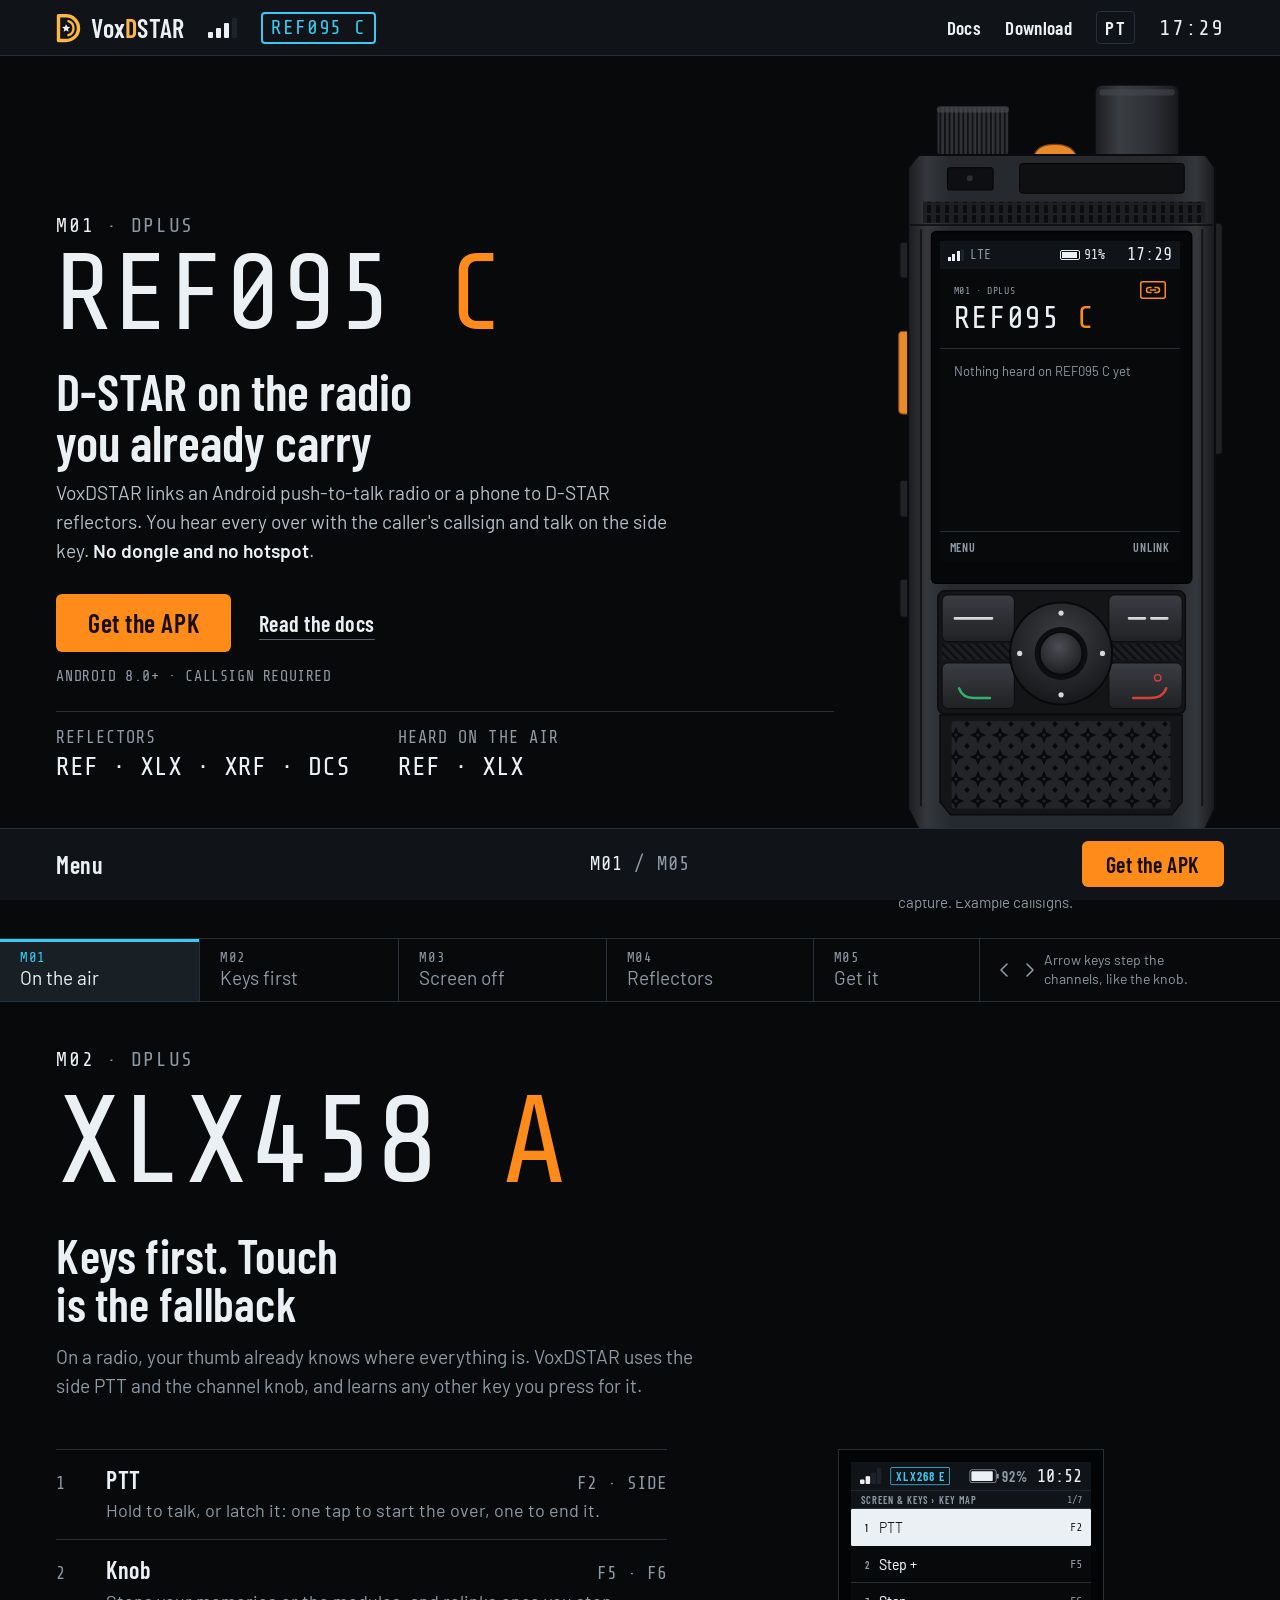
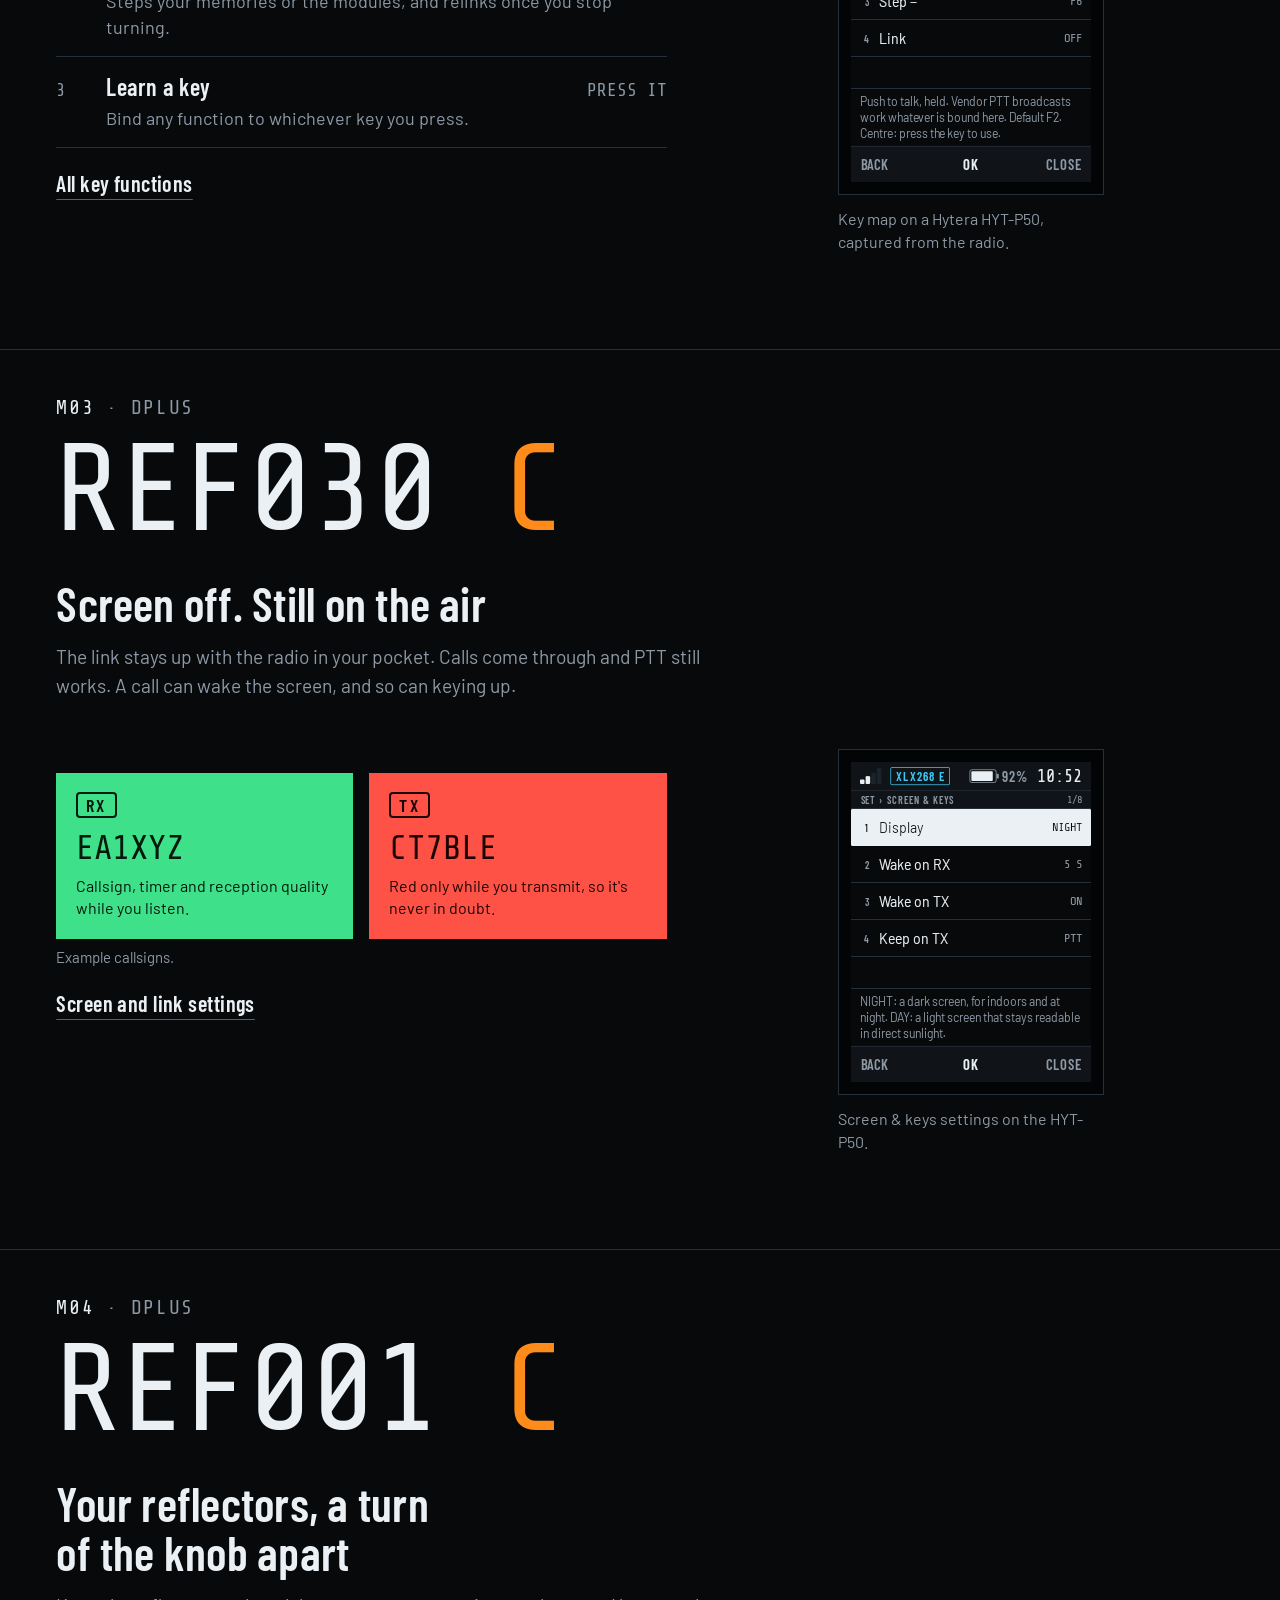
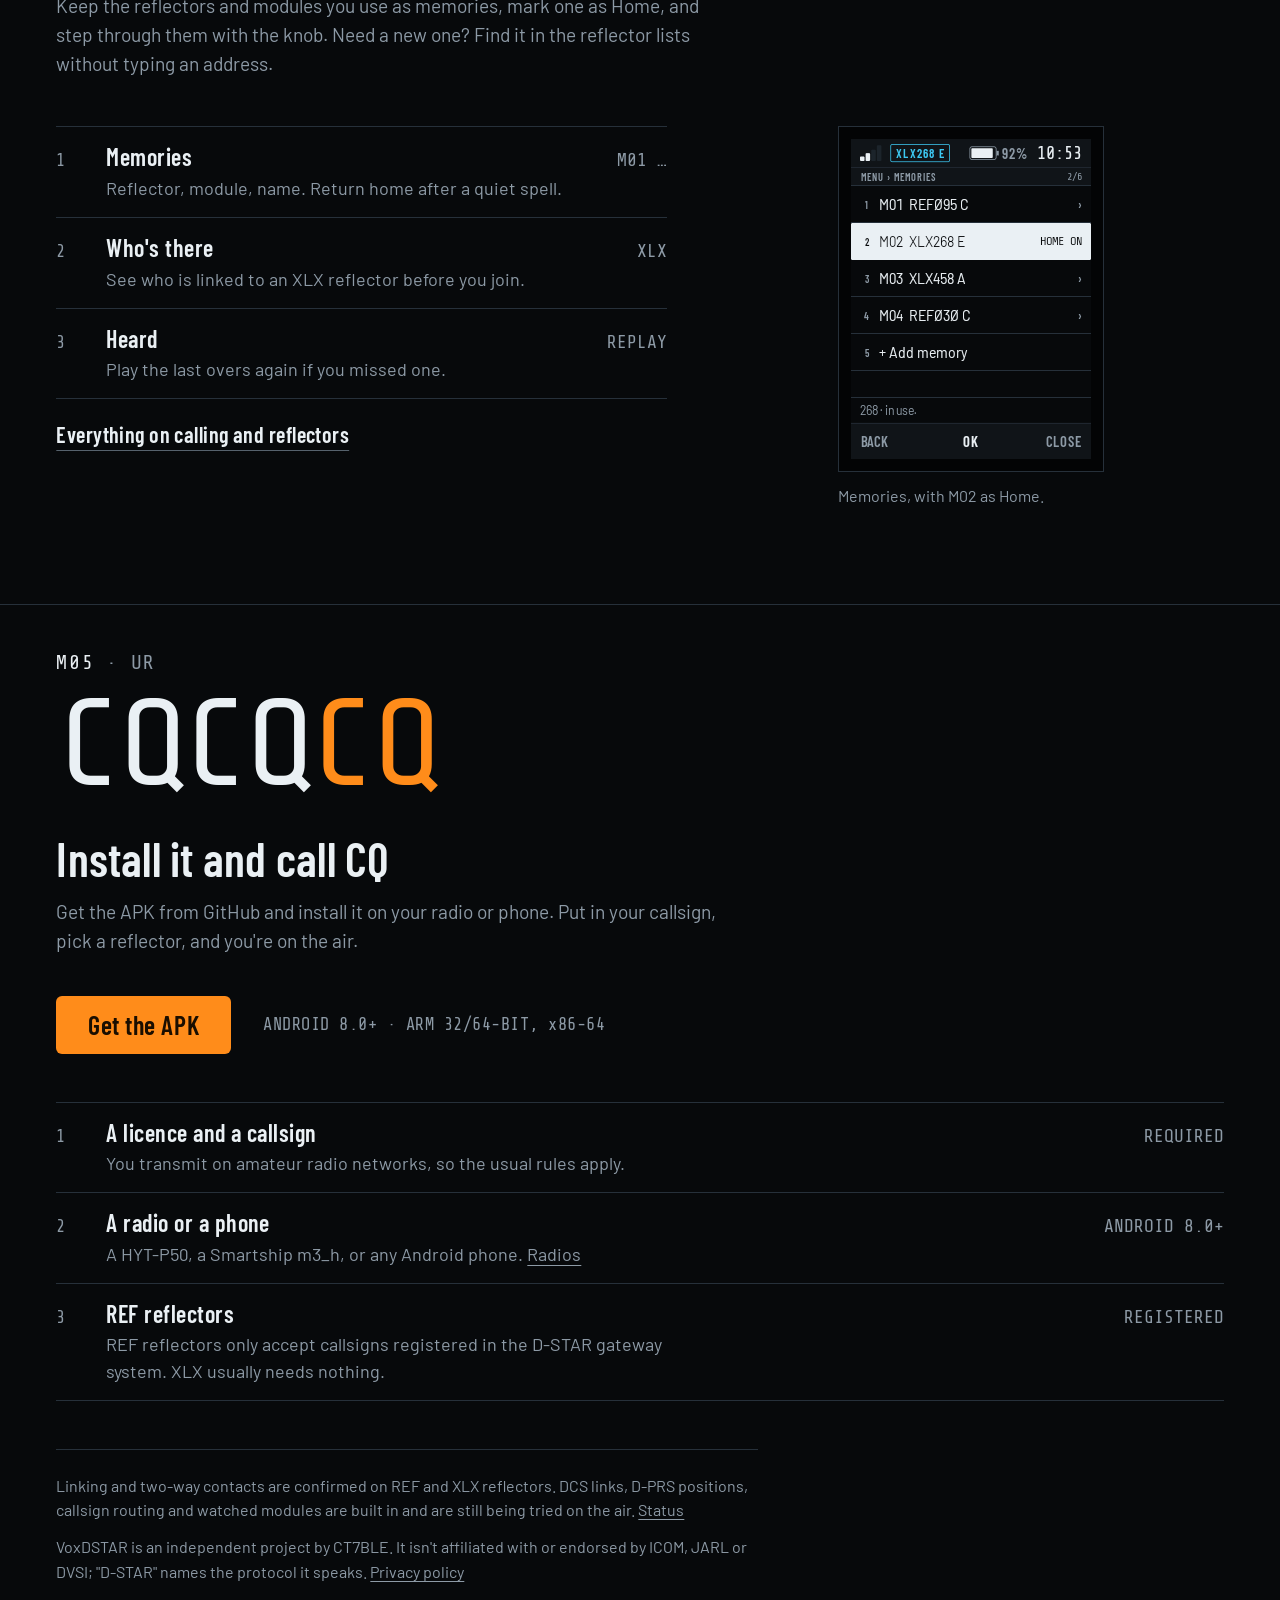
<file: index.html>
<!doctype html>
<html lang="en">
<head>
<meta charset="utf-8">
<meta name="viewport" content="width=device-width, initial-scale=1">
<title>VoxDSTAR: D-STAR for Android radios and phones</title>
<meta name="description" content="Link to D-STAR reflectors (REF, XLX, DCS) from an Android push-to-talk radio or a phone. No dongle, no hotspot.">
<meta name="theme-color" content="#101418">
<link rel="icon" href="assets/brand/icon.svg" type="image/svg+xml">
<link rel="alternate" hreflang="en" href="./">
<link rel="alternate" hreflang="pt" href="pt/">
<link rel="preload" href="assets/fonts/share-tech-mono-latin-400-normal.woff2" as="font" type="font/woff2" crossorigin>
<link rel="preload" href="assets/fonts/barlow-condensed-latin-700-normal.woff2" as="font" type="font/woff2" crossorigin>
<link rel="stylesheet" href="assets/fonts.css">
<link rel="stylesheet" href="styles.css">
<script>matchMedia("(prefers-reduced-motion: reduce)").matches||document.documentElement.classList.add("m")</script>
<script src="assets/vendor/motion-14.9.0.js" defer></script>
<script src="bank.js" defer></script>
<script src="hero.js" defer></script>
</head>
<body>
<a class="skip" href="#m01">Skip to content</a>

<header class="status">
  <a class="brand" href="#m01" aria-label="VoxDSTAR, top of page"><img src="assets/brand/mark.svg" alt="" width="25" height="32"><span>Vox<b>D</b>STAR</span></a>
  <span class="bars" aria-hidden="true"><i></i><i></i><i></i><i></i></span>
  <span class="chip" data-chip aria-hidden="true">REF095 C</span>
  <nav aria-label="Site">
    <a class="sec" href="docs/">Docs</a>
    <a class="sec" href="#m05">Download</a>
    <a class="lang" href="pt/" hreflang="pt" lang="pt">PT</a>
    <span class="clock" data-clock aria-hidden="true"></span>
  </nav>
</header>

<main class="channels">
    <section class="ch hero" id="m01" data-mem="REF095 C" aria-labelledby="m01-h">
      <div class="pitch">
        <p class="chline" data-in><b>M01</b><span>·</span><span>DPLUS</span></p>
        <p class="readout" data-in aria-hidden="true">REF095 <em>C</em></p>
        <h1 id="m01-h" data-in>D-STAR on the radio you already carry</h1>
        <p class="lede" data-in>VoxDSTAR links an Android push-to-talk radio or a phone to D-STAR reflectors. You hear every over with the caller's callsign and talk on the side key. <strong>No dongle and no hotspot</strong>.</p>
        <div class="cta" data-in>
          <a class="apk" href="https://github.com/jcalado/voxdstar/releases/latest">Get the APK</a>
          <a class="how" href="docs/">Read the docs</a>
          <p>ANDROID 8.0+ · CALLSIGN REQUIRED</p>
        </div>
        <dl class="facts" data-in>
          <div><dt>REFLECTORS</dt><dd>REF · XLX · XRF · DCS</dd></div>
          <div><dt>HEARD ON THE AIR</dt><dd>REF · XLX</dd></div>
        </dl>
      </div>
      <figure class="unit">
        <div class="p50">
          <div class="disp" role="img" aria-label="Drawing of VoxDSTAR's main screen on a HYT-P50: linked to REF095 module C, a station being heard.">
            <div class="d-status" aria-hidden="true"><span class="d-bars"><i></i><i></i><i></i><i></i></span><span class="d-net">LTE</span><span class="d-bat"><i></i>91%</span><span class="d-time" data-clock></span></div>
            <div class="d-ch" aria-hidden="true"><span>M01 · DPLUS</span><svg class="d-link" viewBox="0 0 26 18"><rect x=".75" y=".75" width="24.5" height="16.5" rx="2" fill="none" stroke="currentColor" stroke-width="1.5"/><path d="M11 6.5H9a2.5 2.5 0 0 0 0 5h2M15 6.5h2a2.5 2.5 0 0 1 0 5h-2M10.5 9h5" fill="none" stroke="currentColor" stroke-width="1.5" stroke-linecap="round"/></svg></div>
            <div class="d-ref" aria-hidden="true">REF095 <em>C</em></div>
            <div class="d-body" aria-hidden="true">
              <p class="d-idle" data-idle>Nothing heard on REF095 C yet</p>
              <div class="d-call rx" data-call><span class="t" data-call-t>RX</span><span class="lvl" data-lvl><i></i><i></i><i></i><i></i><i></i><i></i><i></i><i></i><i></i><i></i><i></i><i></i></span><b data-call-cs>EA1XYZ</b><span class="q"><span data-call-s>00:07</span><span data-call-q>BER 0.4%</span></span></div>
            </div>
            <div class="d-keys" aria-hidden="true"><span>MENU</span><span>UNLINK</span></div>
          </div>
        </div>
        <figcaption>The main screen on a HYT-P50, redrawn from a capture. Example callsigns.</figcaption>
      </figure>
    </section>
    <nav class="strip" id="channels" aria-label="Channels">
      <h2>Memories <span>5</span></h2>
      <ol>
        <li><a href="#m01" aria-current="true"><span class="n">M01</span>On the air<span class="m">REF095 C</span></a></li>
        <li><a href="#m02"><span class="n">M02</span>Keys first<span class="m">XLX458 A</span></a></li>
        <li><a href="#m03"><span class="n">M03</span>Screen off<span class="m">REF030 C</span></a></li>
        <li><a href="#m04"><span class="n">M04</span>Reflectors<span class="m">REF001 C</span></a></li>
        <li><a href="#m05"><span class="n">M05</span>Get it<span class="m">CQCQCQ</span></a></li>
      </ol>
      <p class="help"><svg width="34" height="18" viewBox="0 0 34 18" aria-hidden="true"><path d="M7 3 1 9l6 6M27 3l6 6-6 6" fill="none" stroke="currentColor" stroke-width="1.6" stroke-linecap="round" stroke-linejoin="round"/></svg>Arrow keys step the channels, like the knob.</p>
    </nav>

    <section class="ch" id="m02" data-mem="XLX458 A" aria-labelledby="m02-h">
      <p class="chline"><b>M02</b><span>·</span><span>DPLUS</span></p>
      <p class="readout" aria-hidden="true">XLX458 <em>A</em></p>
      <h2 id="m02-h">Keys first. Touch is the fallback</h2>
      <p class="lede">On a radio, your thumb already knows where everything is. VoxDSTAR uses the side PTT and the channel knob, and learns any other key you press for it.</p>
      <div class="split">
        <div>
          <ol class="rows">
            <li><span class="n">1</span><b>PTT</b><span class="v">F2 · SIDE</span><p>Hold to talk, or latch it: one tap to start the over, one to end it.</p></li>
            <li><span class="n">2</span><b>Knob</b><span class="v">F5 · F6</span><p>Steps your memories or the modules, and relinks once you stop turning.</p></li>
            <li><span class="n">3</span><b>Learn a key</b><span class="v">PRESS IT</span><p>Bind any function to whichever key you press.</p></li>
          </ol>
          <p class="more"><a href="docs/#d03">All key functions</a></p>
        </div>
        <figure class="screen native">
          <div class="frame"><img src="assets/shots/p50-keymap.png" alt="VoxDSTAR's key map page on a HYT-P50: PTT on F2, Step + on F5, Step − on F6, Link off." width="240" height="320" loading="lazy"></div>
          <figcaption>Key map on a Hytera HYT-P50, captured from the radio.</figcaption>
        </figure>
      </div>
    </section>

    <section class="ch" id="m03" data-mem="REF030 C" aria-labelledby="m03-h">
      <p class="chline"><b>M03</b><span>·</span><span>DPLUS</span></p>
      <p class="readout" aria-hidden="true">REF030 <em>C</em></p>
      <h2 id="m03-h">Screen off. Still on the air</h2>
      <p class="lede">The link stays up with the radio in your pocket. Calls come through and PTT still works. A call can wake the screen, and so can keying up.</p>
      <div class="split">
        <div>
          <div class="states" aria-label="Call panels">
            <div class="state rx"><span class="t">RX</span><b>EA1XYZ</b><p>Callsign, timer and reception quality while you listen.</p></div>
            <div class="state tx"><span class="t">TX</span><b>CT7BLE</b><p>Red only while you transmit, so it's never in doubt.</p></div>
          </div>
          <p class="example">Example callsigns.</p>
          <p class="more"><a href="docs/#d04">Screen and link settings</a></p>
        </div>
        <figure class="screen native">
          <div class="frame"><img src="assets/shots/p50-screen-keys.png" alt="Screen and keys settings on a HYT-P50: Display night, Wake on RX 5 seconds, Wake on TX on, Keep on TX PTT." width="240" height="320" loading="lazy"></div>
          <figcaption>Screen &amp; keys settings on the HYT-P50.</figcaption>
        </figure>
      </div>
    </section>

    <section class="ch" id="m04" data-mem="REF001 C" aria-labelledby="m04-h">
      <p class="chline"><b>M04</b><span>·</span><span>DPLUS</span></p>
      <p class="readout" aria-hidden="true">REF001 <em>C</em></p>
      <h2 id="m04-h">Your reflectors, a turn of the knob apart</h2>
      <p class="lede">Keep the reflectors and modules you use as memories, mark one as Home, and step through them with the knob. Need a new one? Find it in the reflector lists without typing an address.</p>
      <div class="split">
        <div>
          <ol class="rows">
            <li><span class="n">1</span><b>Memories</b><span class="v">M01 …</span><p>Reflector, module, name. Return home after a quiet spell.</p></li>
            <li><span class="n">2</span><b>Who's there</b><span class="v">XLX</span><p>See who is linked to an XLX reflector before you join.</p></li>
            <li><span class="n">3</span><b>Heard</b><span class="v">REPLAY</span><p>Play the last overs again if you missed one.</p></li>
          </ol>
          <p class="more"><a href="docs/#d05">Everything on calling and reflectors</a></p>
        </div>
        <figure class="screen native">
          <div class="frame"><img src="assets/shots/p50-memories.png" alt="Memories list on a HYT-P50: M01 REF095 C, M02 XLX268 E marked Home, M03 XLX458 A, M04 REF030 C, Add memory." width="240" height="320" loading="lazy"></div>
          <figcaption>Memories, with M02 as Home.</figcaption>
        </figure>
      </div>
    </section>

    <section class="ch" id="m05" data-mem="CQCQCQ" aria-labelledby="m05-h">
      <p class="chline"><b>M05</b><span>·</span><span>UR</span></p>
      <p class="readout" aria-hidden="true">CQCQ<em>CQ</em></p>
      <h2 id="m05-h">Install it and call CQ</h2>
      <p class="lede">Get the APK from GitHub and install it on your radio or phone. Put in your callsign, pick a reflector, and you're on the air.</p>
      <div class="get">
        <a class="apk" href="https://github.com/jcalado/voxdstar/releases/latest">Get the APK</a>
        <p>ANDROID 8.0+ · ARM 32/64-BIT, x86-64</p>
      </div>
      <ol class="rows need">
        <li><span class="n">1</span><b>A licence and a callsign</b><span class="v">REQUIRED</span><p>You transmit on amateur radio networks, so the usual rules apply.</p></li>
        <li><span class="n">2</span><b>A radio or a phone</b><span class="v">ANDROID 8.0+</span><p>A HYT-P50, a Smartship m3_h, or any Android phone. <a href="docs/#d02">Radios</a></p></li>
        <li><span class="n">3</span><b>REF reflectors</b><span class="v">REGISTERED</span><p>REF reflectors only accept callsigns registered in the D-STAR gateway system. XLX usually needs nothing.</p></li>
      </ol>
      <div class="fine">
        <p>Linking and two-way contacts are confirmed on REF and XLX reflectors. DCS links, D-PRS positions, callsign routing and watched modules are built in and are still being tried on the air. <a href="docs/#d08">Status</a></p>
        <p>VoxDSTAR is an independent project by CT7BLE. It isn't affiliated with or endorsed by ICOM, JARL or DVSI; "D-STAR" names the protocol it speaks. <a href="privacy/">Privacy policy</a></p>
      </div>
    </section>
</main>

<footer class="soft">
  <a class="menu" href="#channels">Menu</a>
  <span class="count" data-count aria-hidden="true"><b>M01</b> / M05</span>
  <a class="apk" href="https://github.com/jcalado/voxdstar/releases/latest">Get the APK</a>
</footer>
</body>
</html>
</file>
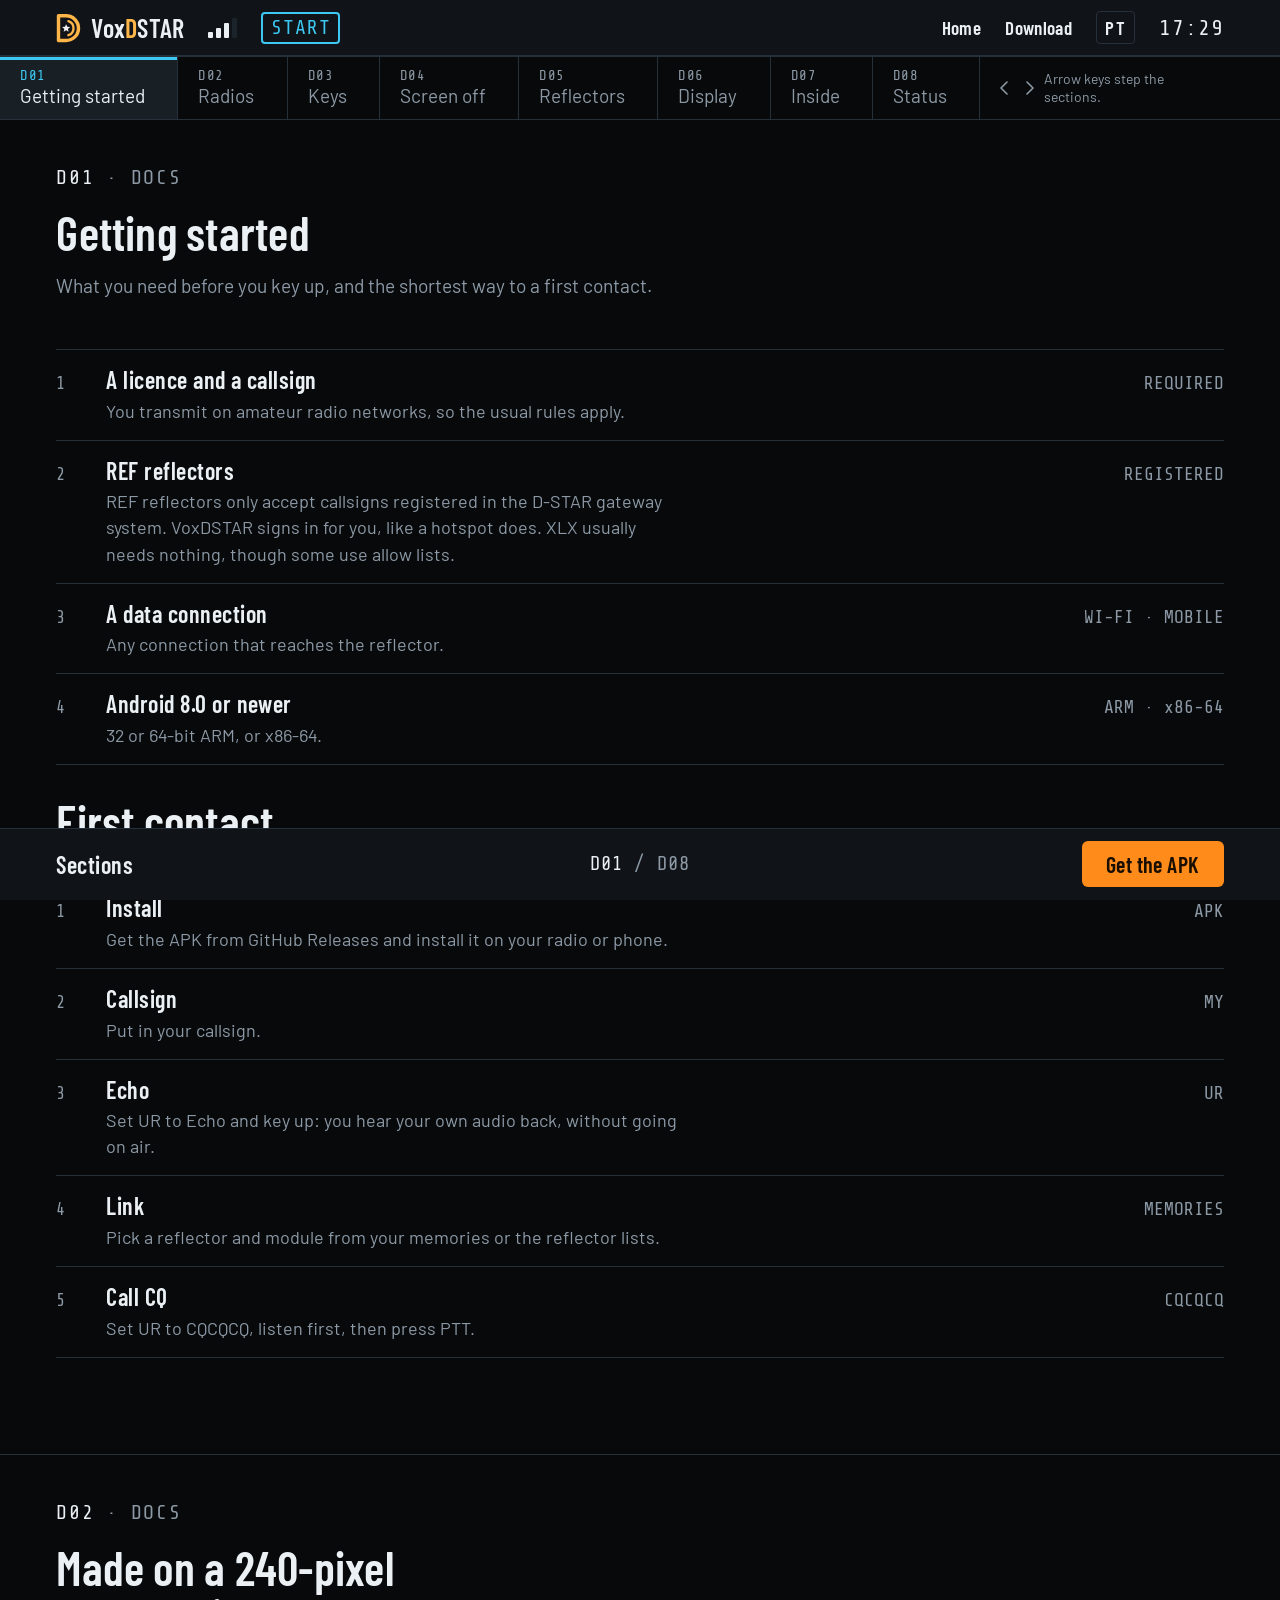
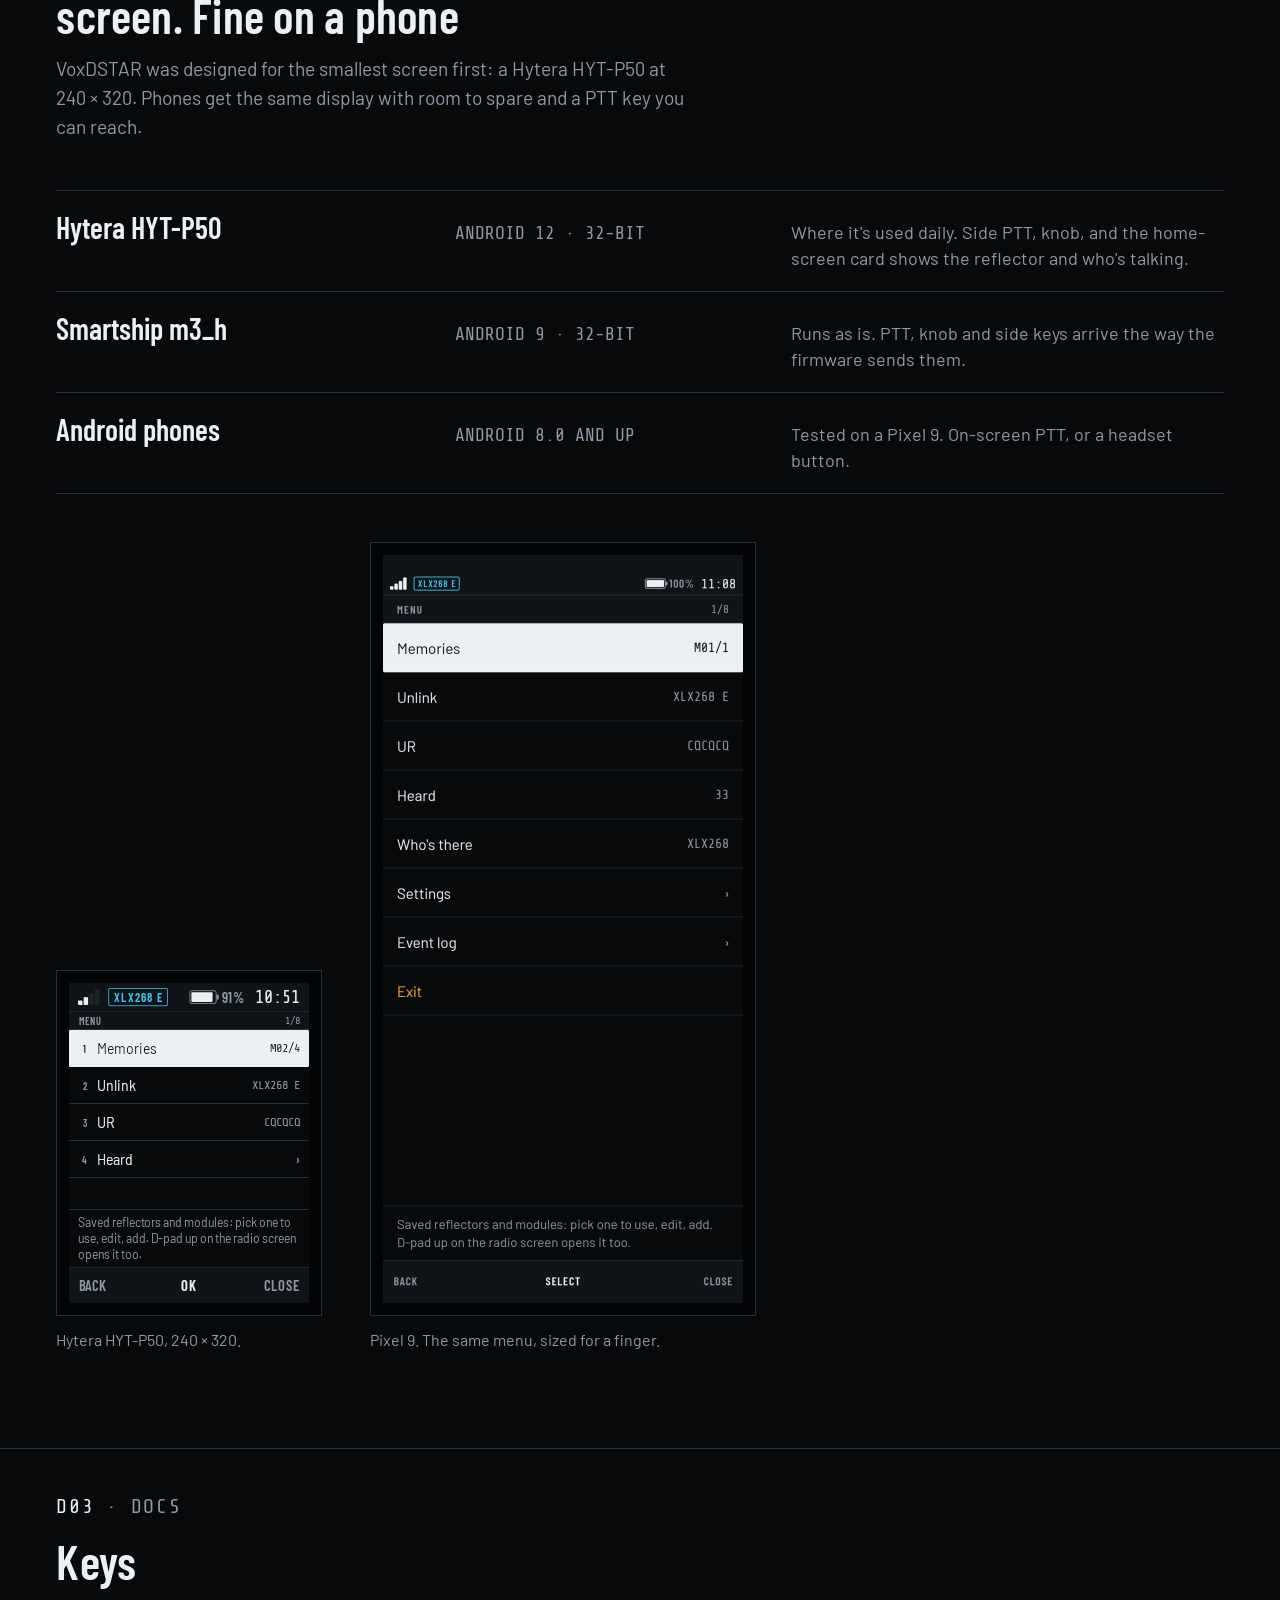
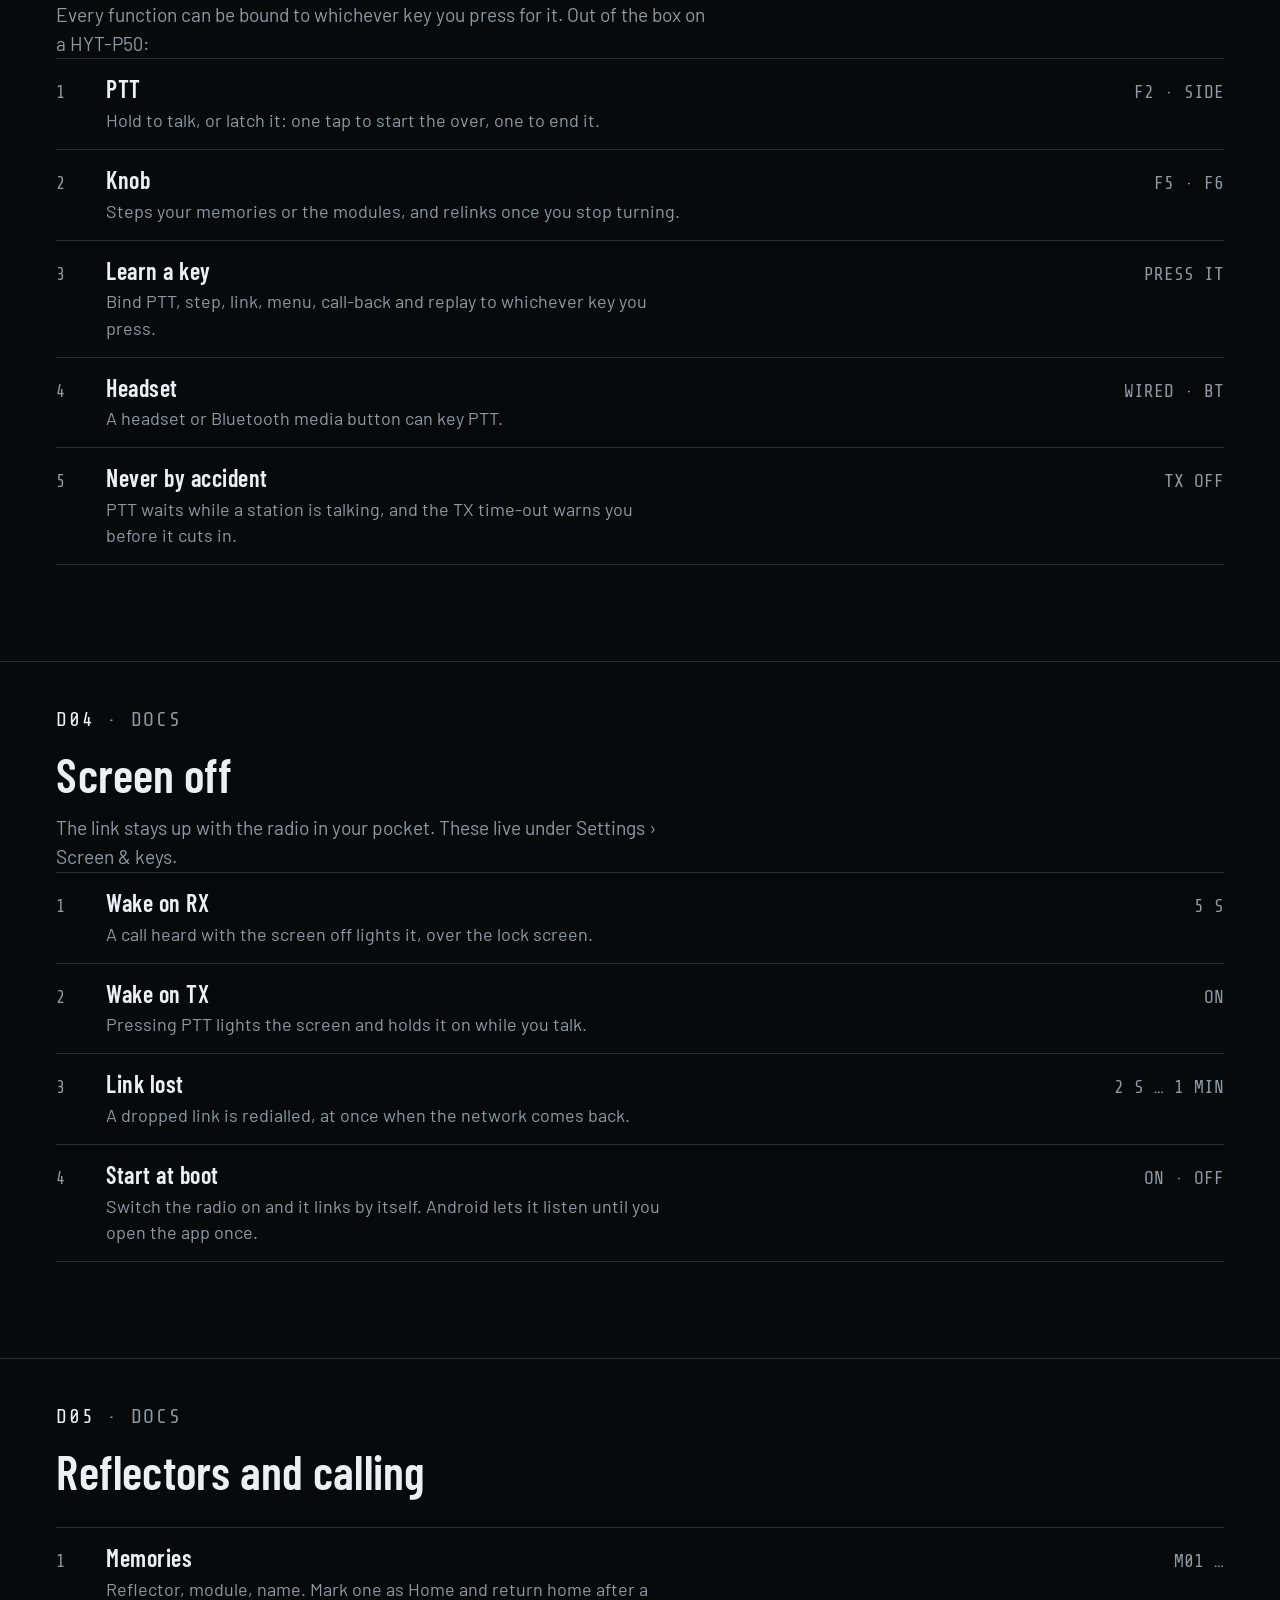
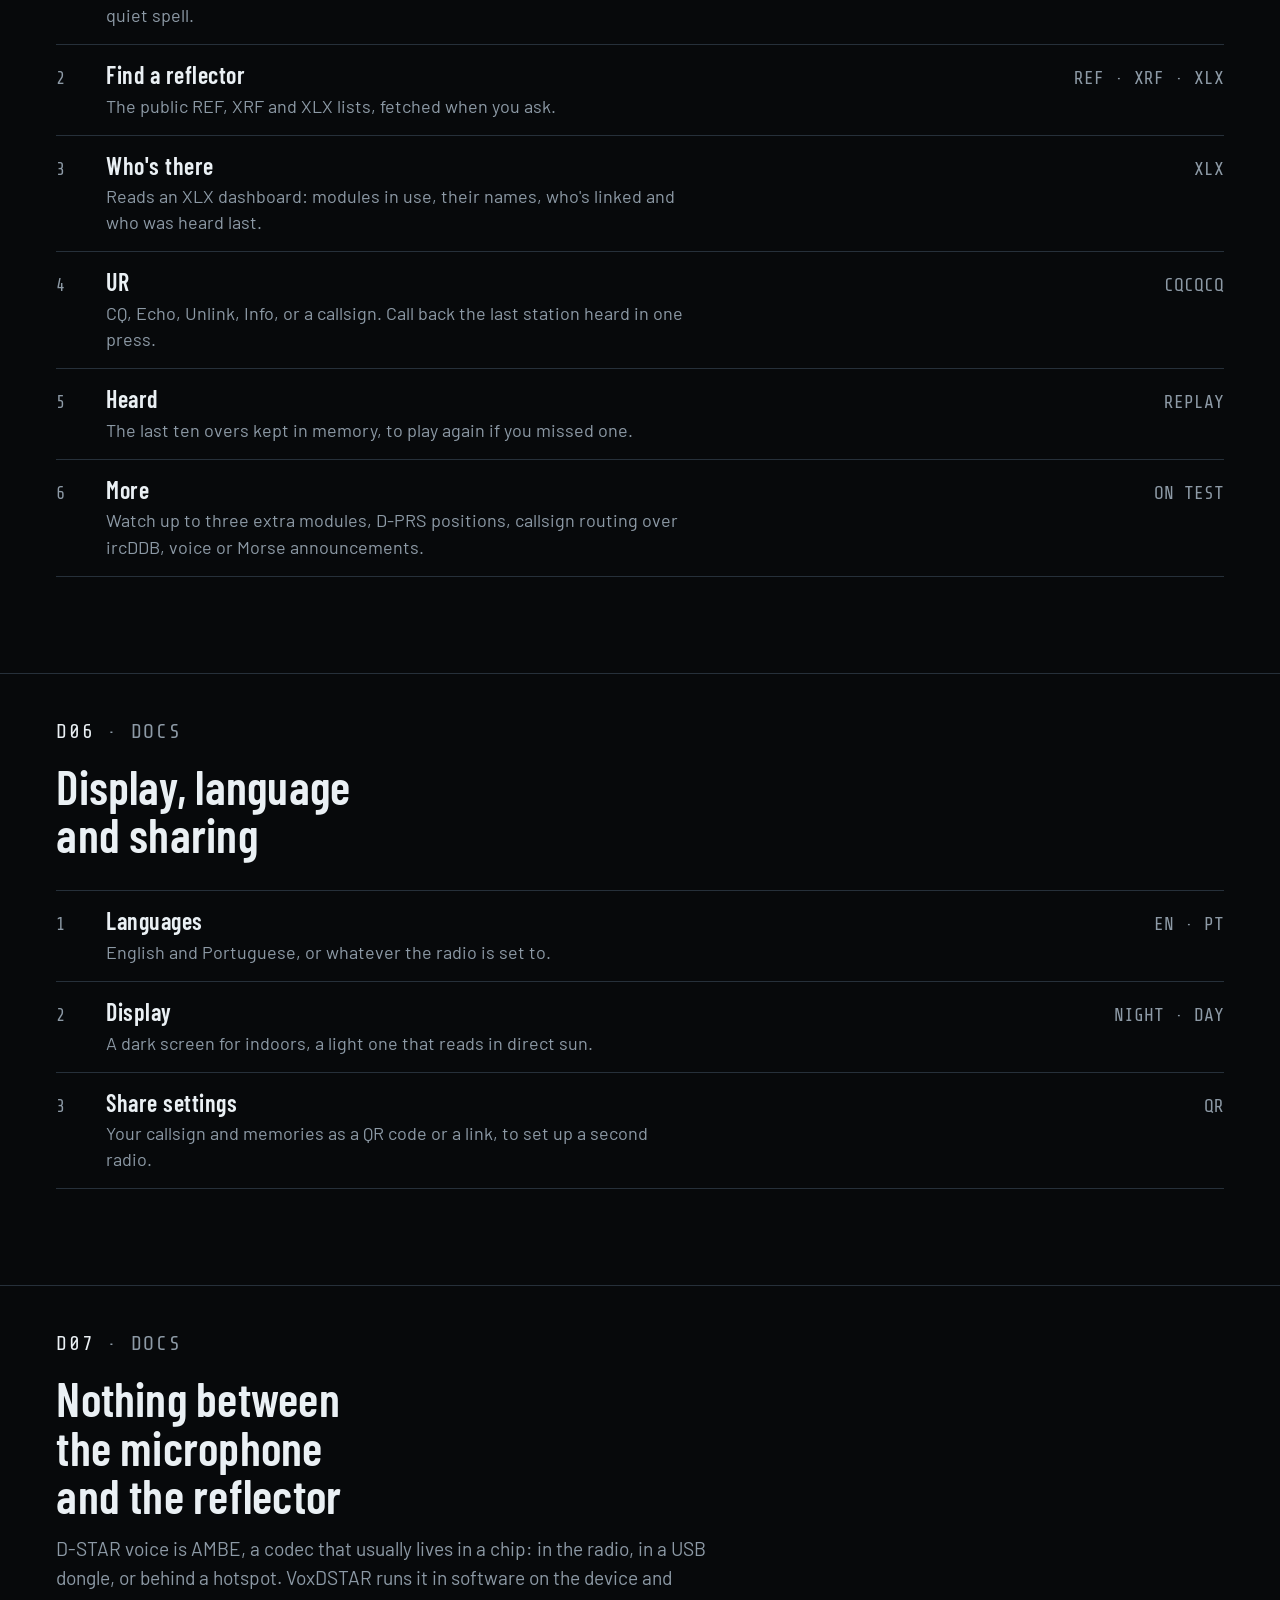
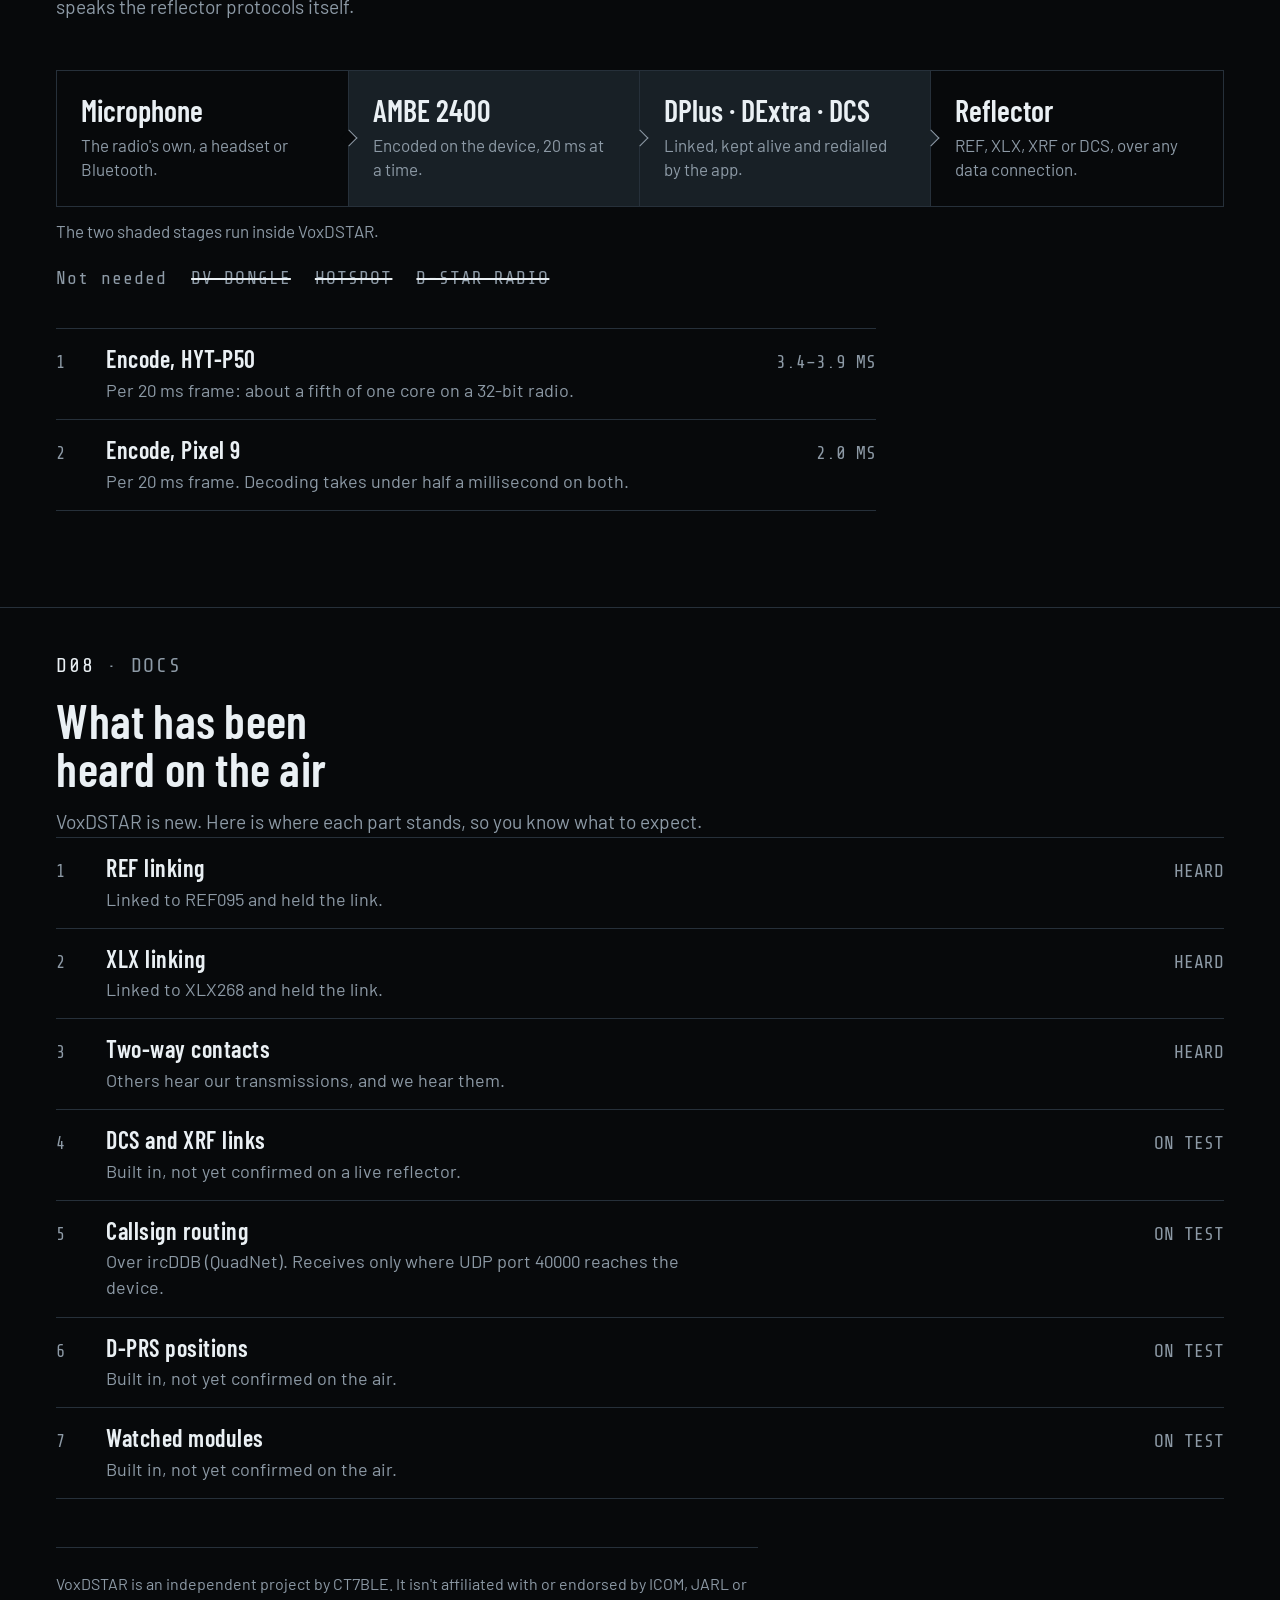
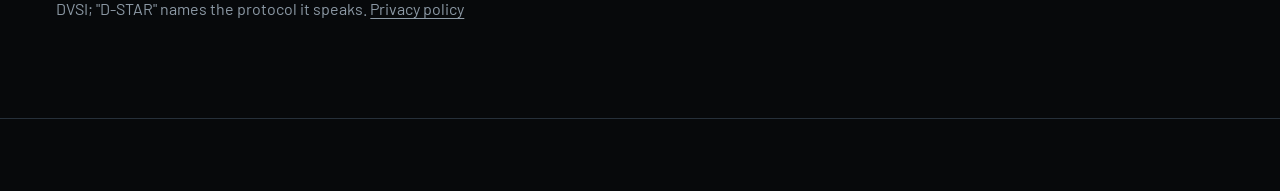
<file: docs/index.html>
<!doctype html>
<html lang="en">
<head>
<meta charset="utf-8">
<meta name="viewport" content="width=device-width, initial-scale=1">
<title>VoxDSTAR documentation</title>
<meta name="description" content="Getting started with VoxDSTAR: radios, keys, screen-off operation, reflectors and calling, how it works inside, and what has been heard on the air.">
<meta name="theme-color" content="#101418">
<link rel="icon" href="../assets/brand/icon.svg" type="image/svg+xml">
<link rel="alternate" hreflang="en" href="./">
<link rel="alternate" hreflang="pt" href="../pt/docs/">
<link rel="preload" href="../assets/fonts/share-tech-mono-latin-400-normal.woff2" as="font" type="font/woff2" crossorigin>
<link rel="preload" href="../assets/fonts/barlow-condensed-latin-700-normal.woff2" as="font" type="font/woff2" crossorigin>
<link rel="stylesheet" href="../assets/fonts.css">
<link rel="stylesheet" href="../styles.css">
<script src="../bank.js" defer></script>
</head>
<body>
<a class="skip" href="#d01">Skip to content</a>

<header class="status">
  <a class="brand" href="../" aria-label="VoxDSTAR home"><img src="../assets/brand/mark.svg" alt="" width="25" height="32"><span>Vox<b>D</b>STAR</span></a>
  <span class="bars" aria-hidden="true"><i></i><i></i><i></i><i></i></span>
  <span class="chip" data-chip aria-hidden="true">START</span>
  <nav aria-label="Site">
    <a class="sec" href="../">Home</a>
    <a class="sec" href="../#m05">Download</a>
    <a class="lang" href="../pt/docs/" hreflang="pt" lang="pt">PT</a>
    <span class="clock" data-clock aria-hidden="true"></span>
  </nav>
</header>

<main class="channels docs">
    <nav class="strip" id="channels" aria-label="Documentation">
      <h2>Documentation <span>8</span></h2>
      <ol>
        <li><a href="#d01" aria-current="true"><span class="n">D01</span>Getting started</a></li>
        <li><a href="#d02"><span class="n">D02</span>Radios</a></li>
        <li><a href="#d03"><span class="n">D03</span>Keys</a></li>
        <li><a href="#d04"><span class="n">D04</span>Screen off</a></li>
        <li><a href="#d05"><span class="n">D05</span>Reflectors</a></li>
        <li><a href="#d06"><span class="n">D06</span>Display</a></li>
        <li><a href="#d07"><span class="n">D07</span>Inside</a></li>
        <li><a href="#d08"><span class="n">D08</span>Status</a></li>
      </ol>
      <p class="help"><svg width="34" height="18" viewBox="0 0 34 18" aria-hidden="true"><path d="M7 3 1 9l6 6M27 3l6 6-6 6" fill="none" stroke="currentColor" stroke-width="1.6" stroke-linecap="round" stroke-linejoin="round"/></svg>Arrow keys step the sections.</p>
    </nav>

    <section class="ch" id="d01" data-mem="START" aria-labelledby="d01-h">
      <p class="chline"><b>D01</b><span>·</span><span>DOCS</span></p>
      <h1 id="d01-h" class="sr-only">VoxDSTAR documentation</h1>
      <h2>Getting started</h2>
      <p class="lede">What you need before you key up, and the shortest way to a first contact.</p>
      <ol class="rows need">
        <li><span class="n">1</span><b>A licence and a callsign</b><span class="v">REQUIRED</span><p>You transmit on amateur radio networks, so the usual rules apply.</p></li>
        <li><span class="n">2</span><b>REF reflectors</b><span class="v">REGISTERED</span><p>REF reflectors only accept callsigns registered in the D-STAR gateway system. VoxDSTAR signs in for you, like a hotspot does. XLX usually needs nothing, though some use allow lists.</p></li>
        <li><span class="n">3</span><b>A data connection</b><span class="v">WI-FI · MOBILE</span><p>Any connection that reaches the reflector.</p></li>
        <li><span class="n">4</span><b>Android 8.0 or newer</b><span class="v">ARM · x86-64</span><p>32 or 64-bit ARM, or x86-64.</p></li>
      </ol>
      <h2>First contact</h2>
      <ol class="rows">
        <li><span class="n">1</span><b>Install</b><span class="v">APK</span><p>Get the APK from GitHub Releases and install it on your radio or phone.</p></li>
        <li><span class="n">2</span><b>Callsign</b><span class="v">MY</span><p>Put in your callsign.</p></li>
        <li><span class="n">3</span><b>Echo</b><span class="v">UR</span><p>Set UR to Echo and key up: you hear your own audio back, without going on air.</p></li>
        <li><span class="n">4</span><b>Link</b><span class="v">MEMORIES</span><p>Pick a reflector and module from your memories or the reflector lists.</p></li>
        <li><span class="n">5</span><b>Call CQ</b><span class="v">CQCQCQ</span><p>Set UR to CQCQCQ, listen first, then press PTT.</p></li>
      </ol>
    </section>

    <section class="ch" id="d02" data-mem="RADIOS" aria-labelledby="d02-h">
      <p class="chline"><b>D02</b><span>·</span><span>DOCS</span></p>
      <h2 id="d02-h">Made on a 240-pixel screen. Fine on a phone</h2>
      <p class="lede">VoxDSTAR was designed for the smallest screen first: a Hytera HYT-P50 at 240 × 320. Phones get the same display with room to spare and a PTT key you can reach.</p>
      <ul class="radios">
        <li><b>Hytera HYT-P50</b><span class="os">ANDROID 12 · 32-BIT</span><p>Where it's used daily. Side PTT, knob, and the home-screen card shows the reflector and who's talking.</p></li>
        <li><b>Smartship m3_h</b><span class="os">ANDROID 9 · 32-BIT</span><p>Runs as is. PTT, knob and side keys arrive the way the firmware sends them.</p></li>
        <li><b>Android phones</b><span class="os">ANDROID 8.0 AND UP</span><p>Tested on a Pixel 9. On-screen PTT, or a headset button.</p></li>
      </ul>
      <div class="devices">
        <figure class="screen native">
          <div class="frame"><img src="../assets/shots/p50-menu.png" alt="VoxDSTAR's menu on a HYT-P50: Memories, Unlink XLX268 E, UR CQCQCQ, Heard, with a help line at the bottom." width="240" height="320" loading="lazy"></div>
          <figcaption>Hytera HYT-P50, 240 × 320.</figcaption>
        </figure>
        <figure class="screen phone">
          <div class="frame"><img src="../assets/shots/pixel-menu.png" alt="The same VoxDSTAR menu on a Pixel 9: Memories, Unlink XLX268 E, UR CQCQCQ, Heard, Who's there, Settings, Event log, Exit." width="720" height="1496" loading="lazy"></div>
          <figcaption>Pixel 9. The same menu, sized for a finger.</figcaption>
        </figure>
      </div>
    </section>

    <section class="ch" id="d03" data-mem="KEYS" aria-labelledby="d03-h">
      <p class="chline"><b>D03</b><span>·</span><span>DOCS</span></p>
      <h2 id="d03-h">Keys</h2>
      <p class="lede">Every function can be bound to whichever key you press for it. Out of the box on a HYT-P50:</p>
      <ol class="rows">
        <li><span class="n">1</span><b>PTT</b><span class="v">F2 · SIDE</span><p>Hold to talk, or latch it: one tap to start the over, one to end it.</p></li>
        <li><span class="n">2</span><b>Knob</b><span class="v">F5 · F6</span><p>Steps your memories or the modules, and relinks once you stop turning.</p></li>
        <li><span class="n">3</span><b>Learn a key</b><span class="v">PRESS IT</span><p>Bind PTT, step, link, menu, call-back and replay to whichever key you press.</p></li>
        <li><span class="n">4</span><b>Headset</b><span class="v">WIRED · BT</span><p>A headset or Bluetooth media button can key PTT.</p></li>
        <li><span class="n">5</span><b>Never by accident</b><span class="v">TX OFF</span><p>PTT waits while a station is talking, and the TX time-out warns you before it cuts in.</p></li>
      </ol>
    </section>

    <section class="ch" id="d04" data-mem="SCREEN" aria-labelledby="d04-h">
      <p class="chline"><b>D04</b><span>·</span><span>DOCS</span></p>
      <h2 id="d04-h">Screen off</h2>
      <p class="lede">The link stays up with the radio in your pocket. These live under Settings › Screen &amp; keys.</p>
      <ol class="rows">
        <li><span class="n">1</span><b>Wake on RX</b><span class="v">5 S</span><p>A call heard with the screen off lights it, over the lock screen.</p></li>
        <li><span class="n">2</span><b>Wake on TX</b><span class="v">ON</span><p>Pressing PTT lights the screen and holds it on while you talk.</p></li>
        <li><span class="n">3</span><b>Link lost</b><span class="v">2 S … 1 MIN</span><p>A dropped link is redialled, at once when the network comes back.</p></li>
        <li><span class="n">4</span><b>Start at boot</b><span class="v">ON · OFF</span><p>Switch the radio on and it links by itself. Android lets it listen until you open the app once.</p></li>
      </ol>
    </section>

    <section class="ch" id="d05" data-mem="REFLECT" aria-labelledby="d05-h">
      <p class="chline"><b>D05</b><span>·</span><span>DOCS</span></p>
      <h2 id="d05-h">Reflectors and calling</h2>
      <ol class="rows">
        <li><span class="n">1</span><b>Memories</b><span class="v">M01 …</span><p>Reflector, module, name. Mark one as Home and return home after a quiet spell.</p></li>
        <li><span class="n">2</span><b>Find a reflector</b><span class="v">REF · XRF · XLX</span><p>The public REF, XRF and XLX lists, fetched when you ask.</p></li>
        <li><span class="n">3</span><b>Who's there</b><span class="v">XLX</span><p>Reads an XLX dashboard: modules in use, their names, who's linked and who was heard last.</p></li>
        <li><span class="n">4</span><b>UR</b><span class="v">CQCQCQ</span><p>CQ, Echo, Unlink, Info, or a callsign. Call back the last station heard in one press.</p></li>
        <li><span class="n">5</span><b>Heard</b><span class="v">REPLAY</span><p>The last ten overs kept in memory, to play again if you missed one.</p></li>
        <li><span class="n">6</span><b>More</b><span class="v">ON TEST</span><p>Watch up to three extra modules, D-PRS positions, callsign routing over ircDDB, voice or Morse announcements.</p></li>
      </ol>
    </section>

    <section class="ch" id="d06" data-mem="DISPLAY" aria-labelledby="d06-h">
      <p class="chline"><b>D06</b><span>·</span><span>DOCS</span></p>
      <h2 id="d06-h">Display, language and sharing</h2>
      <ol class="rows">
        <li><span class="n">1</span><b>Languages</b><span class="v">EN · PT</span><p>English and Portuguese, or whatever the radio is set to.</p></li>
        <li><span class="n">2</span><b>Display</b><span class="v">NIGHT · DAY</span><p>A dark screen for indoors, a light one that reads in direct sun.</p></li>
        <li><span class="n">3</span><b>Share settings</b><span class="v">QR</span><p>Your callsign and memories as a QR code or a link, to set up a second radio.</p></li>
      </ol>
    </section>

    <section class="ch" id="d07" data-mem="INSIDE" aria-labelledby="d07-h">
      <p class="chline"><b>D07</b><span>·</span><span>DOCS</span></p>
      <h2 id="d07-h">Nothing between the microphone and the reflector</h2>
      <p class="lede">D-STAR voice is AMBE, a codec that usually lives in a chip: in the radio, in a USB dongle, or behind a hotspot. VoxDSTAR runs it in software on the device and speaks the reflector protocols itself.</p>
      <ol class="path" aria-label="Signal path">
        <li><b>Microphone</b><p>The radio's own, a headset or Bluetooth.</p></li>
        <li class="app"><b>AMBE 2400</b><p>Encoded on the device, 20 ms at a time.</p></li>
        <li class="app"><b>DPlus · DExtra · DCS</b><p>Linked, kept alive and redialled by the app.</p></li>
        <li><b>Reflector</b><p>REF, XLX, XRF or DCS, over any data connection.</p></li>
      </ol>
      <p class="pathnote">The two shaded stages run inside VoxDSTAR.</p>
      <p class="notneeded"><span>Not needed</span><s>DV DONGLE</s><s>HOTSPOT</s><s>D-STAR RADIO</s></p>
      <ol class="rows encode" aria-label="Codec speed">
        <li><span class="n">1</span><b>Encode, HYT-P50</b><span class="v">3.4–3.9 MS</span><p>Per 20 ms frame: about a fifth of one core on a 32-bit radio.</p></li>
        <li><span class="n">2</span><b>Encode, Pixel 9</b><span class="v">2.0 MS</span><p>Per 20 ms frame. Decoding takes under half a millisecond on both.</p></li>
      </ol>
    </section>

    <section class="ch" id="d08" data-mem="STATUS" aria-labelledby="d08-h">
      <p class="chline"><b>D08</b><span>·</span><span>DOCS</span></p>
      <h2 id="d08-h">What has been heard on the air</h2>
      <p class="lede">VoxDSTAR is new. Here is where each part stands, so you know what to expect.</p>
      <ol class="rows">
        <li><span class="n">1</span><b>REF linking</b><span class="v">HEARD</span><p>Linked to REF095 and held the link.</p></li>
        <li><span class="n">2</span><b>XLX linking</b><span class="v">HEARD</span><p>Linked to XLX268 and held the link.</p></li>
        <li><span class="n">3</span><b>Two-way contacts</b><span class="v">HEARD</span><p>Others hear our transmissions, and we hear them.</p></li>
        <li><span class="n">4</span><b>DCS and XRF links</b><span class="v">ON TEST</span><p>Built in, not yet confirmed on a live reflector.</p></li>
        <li><span class="n">5</span><b>Callsign routing</b><span class="v">ON TEST</span><p>Over ircDDB (QuadNet). Receives only where UDP port 40000 reaches the device.</p></li>
        <li><span class="n">6</span><b>D-PRS positions</b><span class="v">ON TEST</span><p>Built in, not yet confirmed on the air.</p></li>
        <li><span class="n">7</span><b>Watched modules</b><span class="v">ON TEST</span><p>Built in, not yet confirmed on the air.</p></li>
      </ol>
      <div class="fine">
        <p>VoxDSTAR is an independent project by CT7BLE. It isn't affiliated with or endorsed by ICOM, JARL or DVSI; "D-STAR" names the protocol it speaks. <a href="../privacy/">Privacy policy</a></p>
      </div>
    </section>
</main>

<footer class="soft">
  <a class="menu" href="#channels">Sections</a>
  <span class="count" data-count aria-hidden="true"><b>D01</b> / D08</span>
  <a class="apk" href="https://github.com/jcalado/voxdstar/releases/latest">Get the APK</a>
</footer>
</body>
</html>
</file>
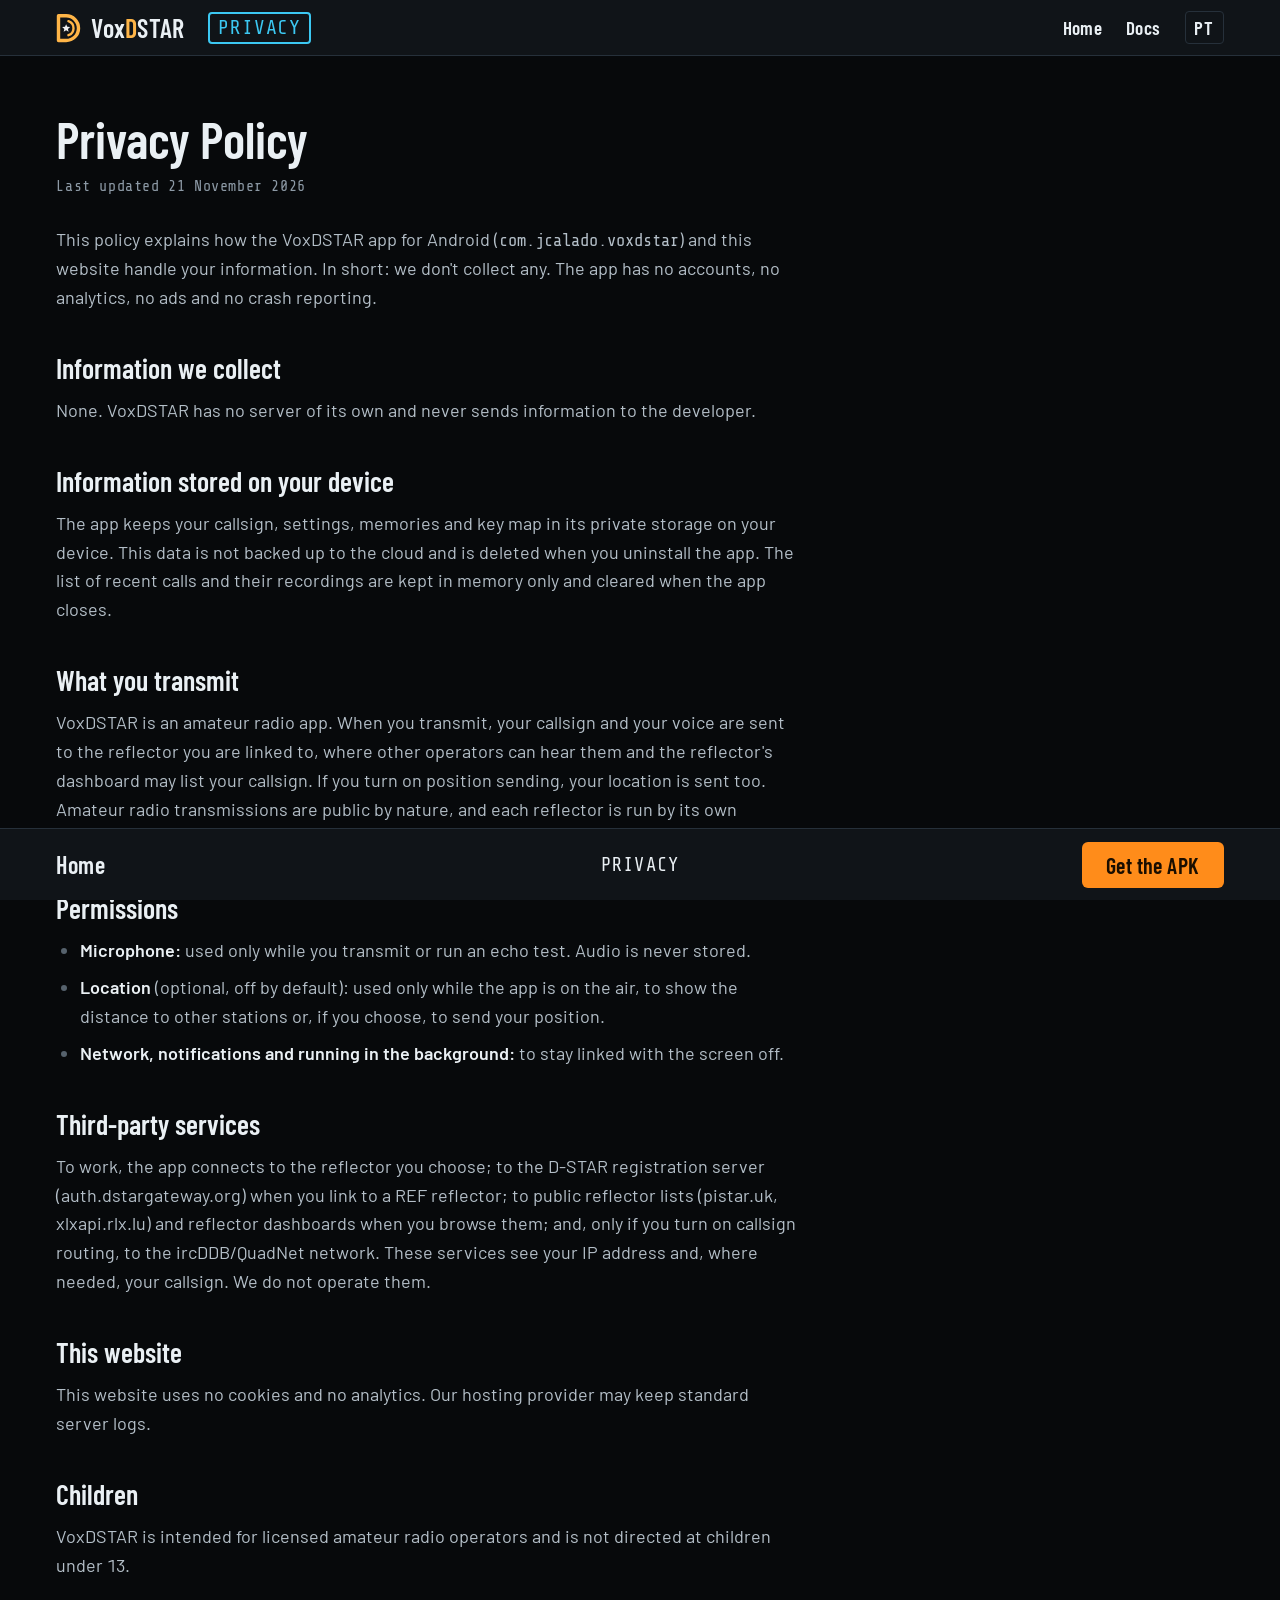
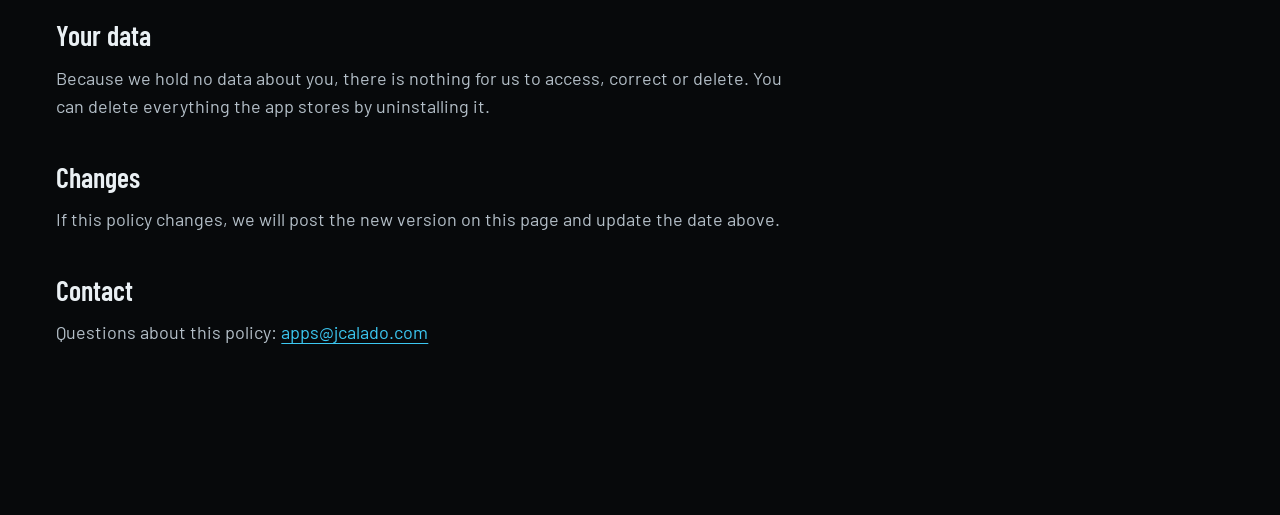
<file: privacy/index.html>
<!doctype html>
<html lang="en">
<head>
<meta charset="utf-8">
<meta name="viewport" content="width=device-width, initial-scale=1">
<title>Privacy Policy · VoxDSTAR</title>
<meta name="description" content="What the VoxDSTAR app does with your data: the developer collects nothing; what you transmit goes to the D-STAR network you choose.">
<meta name="theme-color" content="#101418">
<link rel="icon" href="../assets/brand/icon.svg" type="image/svg+xml">
<link rel="alternate" hreflang="en" href="./">
<link rel="alternate" hreflang="pt" href="../pt/privacy/">
<link rel="preload" href="../assets/fonts/share-tech-mono-latin-400-normal.woff2" as="font" type="font/woff2" crossorigin>
<link rel="preload" href="../assets/fonts/barlow-condensed-latin-700-normal.woff2" as="font" type="font/woff2" crossorigin>
<link rel="stylesheet" href="../assets/fonts.css">
<link rel="stylesheet" href="../styles.css">
</head>
<body>
<a class="skip" href="#policy">Skip to content</a>

<header class="status">
  <a class="brand" href="../" aria-label="VoxDSTAR home"><img src="../assets/brand/mark.svg" alt="" width="25" height="32"><span>Vox<b>D</b>STAR</span></a>
  <span class="chip" aria-hidden="true">PRIVACY</span>
  <nav aria-label="Site">
    <a class="sec" href="../">Home</a>
    <a class="sec" href="../docs/">Docs</a>
    <a class="lang" href="../pt/privacy/" hreflang="pt" lang="pt">PT</a>
  </nav>
</header>

<main class="policy" id="policy">
  <article>
    <h1>Privacy Policy</h1>
    <p class="meta">Last updated 21 November 2026</p>
    <p>This policy explains how the VoxDSTAR app for Android (<span class="pkg">com.jcalado.voxdstar</span>) and this website handle your information. In short: we don't collect any. The app has no accounts, no analytics, no ads and no crash reporting.</p>

    <h2>Information we collect</h2>
    <p>None. VoxDSTAR has no server of its own and never sends information to the developer.</p>

    <h2>Information stored on your device</h2>
    <p>The app keeps your callsign, settings, memories and key map in its private storage on your device. This data is not backed up to the cloud and is deleted when you uninstall the app. The list of recent calls and their recordings are kept in memory only and cleared when the app closes.</p>

    <h2>What you transmit</h2>
    <p>VoxDSTAR is an amateur radio app. When you transmit, your callsign and your voice are sent to the reflector you are linked to, where other operators can hear them and the reflector's dashboard may list your callsign. If you turn on position sending, your location is sent too. Amateur radio transmissions are public by nature, and each reflector is run by its own operator.</p>

    <h2>Permissions</h2>
    <ul>
    <li><strong>Microphone:</strong> used only while you transmit or run an echo test. Audio is never stored.</li>
    <li><strong>Location</strong> (optional, off by default): used only while the app is on the air, to show the distance to other stations or, if you choose, to send your position.</li>
    <li><strong>Network, notifications and running in the background:</strong> to stay linked with the screen off.</li>
    </ul>

    <h2>Third-party services</h2>
    <p>To work, the app connects to the reflector you choose; to the D-STAR registration server (auth.dstargateway.org) when you link to a REF reflector; to public reflector lists (pistar.uk, xlxapi.rlx.lu) and reflector dashboards when you browse them; and, only if you turn on callsign routing, to the ircDDB/QuadNet network. These services see your IP address and, where needed, your callsign. We do not operate them.</p>

    <h2>This website</h2>
    <p>This website uses no cookies and no analytics. Our hosting provider may keep standard server logs.</p>

    <h2>Children</h2>
    <p>VoxDSTAR is intended for licensed amateur radio operators and is not directed at children under 13.</p>

    <h2>Your data</h2>
    <p>Because we hold no data about you, there is nothing for us to access, correct or delete. You can delete everything the app stores by uninstalling it.</p>

    <h2>Changes</h2>
    <p>If this policy changes, we will post the new version on this page and update the date above.</p>

    <h2>Contact</h2>
    <p>Questions about this policy: <a href="mailto:apps@jcalado.com">apps@jcalado.com</a></p>
  </article>
</main>

<footer class="soft">
  <a class="menu" href="../">Home</a>
  <span class="count" aria-hidden="true"><b>PRIVACY</b></span>
  <a class="apk" href="https://github.com/jcalado/voxdstar/releases/latest">Get the APK</a>
</footer>
</body>
</html>
</file>
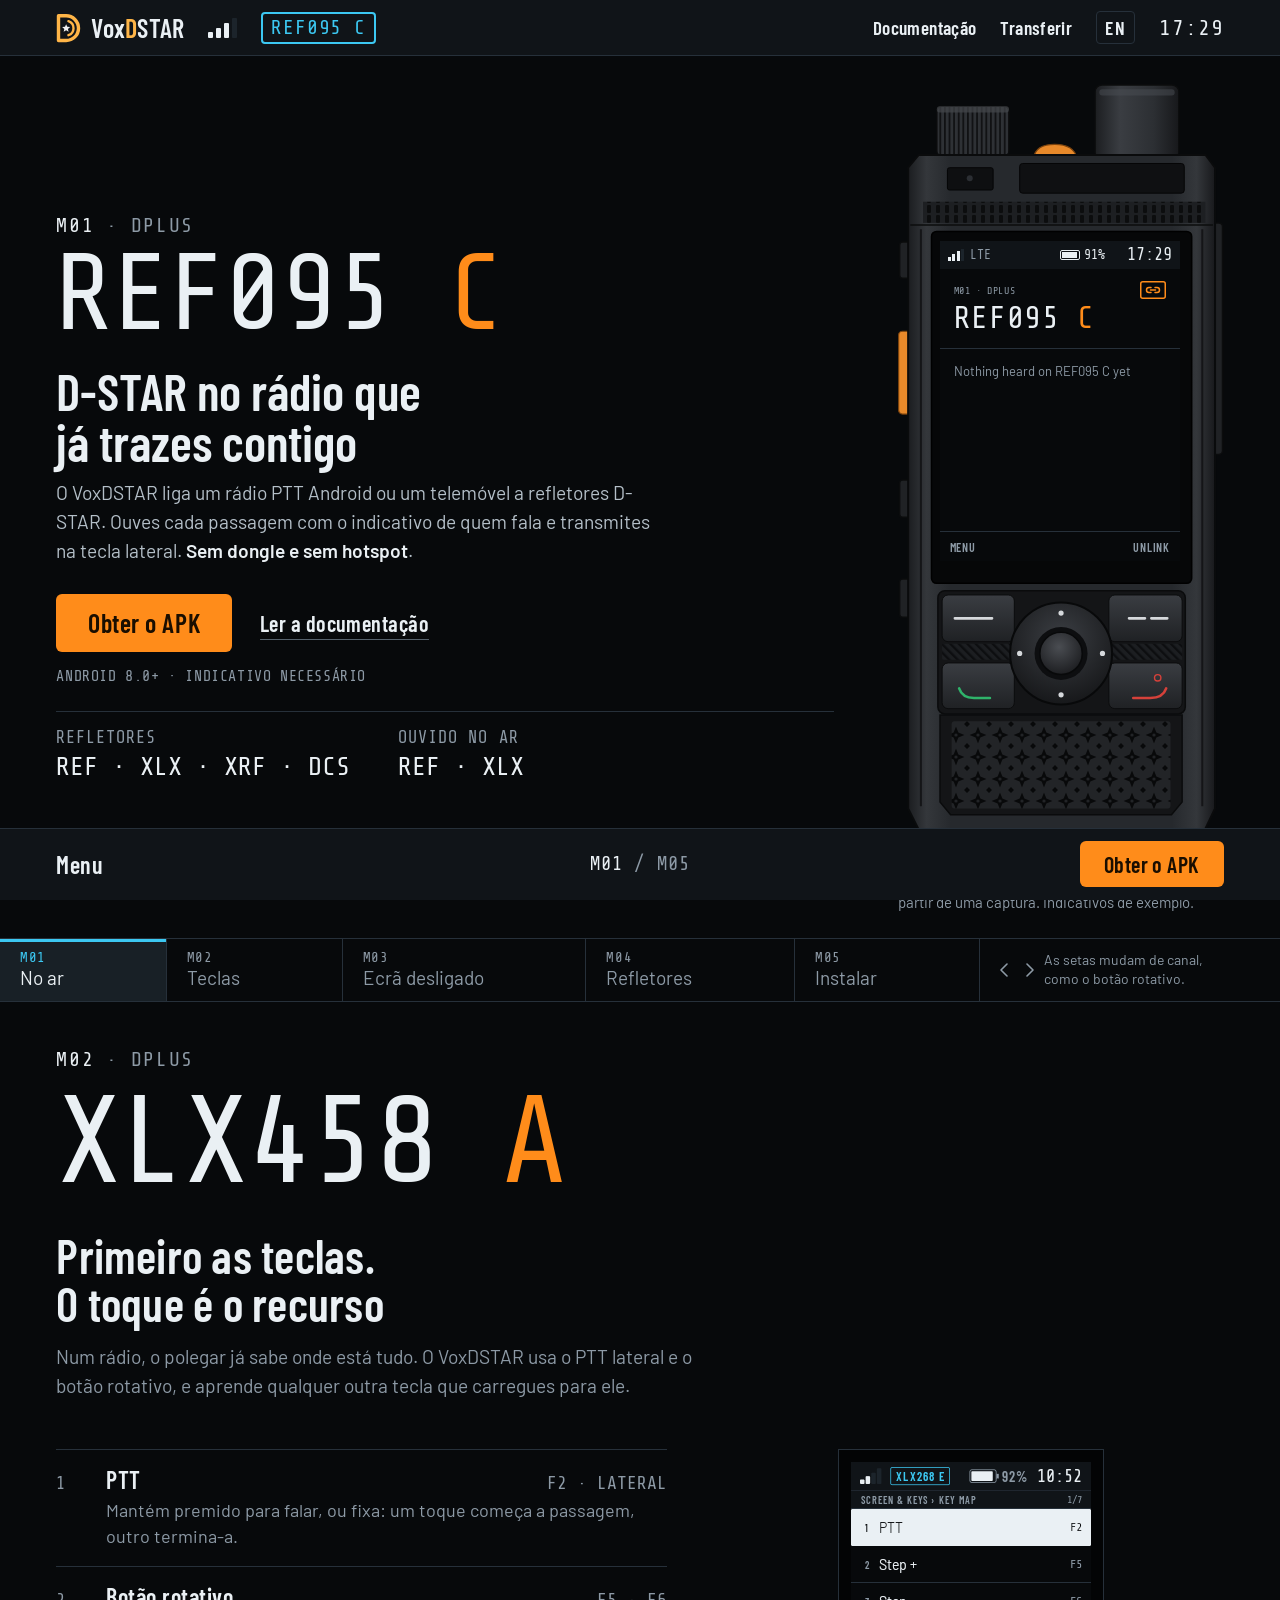
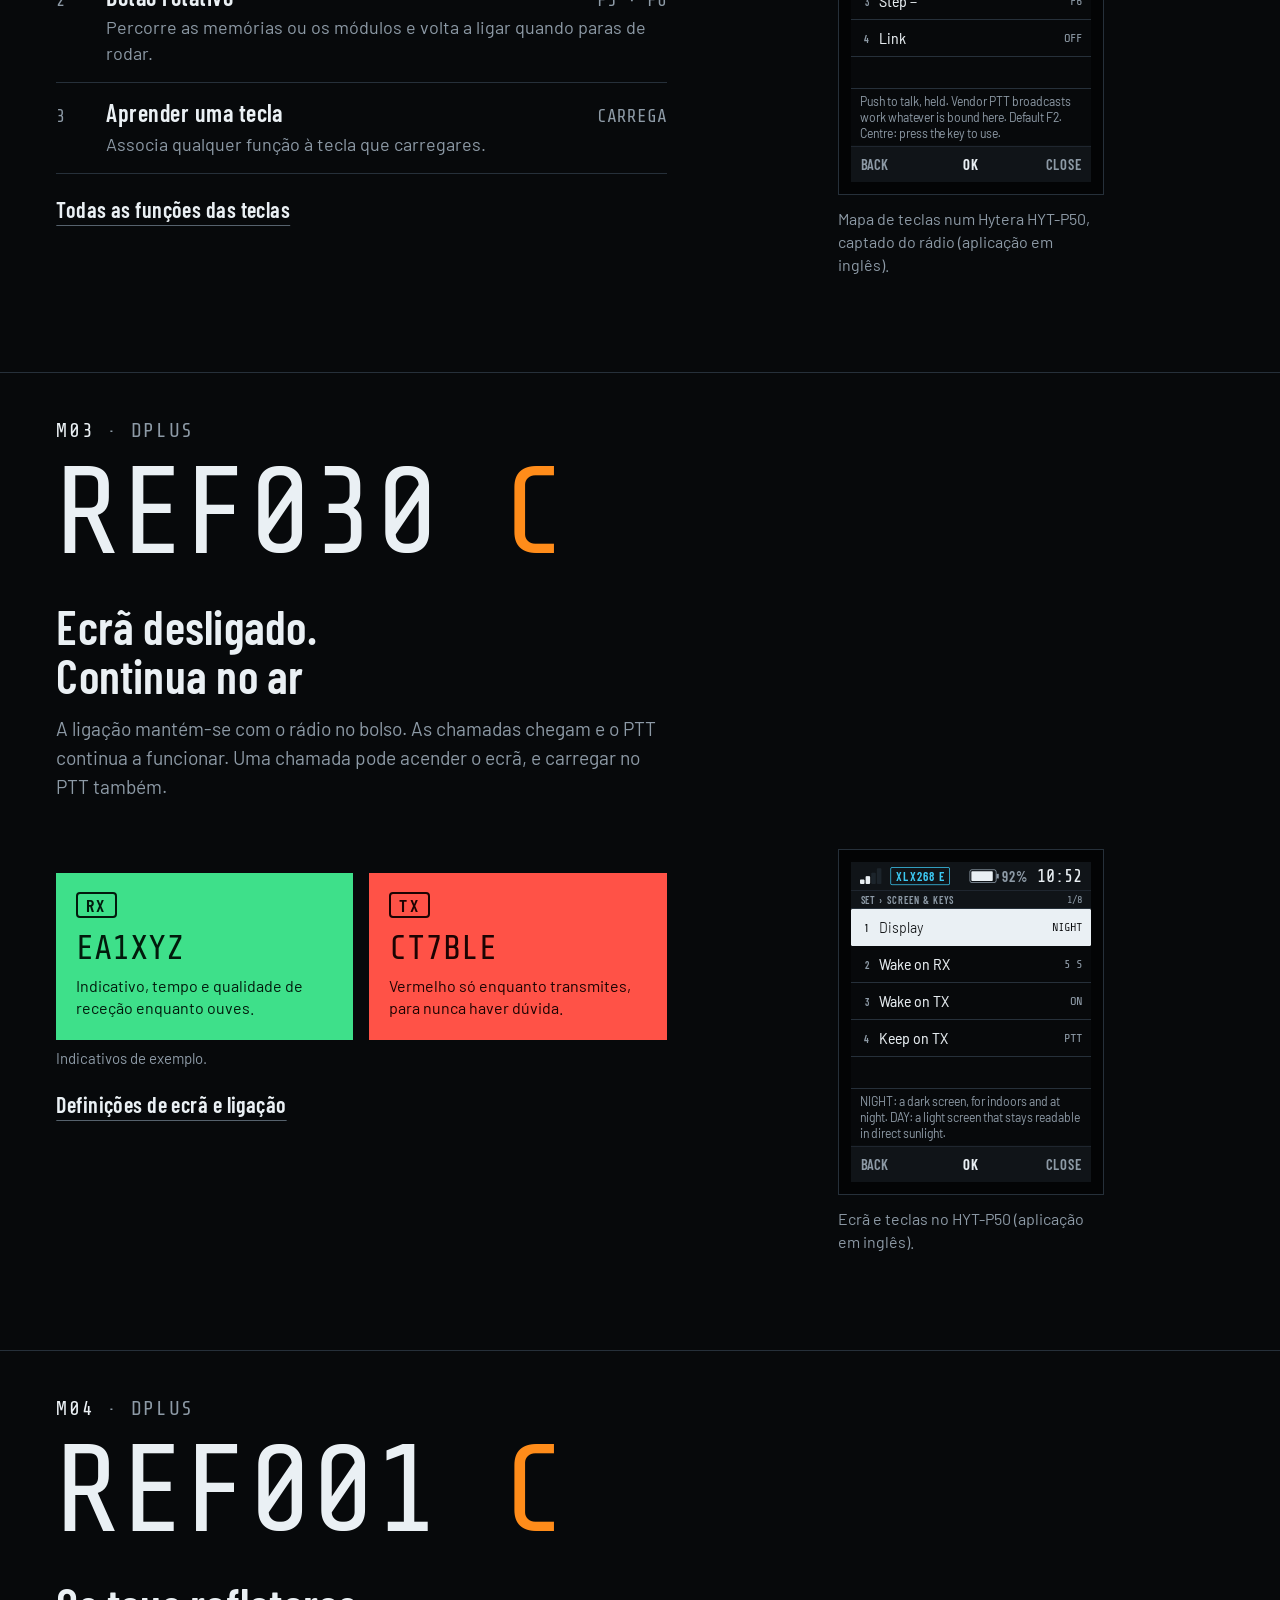
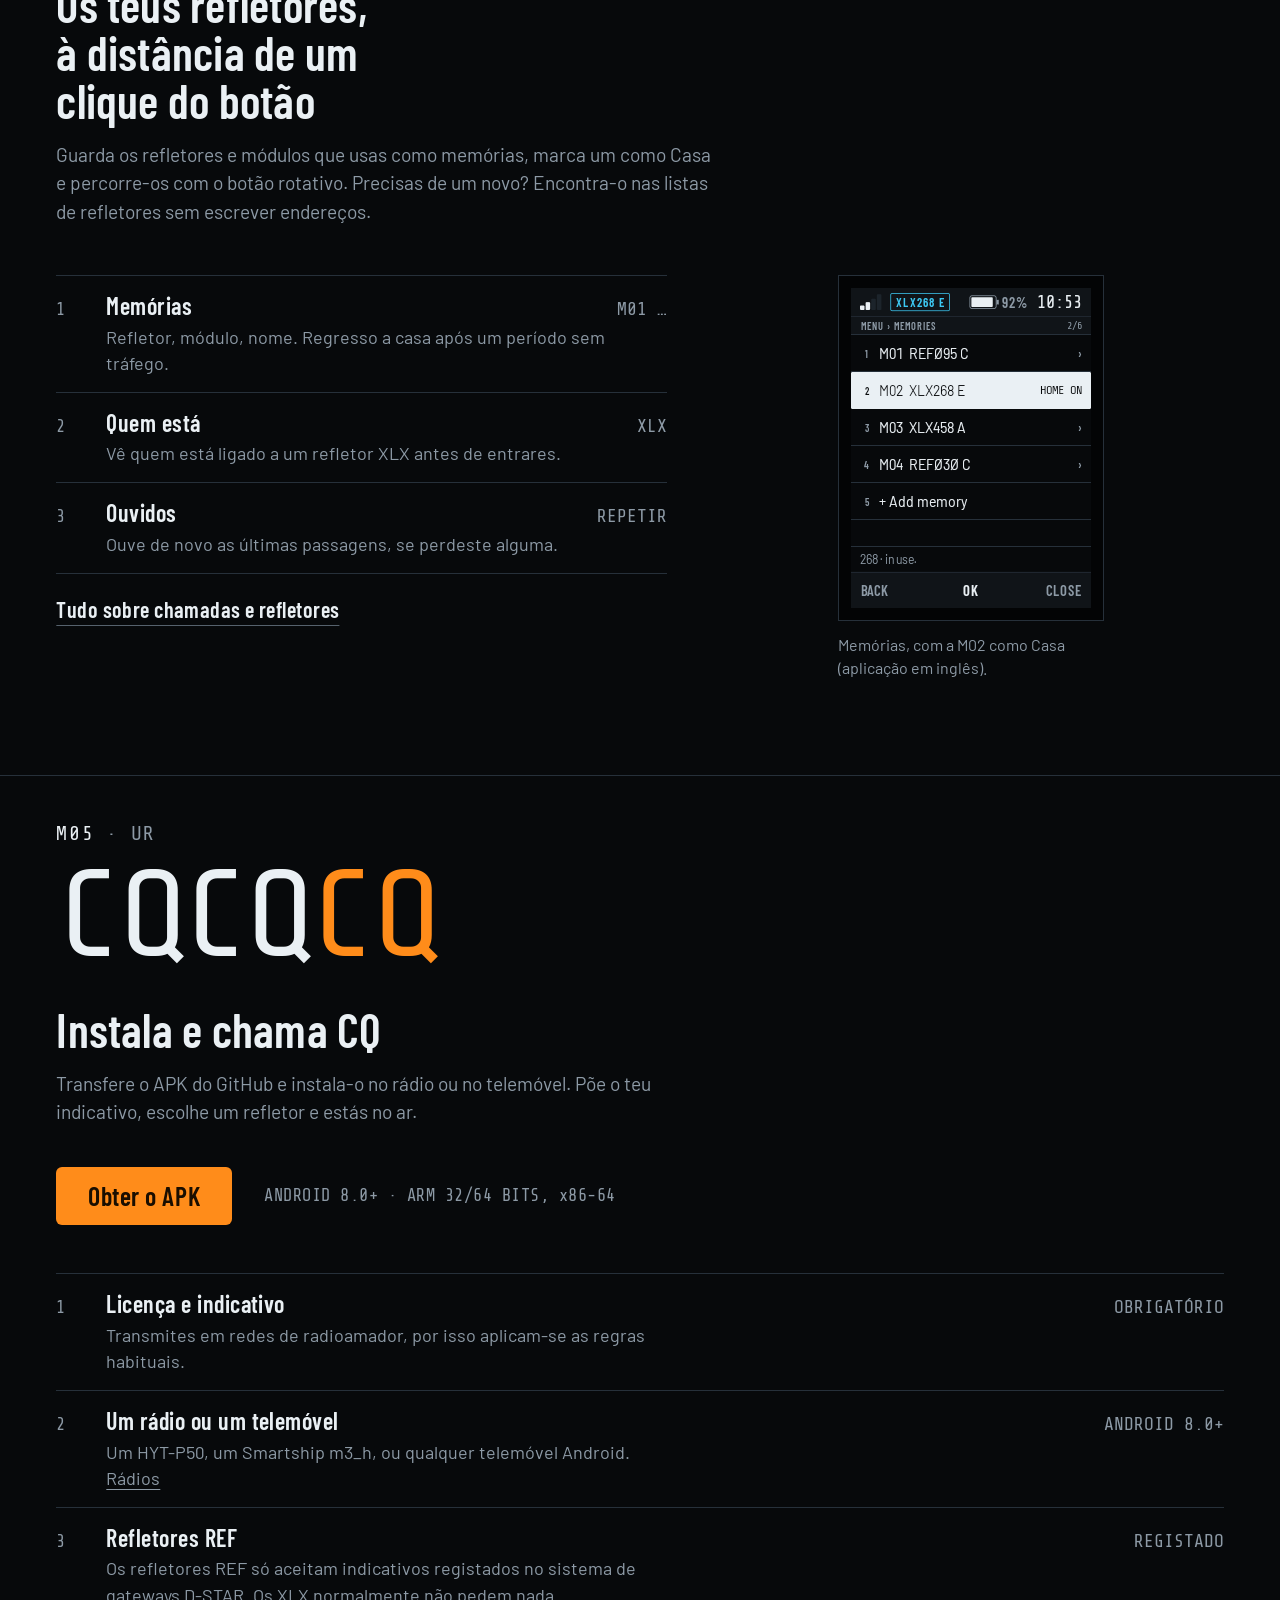
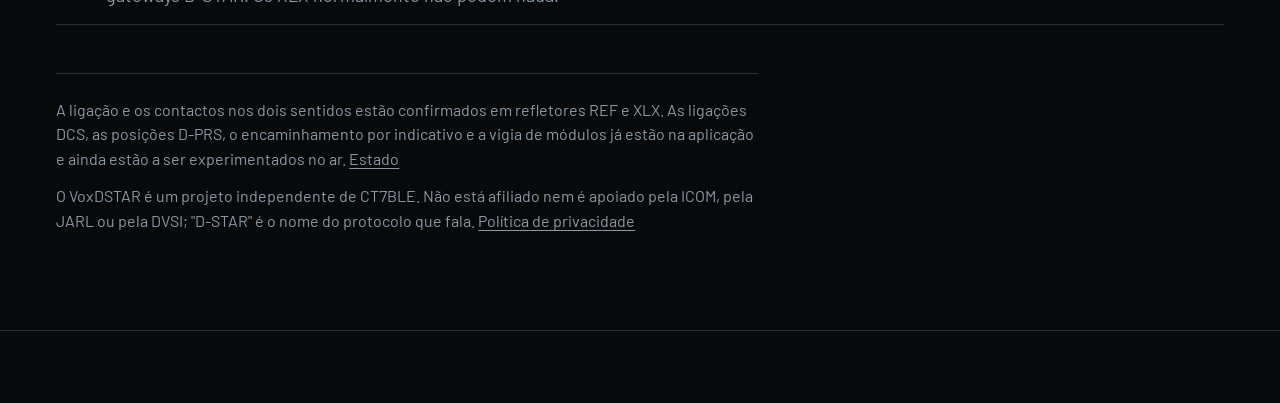
<file: pt/index.html>
<!doctype html>
<html lang="pt">
<head>
<meta charset="utf-8">
<meta name="viewport" content="width=device-width, initial-scale=1">
<title>VoxDSTAR: D-STAR para rádios Android e telemóveis</title>
<meta name="description" content="Liga a refletores D-STAR (REF, XLX, DCS) a partir de um rádio PTT Android ou de um telemóvel. Sem dongle, sem hotspot.">
<meta name="theme-color" content="#101418">
<link rel="icon" href="../assets/brand/icon.svg" type="image/svg+xml">
<link rel="alternate" hreflang="en" href="../">
<link rel="alternate" hreflang="pt" href="./">
<link rel="preload" href="../assets/fonts/share-tech-mono-latin-400-normal.woff2" as="font" type="font/woff2" crossorigin>
<link rel="preload" href="../assets/fonts/barlow-condensed-latin-700-normal.woff2" as="font" type="font/woff2" crossorigin>
<link rel="stylesheet" href="../assets/fonts.css">
<link rel="stylesheet" href="../styles.css">
<script>matchMedia("(prefers-reduced-motion: reduce)").matches||document.documentElement.classList.add("m")</script>
<script src="../assets/vendor/motion-14.9.0.js" defer></script>
<script src="../bank.js" defer></script>
<script src="../hero.js" defer></script>
</head>
<body>
<a class="skip" href="#m01">Saltar para o conteúdo</a>

<header class="status">
  <a class="brand" href="#m01" aria-label="VoxDSTAR, início da página"><img src="../assets/brand/mark.svg" alt="" width="25" height="32"><span>Vox<b>D</b>STAR</span></a>
  <span class="bars" aria-hidden="true"><i></i><i></i><i></i><i></i></span>
  <span class="chip" data-chip aria-hidden="true">REF095 C</span>
  <nav aria-label="Site">
    <a class="sec" href="docs/">Documentação</a>
    <a class="sec" href="#m05">Transferir</a>
    <a class="lang" href="../" hreflang="en" lang="en">EN</a>
    <span class="clock" data-clock aria-hidden="true"></span>
  </nav>
</header>

<main class="channels">
    <section class="ch hero" id="m01" data-mem="REF095 C" aria-labelledby="m01-h">
      <div class="pitch">
        <p class="chline" data-in><b>M01</b><span>·</span><span>DPLUS</span></p>
        <p class="readout" data-in aria-hidden="true">REF095 <em>C</em></p>
        <h1 id="m01-h" data-in>D-STAR no rádio que já trazes contigo</h1>
        <p class="lede" data-in>O VoxDSTAR liga um rádio PTT Android ou um telemóvel a refletores D-STAR. Ouves cada passagem com o indicativo de quem fala e transmites na tecla lateral. <strong>Sem dongle e sem hotspot</strong>.</p>
        <div class="cta" data-in>
          <a class="apk" href="https://github.com/jcalado/voxdstar/releases/latest">Obter o APK</a>
          <a class="how" href="docs/">Ler a documentação</a>
          <p>ANDROID 8.0+ · INDICATIVO NECESSÁRIO</p>
        </div>
        <dl class="facts" data-in>
          <div><dt>REFLETORES</dt><dd>REF · XLX · XRF · DCS</dd></div>
          <div><dt>OUVIDO NO AR</dt><dd>REF · XLX</dd></div>
        </dl>
      </div>
      <figure class="unit">
        <div class="p50">
          <div class="disp" role="img" aria-label="Desenho do ecrã principal do VoxDSTAR num HYT-P50: ligado ao REF095 módulo C, a ouvir uma estação.">
            <div class="d-status" aria-hidden="true"><span class="d-bars"><i></i><i></i><i></i><i></i></span><span class="d-net">LTE</span><span class="d-bat"><i></i>91%</span><span class="d-time" data-clock></span></div>
            <div class="d-ch" aria-hidden="true"><span>M01 · DPLUS</span><svg class="d-link" viewBox="0 0 26 18"><rect x=".75" y=".75" width="24.5" height="16.5" rx="2" fill="none" stroke="currentColor" stroke-width="1.5"/><path d="M11 6.5H9a2.5 2.5 0 0 0 0 5h2M15 6.5h2a2.5 2.5 0 0 1 0 5h-2M10.5 9h5" fill="none" stroke="currentColor" stroke-width="1.5" stroke-linecap="round"/></svg></div>
            <div class="d-ref" aria-hidden="true">REF095 <em>C</em></div>
            <div class="d-body" aria-hidden="true">
              <p class="d-idle" data-idle>Nothing heard on REF095 C yet</p>
              <div class="d-call rx" data-call><span class="t" data-call-t>RX</span><span class="lvl" data-lvl><i></i><i></i><i></i><i></i><i></i><i></i><i></i><i></i><i></i><i></i><i></i><i></i></span><b data-call-cs>EA1XYZ</b><span class="q"><span data-call-s>00:07</span><span data-call-q>BER 0.4%</span></span></div>
            </div>
            <div class="d-keys" aria-hidden="true"><span>MENU</span><span>UNLINK</span></div>
          </div>
        </div>
        <figcaption>O ecrã principal num HYT-P50, redesenhado a partir de uma captura. Indicativos de exemplo.</figcaption>
      </figure>
    </section>
    <nav class="strip" id="channels" aria-label="Canais">
      <h2>Memórias <span>5</span></h2>
      <ol>
        <li><a href="#m01" aria-current="true"><span class="n">M01</span>No ar<span class="m">REF095 C</span></a></li>
        <li><a href="#m02"><span class="n">M02</span>Teclas<span class="m">XLX458 A</span></a></li>
        <li><a href="#m03"><span class="n">M03</span>Ecrã desligado<span class="m">REF030 C</span></a></li>
        <li><a href="#m04"><span class="n">M04</span>Refletores<span class="m">REF001 C</span></a></li>
        <li><a href="#m05"><span class="n">M05</span>Instalar<span class="m">CQCQCQ</span></a></li>
      </ol>
      <p class="help"><svg width="34" height="18" viewBox="0 0 34 18" aria-hidden="true"><path d="M7 3 1 9l6 6M27 3l6 6-6 6" fill="none" stroke="currentColor" stroke-width="1.6" stroke-linecap="round" stroke-linejoin="round"/></svg>As setas mudam de canal, como o botão rotativo.</p>
    </nav>

    <section class="ch" id="m02" data-mem="XLX458 A" aria-labelledby="m02-h">
      <p class="chline"><b>M02</b><span>·</span><span>DPLUS</span></p>
      <p class="readout" aria-hidden="true">XLX458 <em>A</em></p>
      <h2 id="m02-h">Primeiro as teclas. O toque é o recurso</h2>
      <p class="lede">Num rádio, o polegar já sabe onde está tudo. O VoxDSTAR usa o PTT lateral e o botão rotativo, e aprende qualquer outra tecla que carregues para ele.</p>
      <div class="split">
        <div>
          <ol class="rows">
            <li><span class="n">1</span><b>PTT</b><span class="v">F2 · LATERAL</span><p>Mantém premido para falar, ou fixa: um toque começa a passagem, outro termina-a.</p></li>
            <li><span class="n">2</span><b>Botão rotativo</b><span class="v">F5 · F6</span><p>Percorre as memórias ou os módulos e volta a ligar quando paras de rodar.</p></li>
            <li><span class="n">3</span><b>Aprender uma tecla</b><span class="v">CARREGA</span><p>Associa qualquer função à tecla que carregares.</p></li>
          </ol>
          <p class="more"><a href="docs/#d03">Todas as funções das teclas</a></p>
        </div>
        <figure class="screen native">
          <div class="frame"><img src="../assets/shots/p50-keymap.png" alt="Página do mapa de teclas do VoxDSTAR num HYT-P50 (interface em inglês): PTT em F2, Passo + em F5, Passo − em F6, Ligar desligado." width="240" height="320" loading="lazy"></div>
          <figcaption>Mapa de teclas num Hytera HYT-P50, captado do rádio (aplicação em inglês).</figcaption>
        </figure>
      </div>
    </section>

    <section class="ch" id="m03" data-mem="REF030 C" aria-labelledby="m03-h">
      <p class="chline"><b>M03</b><span>·</span><span>DPLUS</span></p>
      <p class="readout" aria-hidden="true">REF030 <em>C</em></p>
      <h2 id="m03-h">Ecrã desligado. Continua no ar</h2>
      <p class="lede">A ligação mantém-se com o rádio no bolso. As chamadas chegam e o PTT continua a funcionar. Uma chamada pode acender o ecrã, e carregar no PTT também.</p>
      <div class="split">
        <div>
          <div class="states" aria-label="Painéis de chamada">
            <div class="state rx"><span class="t">RX</span><b>EA1XYZ</b><p>Indicativo, tempo e qualidade de receção enquanto ouves.</p></div>
            <div class="state tx"><span class="t">TX</span><b>CT7BLE</b><p>Vermelho só enquanto transmites, para nunca haver dúvida.</p></div>
          </div>
          <p class="example">Indicativos de exemplo.</p>
          <p class="more"><a href="docs/#d04">Definições de ecrã e ligação</a></p>
        </div>
        <figure class="screen native">
          <div class="frame"><img src="../assets/shots/p50-screen-keys.png" alt="Definições de ecrã e teclas num HYT-P50 (interface em inglês): Display noite, Wake on RX 5 segundos, Wake on TX ligado, Keep on TX PTT." width="240" height="320" loading="lazy"></div>
          <figcaption>Ecrã e teclas no HYT-P50 (aplicação em inglês).</figcaption>
        </figure>
      </div>
    </section>

    <section class="ch" id="m04" data-mem="REF001 C" aria-labelledby="m04-h">
      <p class="chline"><b>M04</b><span>·</span><span>DPLUS</span></p>
      <p class="readout" aria-hidden="true">REF001 <em>C</em></p>
      <h2 id="m04-h">Os teus refletores, à distância de um clique do botão</h2>
      <p class="lede">Guarda os refletores e módulos que usas como memórias, marca um como Casa e percorre-os com o botão rotativo. Precisas de um novo? Encontra-o nas listas de refletores sem escrever endereços.</p>
      <div class="split">
        <div>
          <ol class="rows">
            <li><span class="n">1</span><b>Memórias</b><span class="v">M01 …</span><p>Refletor, módulo, nome. Regresso a casa após um período sem tráfego.</p></li>
            <li><span class="n">2</span><b>Quem está</b><span class="v">XLX</span><p>Vê quem está ligado a um refletor XLX antes de entrares.</p></li>
            <li><span class="n">3</span><b>Ouvidos</b><span class="v">REPETIR</span><p>Ouve de novo as últimas passagens, se perdeste alguma.</p></li>
          </ol>
          <p class="more"><a href="docs/#d05">Tudo sobre chamadas e refletores</a></p>
        </div>
        <figure class="screen native">
          <div class="frame"><img src="../assets/shots/p50-memories.png" alt="Lista de memórias num HYT-P50 (interface em inglês): M01 REF095 C, M02 XLX268 E marcada como Casa, M03 XLX458 A, M04 REF030 C, Adicionar memória." width="240" height="320" loading="lazy"></div>
          <figcaption>Memórias, com a M02 como Casa (aplicação em inglês).</figcaption>
        </figure>
      </div>
    </section>

    <section class="ch" id="m05" data-mem="CQCQCQ" aria-labelledby="m05-h">
      <p class="chline"><b>M05</b><span>·</span><span>UR</span></p>
      <p class="readout" aria-hidden="true">CQCQ<em>CQ</em></p>
      <h2 id="m05-h">Instala e chama CQ</h2>
      <p class="lede">Transfere o APK do GitHub e instala-o no rádio ou no telemóvel. Põe o teu indicativo, escolhe um refletor e estás no ar.</p>
      <div class="get">
        <a class="apk" href="https://github.com/jcalado/voxdstar/releases/latest">Obter o APK</a>
        <p>ANDROID 8.0+ · ARM 32/64 BITS, x86-64</p>
      </div>
      <ol class="rows need">
        <li><span class="n">1</span><b>Licença e indicativo</b><span class="v">OBRIGATÓRIO</span><p>Transmites em redes de radioamador, por isso aplicam-se as regras habituais.</p></li>
        <li><span class="n">2</span><b>Um rádio ou um telemóvel</b><span class="v">ANDROID 8.0+</span><p>Um HYT-P50, um Smartship m3_h, ou qualquer telemóvel Android. <a href="docs/#d02">Rádios</a></p></li>
        <li><span class="n">3</span><b>Refletores REF</b><span class="v">REGISTADO</span><p>Os refletores REF só aceitam indicativos registados no sistema de gateways D-STAR. Os XLX normalmente não pedem nada.</p></li>
      </ol>
      <div class="fine">
        <p>A ligação e os contactos nos dois sentidos estão confirmados em refletores REF e XLX. As ligações DCS, as posições D-PRS, o encaminhamento por indicativo e a vigia de módulos já estão na aplicação e ainda estão a ser experimentados no ar. <a href="docs/#d08">Estado</a></p>
        <p>O VoxDSTAR é um projeto independente de CT7BLE. Não está afiliado nem é apoiado pela ICOM, pela JARL ou pela DVSI; "D-STAR" é o nome do protocolo que fala. <a href="privacy/">Política de privacidade</a></p>
      </div>
    </section>
</main>

<footer class="soft">
  <a class="menu" href="#channels">Menu</a>
  <span class="count" data-count aria-hidden="true"><b>M01</b> / M05</span>
  <a class="apk" href="https://github.com/jcalado/voxdstar/releases/latest">Obter o APK</a>
</footer>
</body>
</html>
</file>
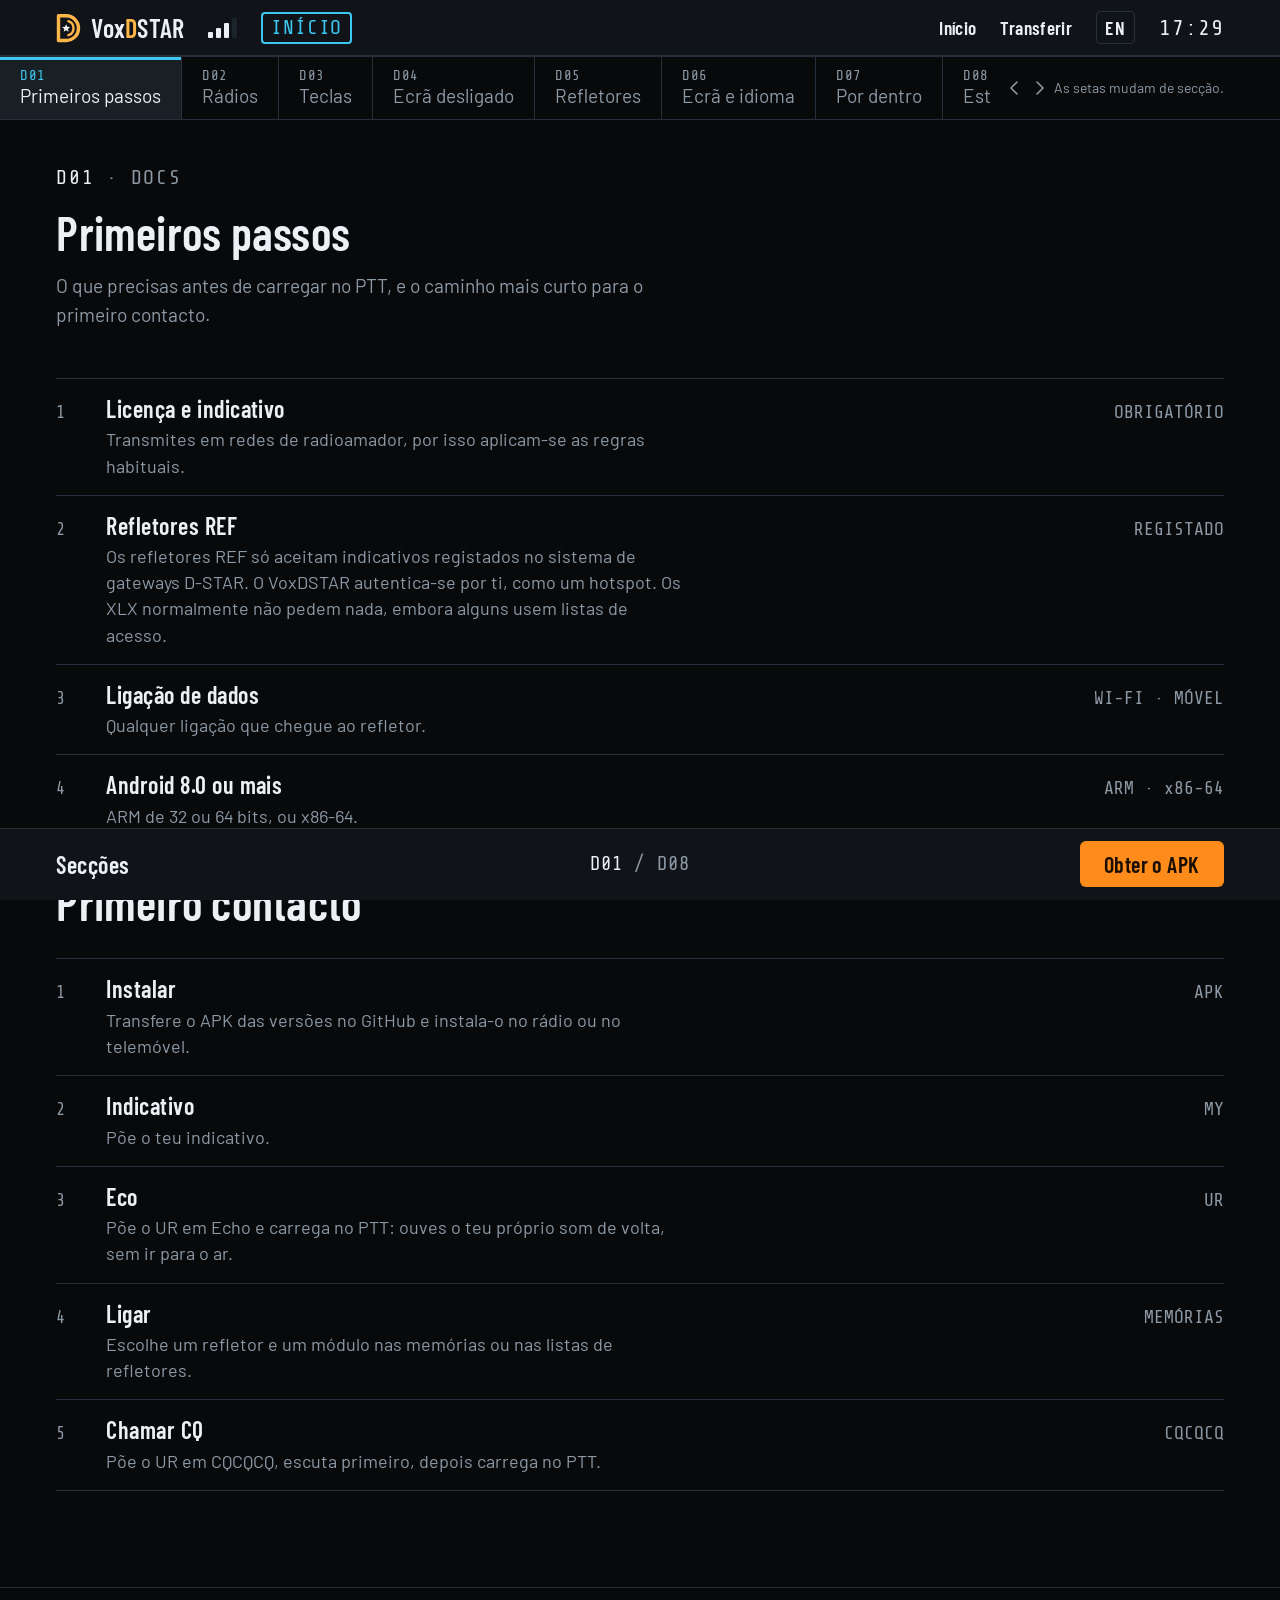
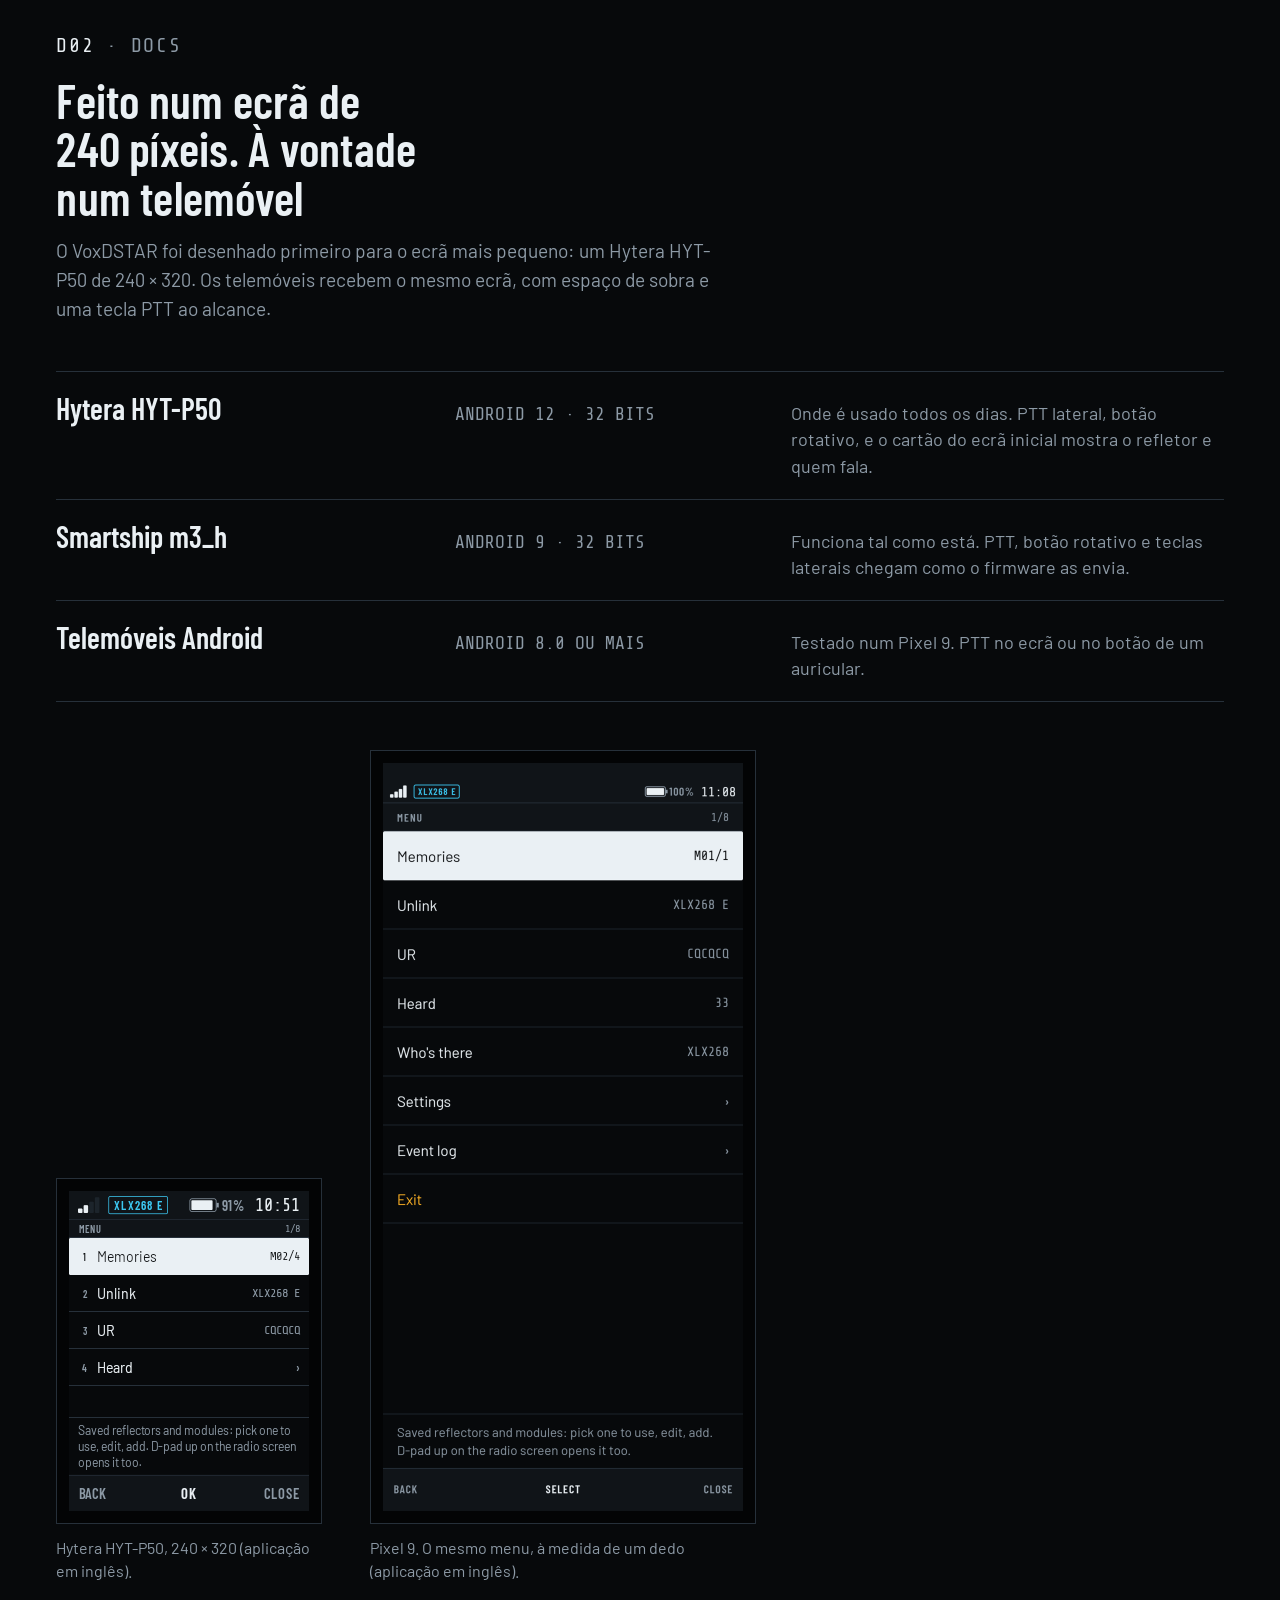
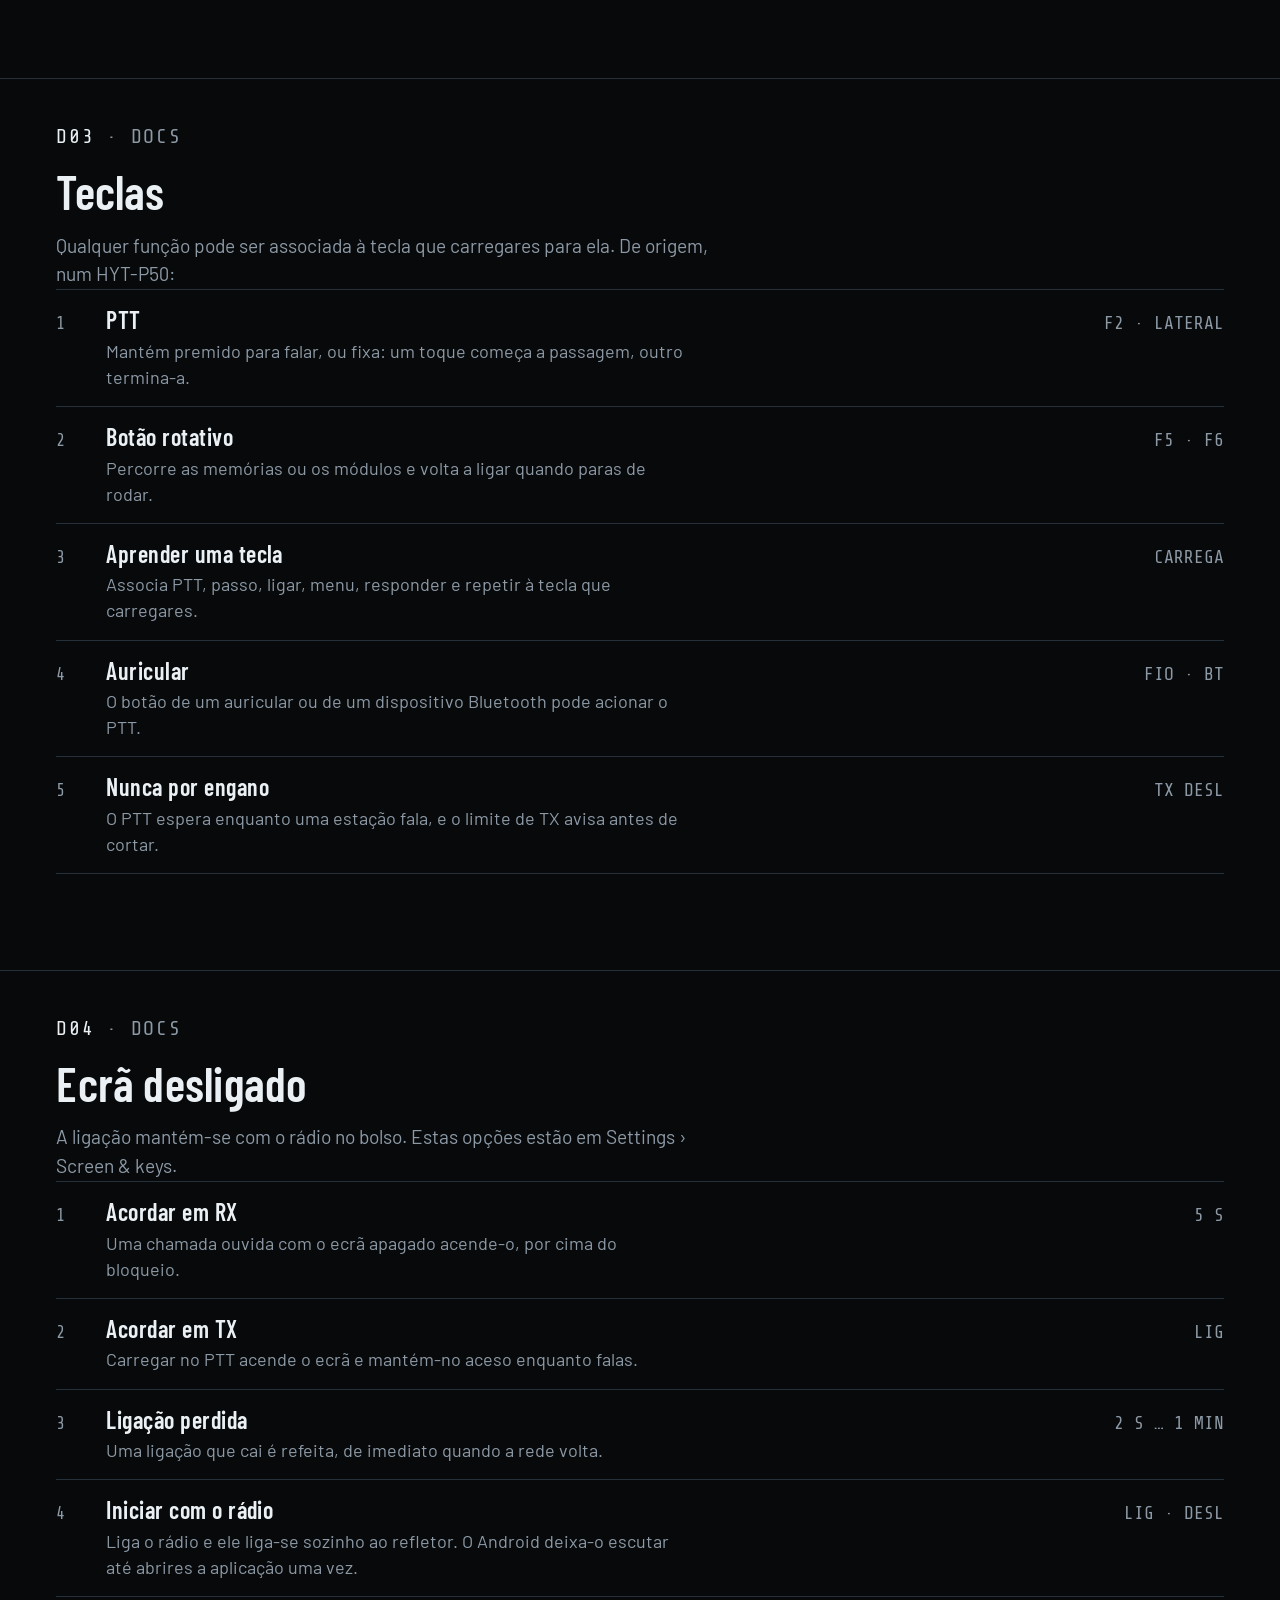
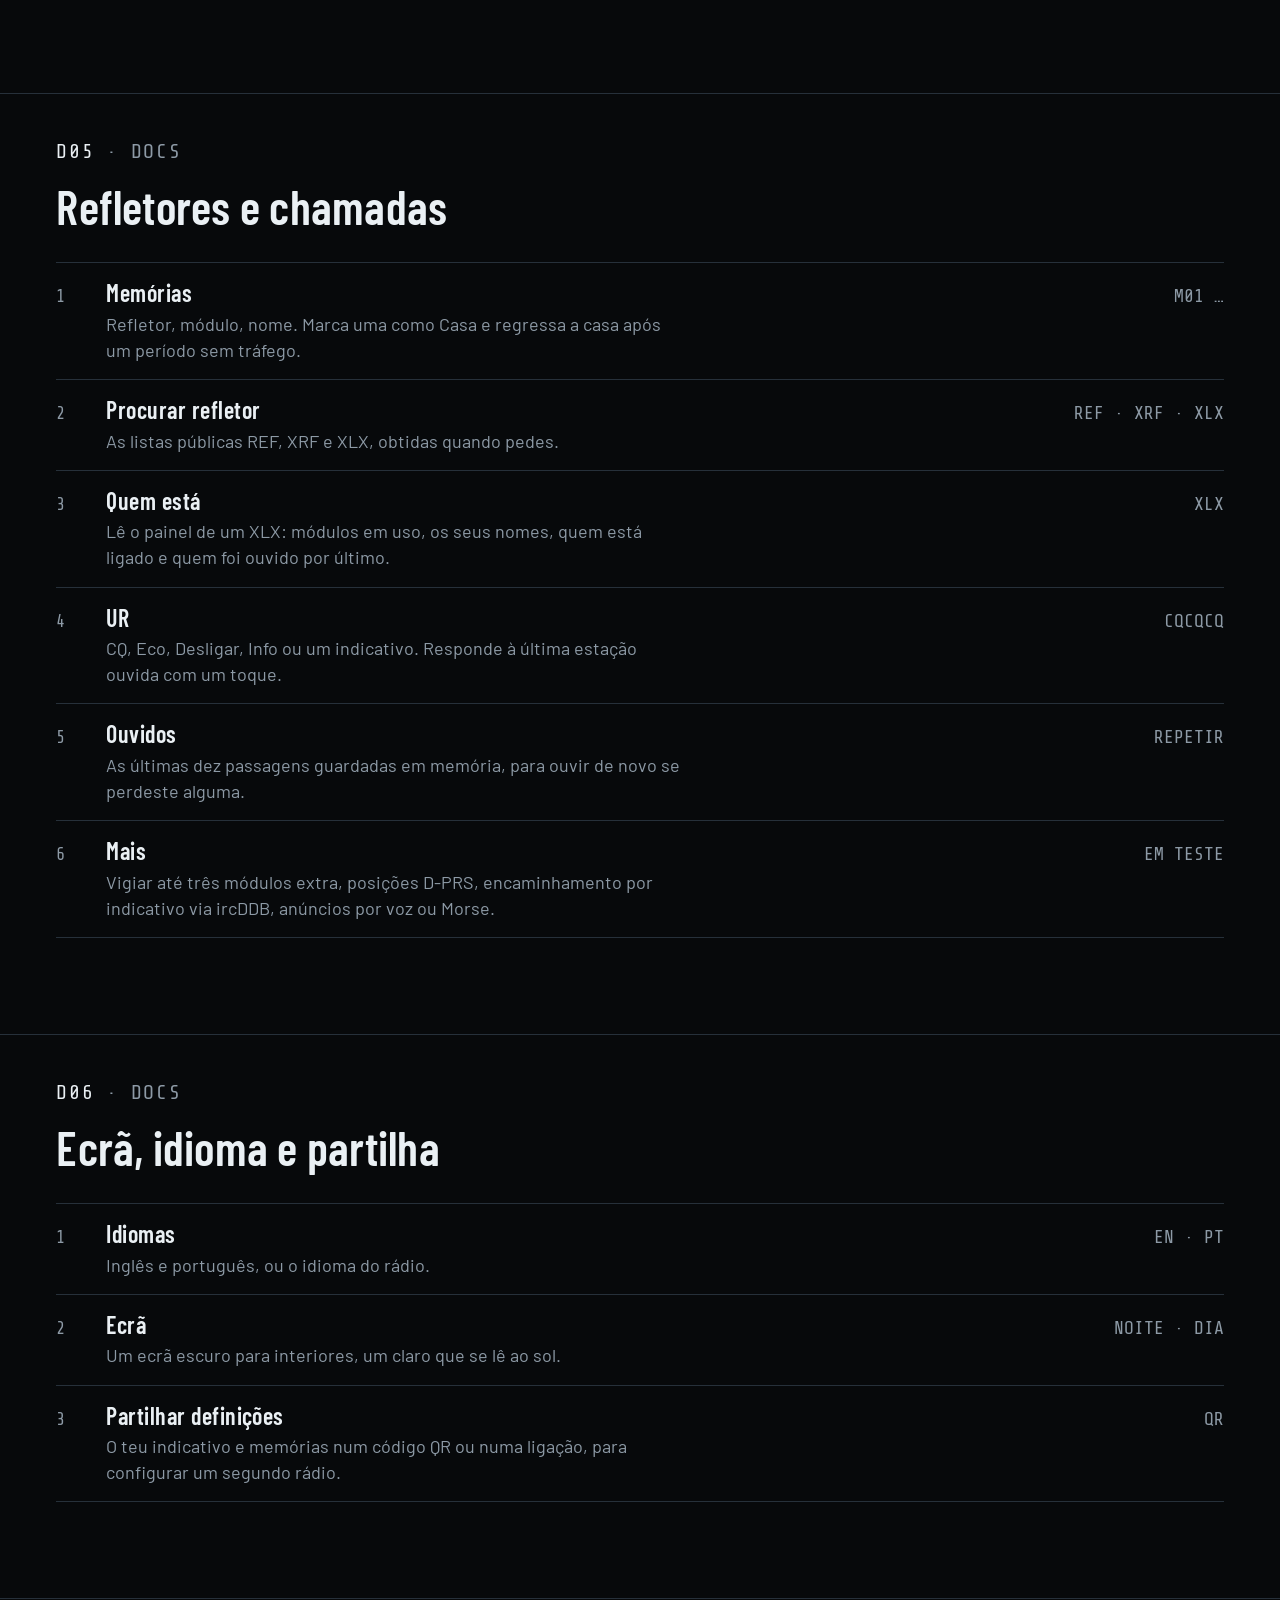
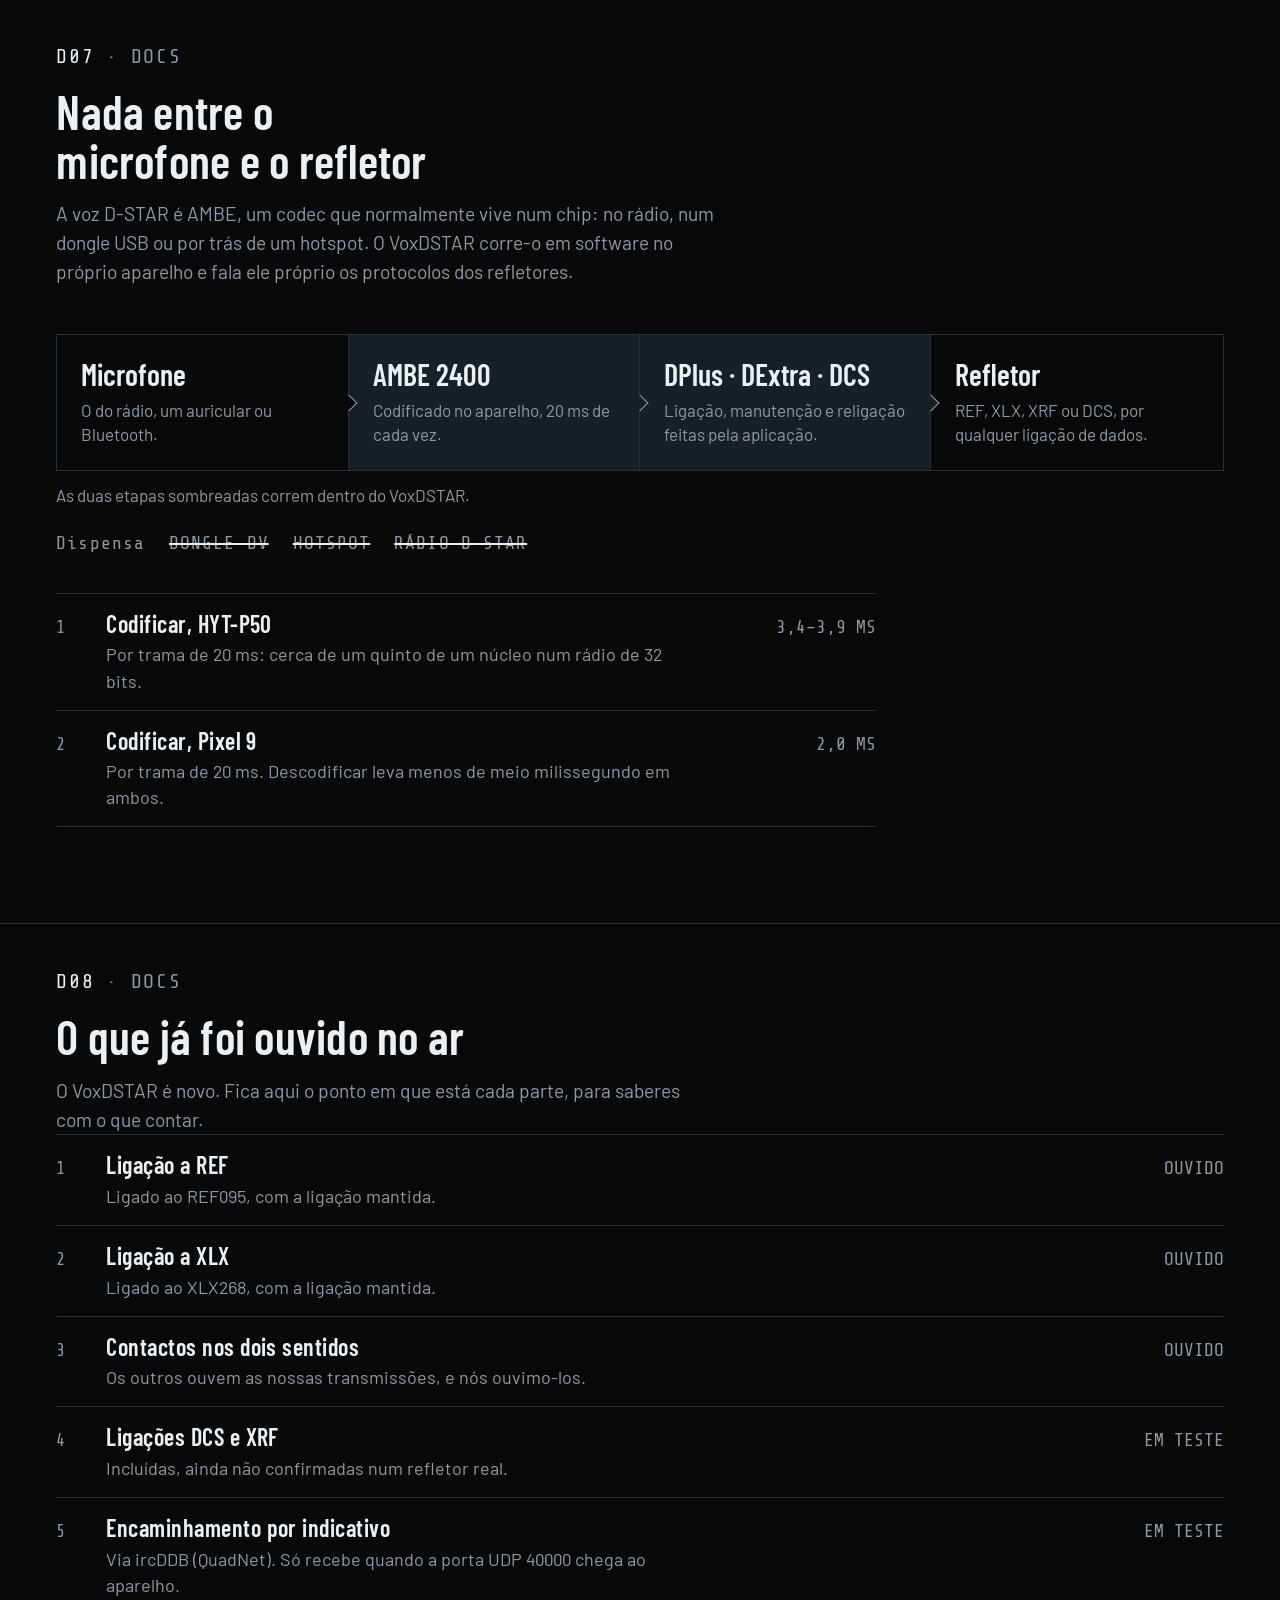
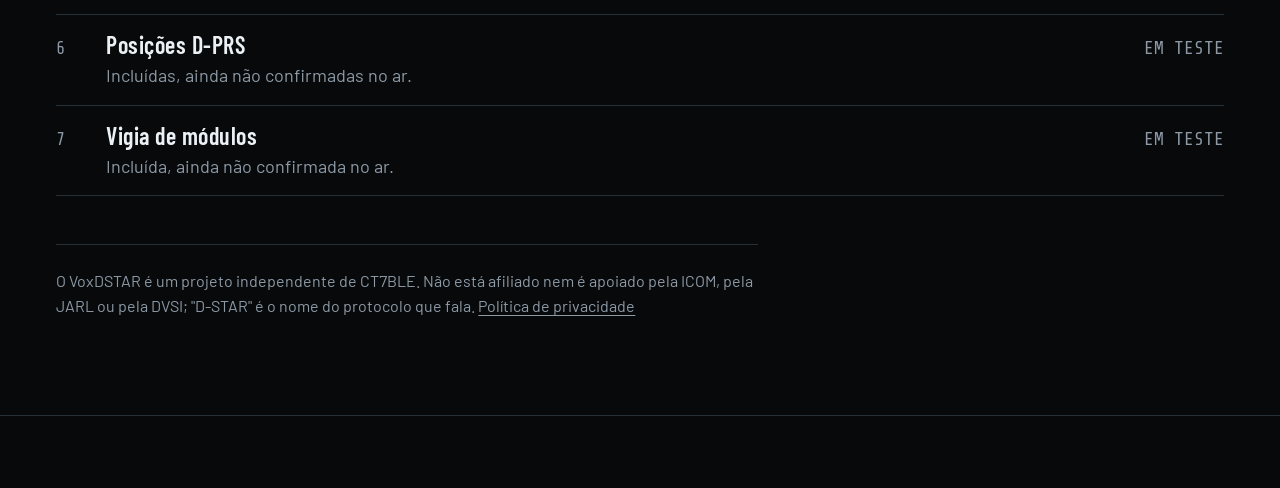
<file: pt/docs/index.html>
<!doctype html>
<html lang="pt">
<head>
<meta charset="utf-8">
<meta name="viewport" content="width=device-width, initial-scale=1">
<title>Documentação do VoxDSTAR</title>
<meta name="description" content="Primeiros passos com o VoxDSTAR: rádios, teclas, ecrã desligado, refletores e chamadas, como funciona por dentro, e o que já foi ouvido no ar.">
<meta name="theme-color" content="#101418">
<link rel="icon" href="../../assets/brand/icon.svg" type="image/svg+xml">
<link rel="alternate" hreflang="en" href="../../docs/">
<link rel="alternate" hreflang="pt" href="./">
<link rel="preload" href="../../assets/fonts/share-tech-mono-latin-400-normal.woff2" as="font" type="font/woff2" crossorigin>
<link rel="preload" href="../../assets/fonts/barlow-condensed-latin-700-normal.woff2" as="font" type="font/woff2" crossorigin>
<link rel="stylesheet" href="../../assets/fonts.css">
<link rel="stylesheet" href="../../styles.css">
<script src="../../bank.js" defer></script>
</head>
<body>
<a class="skip" href="#d01">Saltar para o conteúdo</a>

<header class="status">
  <a class="brand" href="../" aria-label="VoxDSTAR, página inicial"><img src="../../assets/brand/mark.svg" alt="" width="25" height="32"><span>Vox<b>D</b>STAR</span></a>
  <span class="bars" aria-hidden="true"><i></i><i></i><i></i><i></i></span>
  <span class="chip" data-chip aria-hidden="true">INÍCIO</span>
  <nav aria-label="Site">
    <a class="sec" href="../">Início</a>
    <a class="sec" href="../#m05">Transferir</a>
    <a class="lang" href="../../docs/" hreflang="en" lang="en">EN</a>
    <span class="clock" data-clock aria-hidden="true"></span>
  </nav>
</header>

<main class="channels docs">
    <nav class="strip" id="channels" aria-label="Documentação">
      <h2>Documentação <span>8</span></h2>
      <ol>
        <li><a href="#d01" aria-current="true"><span class="n">D01</span>Primeiros passos</a></li>
        <li><a href="#d02"><span class="n">D02</span>Rádios</a></li>
        <li><a href="#d03"><span class="n">D03</span>Teclas</a></li>
        <li><a href="#d04"><span class="n">D04</span>Ecrã desligado</a></li>
        <li><a href="#d05"><span class="n">D05</span>Refletores</a></li>
        <li><a href="#d06"><span class="n">D06</span>Ecrã e idioma</a></li>
        <li><a href="#d07"><span class="n">D07</span>Por dentro</a></li>
        <li><a href="#d08"><span class="n">D08</span>Estado</a></li>
      </ol>
      <p class="help"><svg width="34" height="18" viewBox="0 0 34 18" aria-hidden="true"><path d="M7 3 1 9l6 6M27 3l6 6-6 6" fill="none" stroke="currentColor" stroke-width="1.6" stroke-linecap="round" stroke-linejoin="round"/></svg>As setas mudam de secção.</p>
    </nav>

    <section class="ch" id="d01" data-mem="INÍCIO" aria-labelledby="d01-h">
      <p class="chline"><b>D01</b><span>·</span><span>DOCS</span></p>
      <h1 id="d01-h" class="sr-only">Documentação do VoxDSTAR</h1>
      <h2>Primeiros passos</h2>
      <p class="lede">O que precisas antes de carregar no PTT, e o caminho mais curto para o primeiro contacto.</p>
      <ol class="rows need">
        <li><span class="n">1</span><b>Licença e indicativo</b><span class="v">OBRIGATÓRIO</span><p>Transmites em redes de radioamador, por isso aplicam-se as regras habituais.</p></li>
        <li><span class="n">2</span><b>Refletores REF</b><span class="v">REGISTADO</span><p>Os refletores REF só aceitam indicativos registados no sistema de gateways D-STAR. O VoxDSTAR autentica-se por ti, como um hotspot. Os XLX normalmente não pedem nada, embora alguns usem listas de acesso.</p></li>
        <li><span class="n">3</span><b>Ligação de dados</b><span class="v">WI-FI · MÓVEL</span><p>Qualquer ligação que chegue ao refletor.</p></li>
        <li><span class="n">4</span><b>Android 8.0 ou mais</b><span class="v">ARM · x86-64</span><p>ARM de 32 ou 64 bits, ou x86-64.</p></li>
      </ol>
      <h2>Primeiro contacto</h2>
      <ol class="rows">
        <li><span class="n">1</span><b>Instalar</b><span class="v">APK</span><p>Transfere o APK das versões no GitHub e instala-o no rádio ou no telemóvel.</p></li>
        <li><span class="n">2</span><b>Indicativo</b><span class="v">MY</span><p>Põe o teu indicativo.</p></li>
        <li><span class="n">3</span><b>Eco</b><span class="v">UR</span><p>Põe o UR em Echo e carrega no PTT: ouves o teu próprio som de volta, sem ir para o ar.</p></li>
        <li><span class="n">4</span><b>Ligar</b><span class="v">MEMÓRIAS</span><p>Escolhe um refletor e um módulo nas memórias ou nas listas de refletores.</p></li>
        <li><span class="n">5</span><b>Chamar CQ</b><span class="v">CQCQCQ</span><p>Põe o UR em CQCQCQ, escuta primeiro, depois carrega no PTT.</p></li>
      </ol>
    </section>

    <section class="ch" id="d02" data-mem="RÁDIOS" aria-labelledby="d02-h">
      <p class="chline"><b>D02</b><span>·</span><span>DOCS</span></p>
      <h2 id="d02-h">Feito num ecrã de 240 píxeis. À vontade num telemóvel</h2>
      <p class="lede">O VoxDSTAR foi desenhado primeiro para o ecrã mais pequeno: um Hytera HYT-P50 de 240 × 320. Os telemóveis recebem o mesmo ecrã, com espaço de sobra e uma tecla PTT ao alcance.</p>
      <ul class="radios">
        <li><b>Hytera HYT-P50</b><span class="os">ANDROID 12 · 32 BITS</span><p>Onde é usado todos os dias. PTT lateral, botão rotativo, e o cartão do ecrã inicial mostra o refletor e quem fala.</p></li>
        <li><b>Smartship m3_h</b><span class="os">ANDROID 9 · 32 BITS</span><p>Funciona tal como está. PTT, botão rotativo e teclas laterais chegam como o firmware as envia.</p></li>
        <li><b>Telemóveis Android</b><span class="os">ANDROID 8.0 OU MAIS</span><p>Testado num Pixel 9. PTT no ecrã ou no botão de um auricular.</p></li>
      </ul>
      <div class="devices">
        <figure class="screen native">
          <div class="frame"><img src="../../assets/shots/p50-menu.png" alt="Menu do VoxDSTAR num HYT-P50 (interface em inglês): Memories, Unlink XLX268 E, UR CQCQCQ, Heard, com uma linha de ajuda em baixo." width="240" height="320" loading="lazy"></div>
          <figcaption>Hytera HYT-P50, 240 × 320 (aplicação em inglês).</figcaption>
        </figure>
        <figure class="screen phone">
          <div class="frame"><img src="../../assets/shots/pixel-menu.png" alt="O mesmo menu do VoxDSTAR num Pixel 9 (interface em inglês): Memories, Unlink XLX268 E, UR CQCQCQ, Heard, Who's there, Settings, Event log, Exit." width="720" height="1496" loading="lazy"></div>
          <figcaption>Pixel 9. O mesmo menu, à medida de um dedo (aplicação em inglês).</figcaption>
        </figure>
      </div>
    </section>

    <section class="ch" id="d03" data-mem="TECLAS" aria-labelledby="d03-h">
      <p class="chline"><b>D03</b><span>·</span><span>DOCS</span></p>
      <h2 id="d03-h">Teclas</h2>
      <p class="lede">Qualquer função pode ser associada à tecla que carregares para ela. De origem, num HYT-P50:</p>
      <ol class="rows">
        <li><span class="n">1</span><b>PTT</b><span class="v">F2 · LATERAL</span><p>Mantém premido para falar, ou fixa: um toque começa a passagem, outro termina-a.</p></li>
        <li><span class="n">2</span><b>Botão rotativo</b><span class="v">F5 · F6</span><p>Percorre as memórias ou os módulos e volta a ligar quando paras de rodar.</p></li>
        <li><span class="n">3</span><b>Aprender uma tecla</b><span class="v">CARREGA</span><p>Associa PTT, passo, ligar, menu, responder e repetir à tecla que carregares.</p></li>
        <li><span class="n">4</span><b>Auricular</b><span class="v">FIO · BT</span><p>O botão de um auricular ou de um dispositivo Bluetooth pode acionar o PTT.</p></li>
        <li><span class="n">5</span><b>Nunca por engano</b><span class="v">TX DESL</span><p>O PTT espera enquanto uma estação fala, e o limite de TX avisa antes de cortar.</p></li>
      </ol>
    </section>

    <section class="ch" id="d04" data-mem="ECRÃ" aria-labelledby="d04-h">
      <p class="chline"><b>D04</b><span>·</span><span>DOCS</span></p>
      <h2 id="d04-h">Ecrã desligado</h2>
      <p class="lede">A ligação mantém-se com o rádio no bolso. Estas opções estão em Settings › Screen &amp; keys.</p>
      <ol class="rows">
        <li><span class="n">1</span><b>Acordar em RX</b><span class="v">5 S</span><p>Uma chamada ouvida com o ecrã apagado acende-o, por cima do bloqueio.</p></li>
        <li><span class="n">2</span><b>Acordar em TX</b><span class="v">LIG</span><p>Carregar no PTT acende o ecrã e mantém-no aceso enquanto falas.</p></li>
        <li><span class="n">3</span><b>Ligação perdida</b><span class="v">2 S … 1 MIN</span><p>Uma ligação que cai é refeita, de imediato quando a rede volta.</p></li>
        <li><span class="n">4</span><b>Iniciar com o rádio</b><span class="v">LIG · DESL</span><p>Liga o rádio e ele liga-se sozinho ao refletor. O Android deixa-o escutar até abrires a aplicação uma vez.</p></li>
      </ol>
    </section>

    <section class="ch" id="d05" data-mem="REFLET" aria-labelledby="d05-h">
      <p class="chline"><b>D05</b><span>·</span><span>DOCS</span></p>
      <h2 id="d05-h">Refletores e chamadas</h2>
      <ol class="rows">
        <li><span class="n">1</span><b>Memórias</b><span class="v">M01 …</span><p>Refletor, módulo, nome. Marca uma como Casa e regressa a casa após um período sem tráfego.</p></li>
        <li><span class="n">2</span><b>Procurar refletor</b><span class="v">REF · XRF · XLX</span><p>As listas públicas REF, XRF e XLX, obtidas quando pedes.</p></li>
        <li><span class="n">3</span><b>Quem está</b><span class="v">XLX</span><p>Lê o painel de um XLX: módulos em uso, os seus nomes, quem está ligado e quem foi ouvido por último.</p></li>
        <li><span class="n">4</span><b>UR</b><span class="v">CQCQCQ</span><p>CQ, Eco, Desligar, Info ou um indicativo. Responde à última estação ouvida com um toque.</p></li>
        <li><span class="n">5</span><b>Ouvidos</b><span class="v">REPETIR</span><p>As últimas dez passagens guardadas em memória, para ouvir de novo se perdeste alguma.</p></li>
        <li><span class="n">6</span><b>Mais</b><span class="v">EM TESTE</span><p>Vigiar até três módulos extra, posições D-PRS, encaminhamento por indicativo via ircDDB, anúncios por voz ou Morse.</p></li>
      </ol>
    </section>

    <section class="ch" id="d06" data-mem="IDIOMA" aria-labelledby="d06-h">
      <p class="chline"><b>D06</b><span>·</span><span>DOCS</span></p>
      <h2 id="d06-h">Ecrã, idioma e partilha</h2>
      <ol class="rows">
        <li><span class="n">1</span><b>Idiomas</b><span class="v">EN · PT</span><p>Inglês e português, ou o idioma do rádio.</p></li>
        <li><span class="n">2</span><b>Ecrã</b><span class="v">NOITE · DIA</span><p>Um ecrã escuro para interiores, um claro que se lê ao sol.</p></li>
        <li><span class="n">3</span><b>Partilhar definições</b><span class="v">QR</span><p>O teu indicativo e memórias num código QR ou numa ligação, para configurar um segundo rádio.</p></li>
      </ol>
    </section>

    <section class="ch" id="d07" data-mem="DENTRO" aria-labelledby="d07-h">
      <p class="chline"><b>D07</b><span>·</span><span>DOCS</span></p>
      <h2 id="d07-h">Nada entre o microfone e o refletor</h2>
      <p class="lede">A voz D-STAR é AMBE, um codec que normalmente vive num chip: no rádio, num dongle USB ou por trás de um hotspot. O VoxDSTAR corre-o em software no próprio aparelho e fala ele próprio os protocolos dos refletores.</p>
      <ol class="path" aria-label="Percurso do sinal">
        <li><b>Microfone</b><p>O do rádio, um auricular ou Bluetooth.</p></li>
        <li class="app"><b>AMBE 2400</b><p>Codificado no aparelho, 20 ms de cada vez.</p></li>
        <li class="app"><b>DPlus · DExtra · DCS</b><p>Ligação, manutenção e religação feitas pela aplicação.</p></li>
        <li><b>Refletor</b><p>REF, XLX, XRF ou DCS, por qualquer ligação de dados.</p></li>
      </ol>
      <p class="pathnote">As duas etapas sombreadas correm dentro do VoxDSTAR.</p>
      <p class="notneeded"><span>Dispensa</span><s>DONGLE DV</s><s>HOTSPOT</s><s>RÁDIO D-STAR</s></p>
      <ol class="rows encode" aria-label="Velocidade do codec">
        <li><span class="n">1</span><b>Codificar, HYT-P50</b><span class="v">3,4–3,9 MS</span><p>Por trama de 20 ms: cerca de um quinto de um núcleo num rádio de 32 bits.</p></li>
        <li><span class="n">2</span><b>Codificar, Pixel 9</b><span class="v">2,0 MS</span><p>Por trama de 20 ms. Descodificar leva menos de meio milissegundo em ambos.</p></li>
      </ol>
    </section>

    <section class="ch" id="d08" data-mem="ESTADO" aria-labelledby="d08-h">
      <p class="chline"><b>D08</b><span>·</span><span>DOCS</span></p>
      <h2 id="d08-h">O que já foi ouvido no ar</h2>
      <p class="lede">O VoxDSTAR é novo. Fica aqui o ponto em que está cada parte, para saberes com o que contar.</p>
      <ol class="rows">
        <li><span class="n">1</span><b>Ligação a REF</b><span class="v">OUVIDO</span><p>Ligado ao REF095, com a ligação mantida.</p></li>
        <li><span class="n">2</span><b>Ligação a XLX</b><span class="v">OUVIDO</span><p>Ligado ao XLX268, com a ligação mantida.</p></li>
        <li><span class="n">3</span><b>Contactos nos dois sentidos</b><span class="v">OUVIDO</span><p>Os outros ouvem as nossas transmissões, e nós ouvimo-los.</p></li>
        <li><span class="n">4</span><b>Ligações DCS e XRF</b><span class="v">EM TESTE</span><p>Incluídas, ainda não confirmadas num refletor real.</p></li>
        <li><span class="n">5</span><b>Encaminhamento por indicativo</b><span class="v">EM TESTE</span><p>Via ircDDB (QuadNet). Só recebe quando a porta UDP 40000 chega ao aparelho.</p></li>
        <li><span class="n">6</span><b>Posições D-PRS</b><span class="v">EM TESTE</span><p>Incluídas, ainda não confirmadas no ar.</p></li>
        <li><span class="n">7</span><b>Vigia de módulos</b><span class="v">EM TESTE</span><p>Incluída, ainda não confirmada no ar.</p></li>
      </ol>
      <div class="fine">
        <p>O VoxDSTAR é um projeto independente de CT7BLE. Não está afiliado nem é apoiado pela ICOM, pela JARL ou pela DVSI; "D-STAR" é o nome do protocolo que fala. <a href="../privacy/">Política de privacidade</a></p>
      </div>
    </section>
</main>

<footer class="soft">
  <a class="menu" href="#channels">Secções</a>
  <span class="count" data-count aria-hidden="true"><b>D01</b> / D08</span>
  <a class="apk" href="https://github.com/jcalado/voxdstar/releases/latest">Obter o APK</a>
</footer>
</body>
</html>
</file>
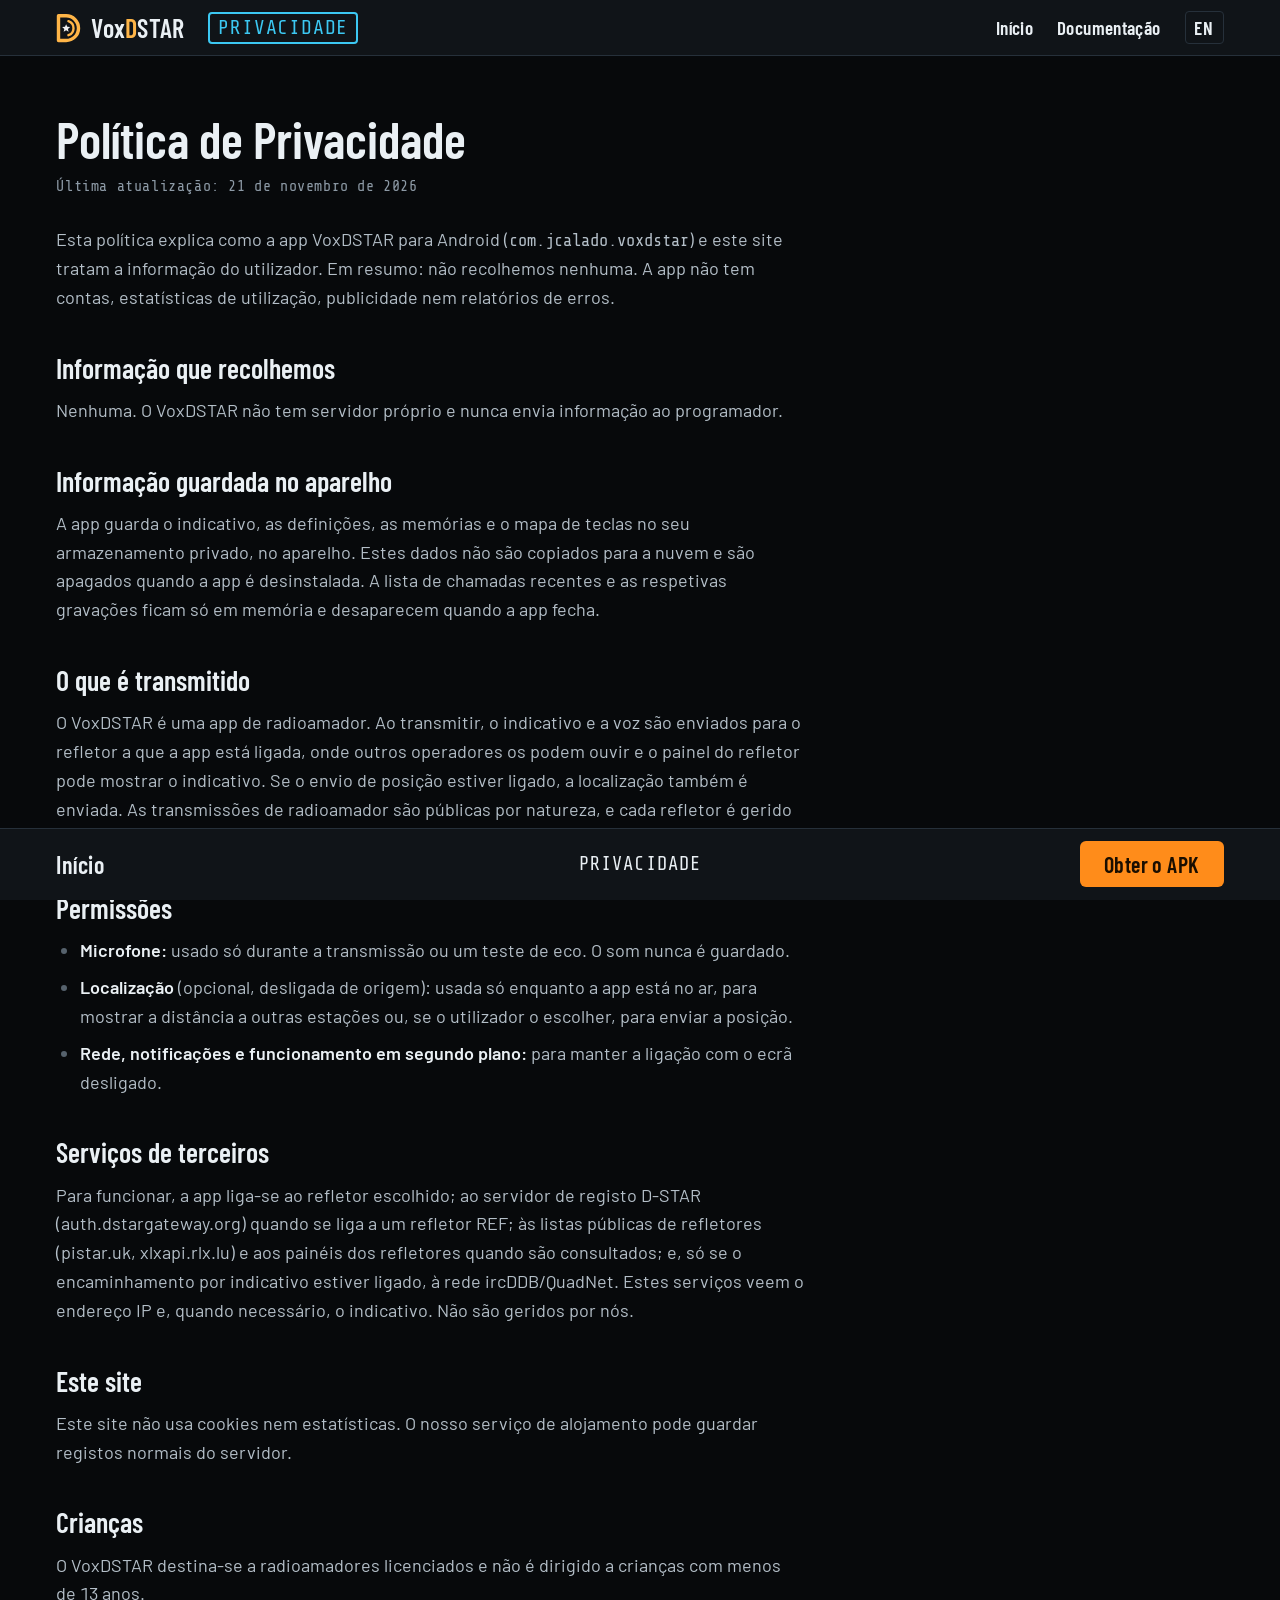
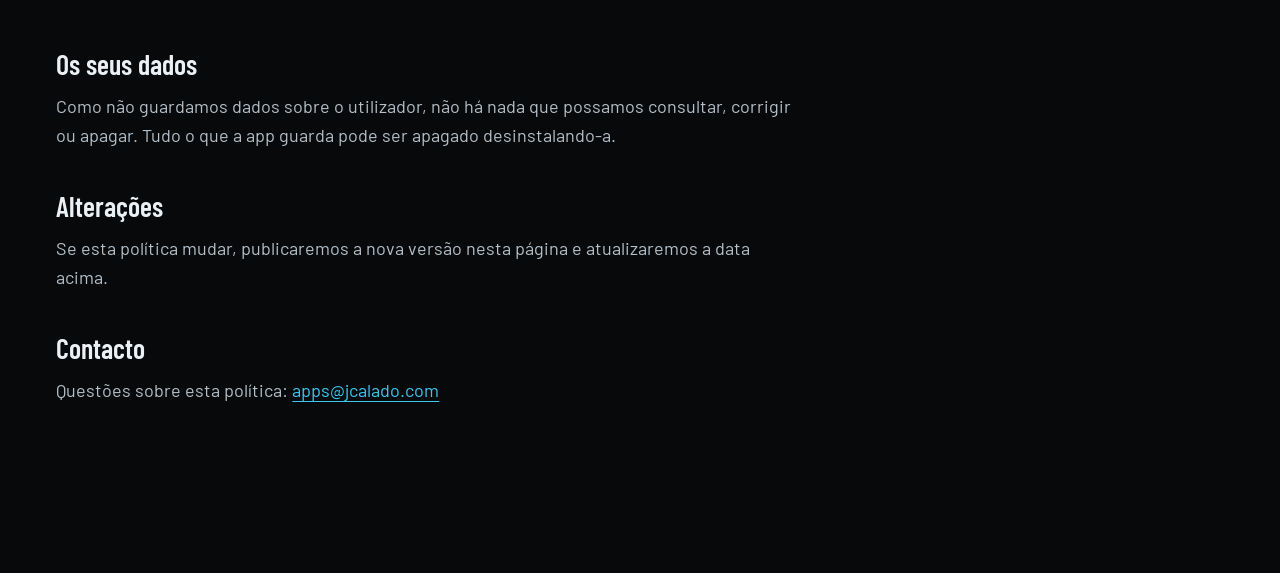
<file: pt/privacy/index.html>
<!doctype html>
<html lang="pt">
<head>
<meta charset="utf-8">
<meta name="viewport" content="width=device-width, initial-scale=1">
<title>Política de Privacidade · VoxDSTAR</title>
<meta name="description" content="O que a app VoxDSTAR faz com os teus dados: o programador não recolhe nada; o que transmites vai para a rede D-STAR que escolheres.">
<meta name="theme-color" content="#101418">
<link rel="icon" href="../../assets/brand/icon.svg" type="image/svg+xml">
<link rel="alternate" hreflang="en" href="../../privacy/">
<link rel="alternate" hreflang="pt" href="./">
<link rel="preload" href="../../assets/fonts/share-tech-mono-latin-400-normal.woff2" as="font" type="font/woff2" crossorigin>
<link rel="preload" href="../../assets/fonts/barlow-condensed-latin-700-normal.woff2" as="font" type="font/woff2" crossorigin>
<link rel="stylesheet" href="../../assets/fonts.css">
<link rel="stylesheet" href="../../styles.css">
</head>
<body>
<a class="skip" href="#policy">Saltar para o conteúdo</a>

<header class="status">
  <a class="brand" href="../" aria-label="VoxDSTAR, página inicial"><img src="../../assets/brand/mark.svg" alt="" width="25" height="32"><span>Vox<b>D</b>STAR</span></a>
  <span class="chip" aria-hidden="true">PRIVACIDADE</span>
  <nav aria-label="Site">
    <a class="sec" href="../">Início</a>
    <a class="sec" href="../docs/">Documentação</a>
    <a class="lang" href="../../privacy/" hreflang="en" lang="en">EN</a>
  </nav>
</header>

<main class="policy" id="policy">
  <article>
    <h1>Política de Privacidade</h1>
    <p class="meta">Última atualização: 21 de novembro de 2026</p>
    <p>Esta política explica como a app VoxDSTAR para Android (<span class="pkg">com.jcalado.voxdstar</span>) e este site tratam a informação do utilizador. Em resumo: não recolhemos nenhuma. A app não tem contas, estatísticas de utilização, publicidade nem relatórios de erros.</p>

    <h2>Informação que recolhemos</h2>
    <p>Nenhuma. O VoxDSTAR não tem servidor próprio e nunca envia informação ao programador.</p>

    <h2>Informação guardada no aparelho</h2>
    <p>A app guarda o indicativo, as definições, as memórias e o mapa de teclas no seu armazenamento privado, no aparelho. Estes dados não são copiados para a nuvem e são apagados quando a app é desinstalada. A lista de chamadas recentes e as respetivas gravações ficam só em memória e desaparecem quando a app fecha.</p>

    <h2>O que é transmitido</h2>
    <p>O VoxDSTAR é uma app de radioamador. Ao transmitir, o indicativo e a voz são enviados para o refletor a que a app está ligada, onde outros operadores os podem ouvir e o painel do refletor pode mostrar o indicativo. Se o envio de posição estiver ligado, a localização também é enviada. As transmissões de radioamador são públicas por natureza, e cada refletor é gerido pelo seu próprio operador.</p>

    <h2>Permissões</h2>
    <ul>
    <li><strong>Microfone:</strong> usado só durante a transmissão ou um teste de eco. O som nunca é guardado.</li>
    <li><strong>Localização</strong> (opcional, desligada de origem): usada só enquanto a app está no ar, para mostrar a distância a outras estações ou, se o utilizador o escolher, para enviar a posição.</li>
    <li><strong>Rede, notificações e funcionamento em segundo plano:</strong> para manter a ligação com o ecrã desligado.</li>
    </ul>

    <h2>Serviços de terceiros</h2>
    <p>Para funcionar, a app liga-se ao refletor escolhido; ao servidor de registo D-STAR (auth.dstargateway.org) quando se liga a um refletor REF; às listas públicas de refletores (pistar.uk, xlxapi.rlx.lu) e aos painéis dos refletores quando são consultados; e, só se o encaminhamento por indicativo estiver ligado, à rede ircDDB/QuadNet. Estes serviços veem o endereço IP e, quando necessário, o indicativo. Não são geridos por nós.</p>

    <h2>Este site</h2>
    <p>Este site não usa cookies nem estatísticas. O nosso serviço de alojamento pode guardar registos normais do servidor.</p>

    <h2>Crianças</h2>
    <p>O VoxDSTAR destina-se a radioamadores licenciados e não é dirigido a crianças com menos de 13 anos.</p>

    <h2>Os seus dados</h2>
    <p>Como não guardamos dados sobre o utilizador, não há nada que possamos consultar, corrigir ou apagar. Tudo o que a app guarda pode ser apagado desinstalando-a.</p>

    <h2>Alterações</h2>
    <p>Se esta política mudar, publicaremos a nova versão nesta página e atualizaremos a data acima.</p>

    <h2>Contacto</h2>
    <p>Questões sobre esta política: <a href="mailto:apps@jcalado.com">apps@jcalado.com</a></p>
  </article>
</main>

<footer class="soft">
  <a class="menu" href="../">Início</a>
  <span class="count" aria-hidden="true"><b>PRIVACIDADE</b></span>
  <a class="apk" href="https://github.com/jcalado/voxdstar/releases/latest">Obter o APK</a>
</footer>
</body>
</html>
</file>
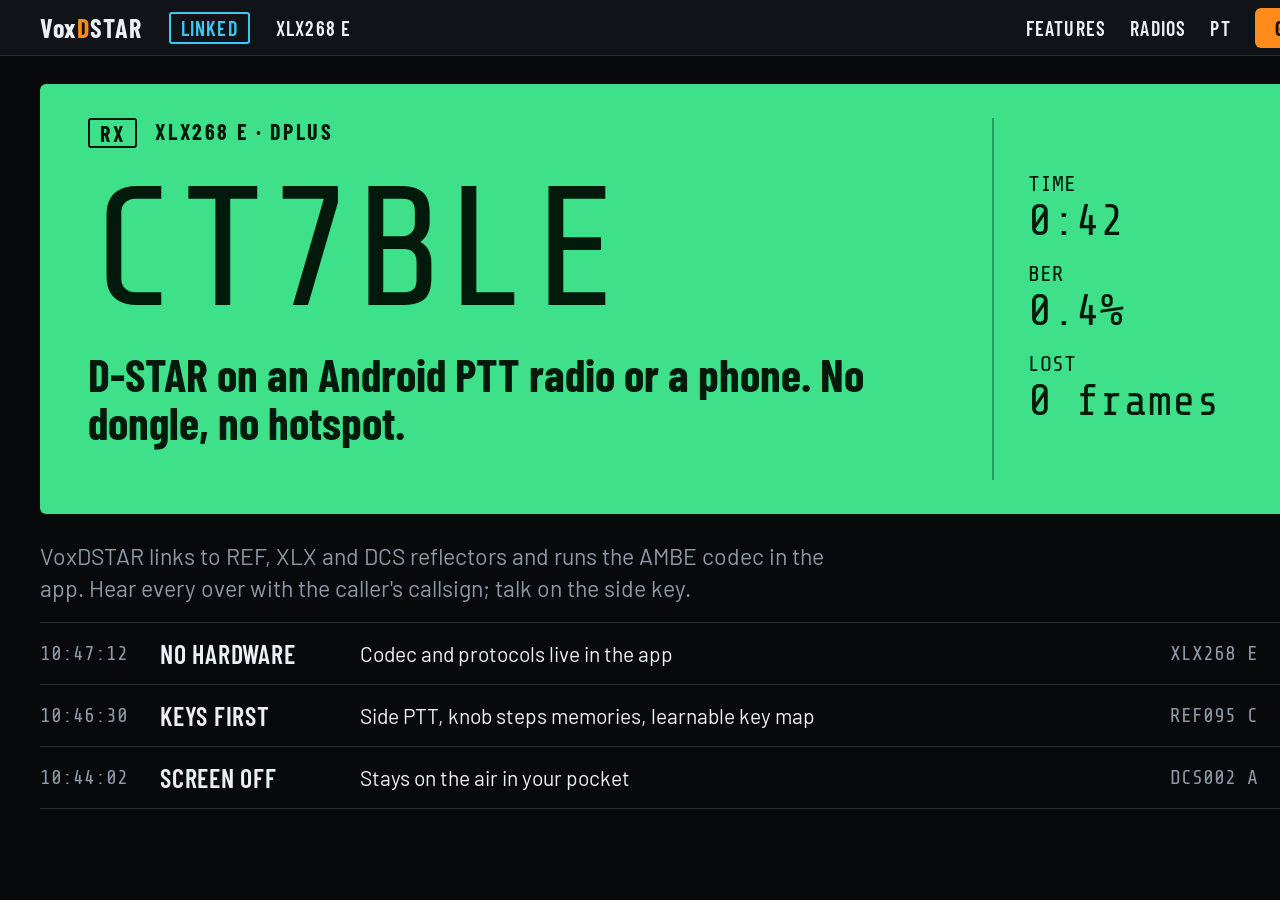
<file: .impeccable/mocks/decision/last-heard.html>
<!doctype html>
<html lang="en"><head><meta charset="utf-8">
<link href="https://fonts.googleapis.com/css2?family=Barlow+Condensed:wght@500;600;700&family=Barlow:wght@400;600&family=Share+Tech+Mono&display=swap" rel="stylesheet">
<style>
:root{--screen:#07090B;--panel:#101418;--line:#26303A;--ink:#EAF0F4;--muted:#8D9AA6;--accent:#3CC8F2;--hi:#FF8C1A;--rx:#3EE08A;--onrx:#021A0C}
*{box-sizing:border-box;margin:0;padding:0}
html,body{width:1440px;height:900px;overflow:hidden;background:var(--screen);color:var(--ink);font-family:Barlow,sans-serif}
.status{height:56px;background:var(--panel);border-bottom:1px solid var(--line);display:flex;align-items:center;padding:0 40px;gap:26px;font:600 20px "Barlow Condensed";letter-spacing:.06em}
.brand{font:700 26px "Barlow Condensed"}.brand b{color:var(--hi)}
.chip{border:2px solid var(--accent);color:var(--accent);padding:2px 10px;border-radius:3px}
.status nav{margin-left:auto;display:flex;gap:24px;align-items:center}.status nav a{color:var(--ink);text-decoration:none}
.status nav a.apk{background:var(--hi);color:#1A0E00;padding:8px 20px;border-radius:6px;font-weight:700}
.rx{margin:28px 40px 0;height:430px;background:var(--rx);color:var(--onrx);border-radius:6px;padding:34px 48px;display:grid;grid-template-columns:1fr 360px;gap:40px}
.tag{font:700 22px "Barlow Condensed";letter-spacing:.12em;display:flex;gap:18px}
.tag span{border:2px solid var(--onrx);padding:0 10px;border-radius:3px}
.call{font:400 170px/0.95 "Share Tech Mono";margin-top:22px;letter-spacing:-.02em}
.msg{font:700 46px/1.05 "Barlow Condensed";margin-top:18px;max-width:780px}
.side{border-left:2px solid rgba(2,26,12,.35);padding-left:34px;font:22px "Share Tech Mono";display:flex;flex-direction:column;gap:16px;justify-content:center}
.side b{display:block;font-size:44px;font-weight:400}
.lead{margin:26px 40px 0;display:flex;justify-content:space-between;align-items:baseline}
.lead p{font:400 23px/1.4 Barlow;color:var(--muted);max-width:820px}
.lead h2{font:600 20px "Barlow Condensed";letter-spacing:.14em;color:var(--muted)}
.log{margin:18px 40px 0;border-top:1px solid var(--line)}
.row{display:grid;grid-template-columns:120px 200px 1fr 120px 110px;align-items:center;height:62px;border-bottom:1px solid var(--line);font:20px "Share Tech Mono";color:var(--muted)}
.row b{font:600 26px "Barlow Condensed";color:var(--ink);letter-spacing:.03em}
.row em{font:400 21px Barlow;color:var(--ink);font-style:normal}
</style></head><body>
<header class="status"><span class="brand">Vox<b>D</b>STAR</span><span class="chip">LINKED</span><span>XLX268 E</span>
<nav><a href="#">FEATURES</a><a href="#">RADIOS</a><a href="#">PT</a><a class="apk" href="#">GET THE APK</a></nav></header>
<section class="rx">
  <div><p class="tag"><span>RX</span>XLX268 E · DPLUS</p>
  <div class="call">CT7BLE</div>
  <p class="msg">D-STAR on an Android PTT radio or a phone. No dongle, no hotspot.</p></div>
  <div class="side"><span>TIME<b>0:42</b></span><span>BER<b>0.4%</b></span><span>LOST<b>0 frames</b></span></div>
</section>
<div class="lead"><p>VoxDSTAR links to REF, XLX and DCS reflectors and runs the AMBE codec in the app. Hear every over with the caller's callsign; talk on the side key.</p><h2>LAST HEARD</h2></div>
<div class="log">
  <div class="row"><span>10:47:12</span><b>NO HARDWARE</b><em>Codec and protocols live in the app</em><span>XLX268 E</span><span>0:42</span></div>
  <div class="row"><span>10:46:30</span><b>KEYS FIRST</b><em>Side PTT, knob steps memories, learnable key map</em><span>REF095 C</span><span>1:05</span></div>
  <div class="row"><span>10:44:02</span><b>SCREEN OFF</b><em>Stays on the air in your pocket</em><span>DCS002 A</span><span>0:18</span></div>
</div>
</body></html>
</file>
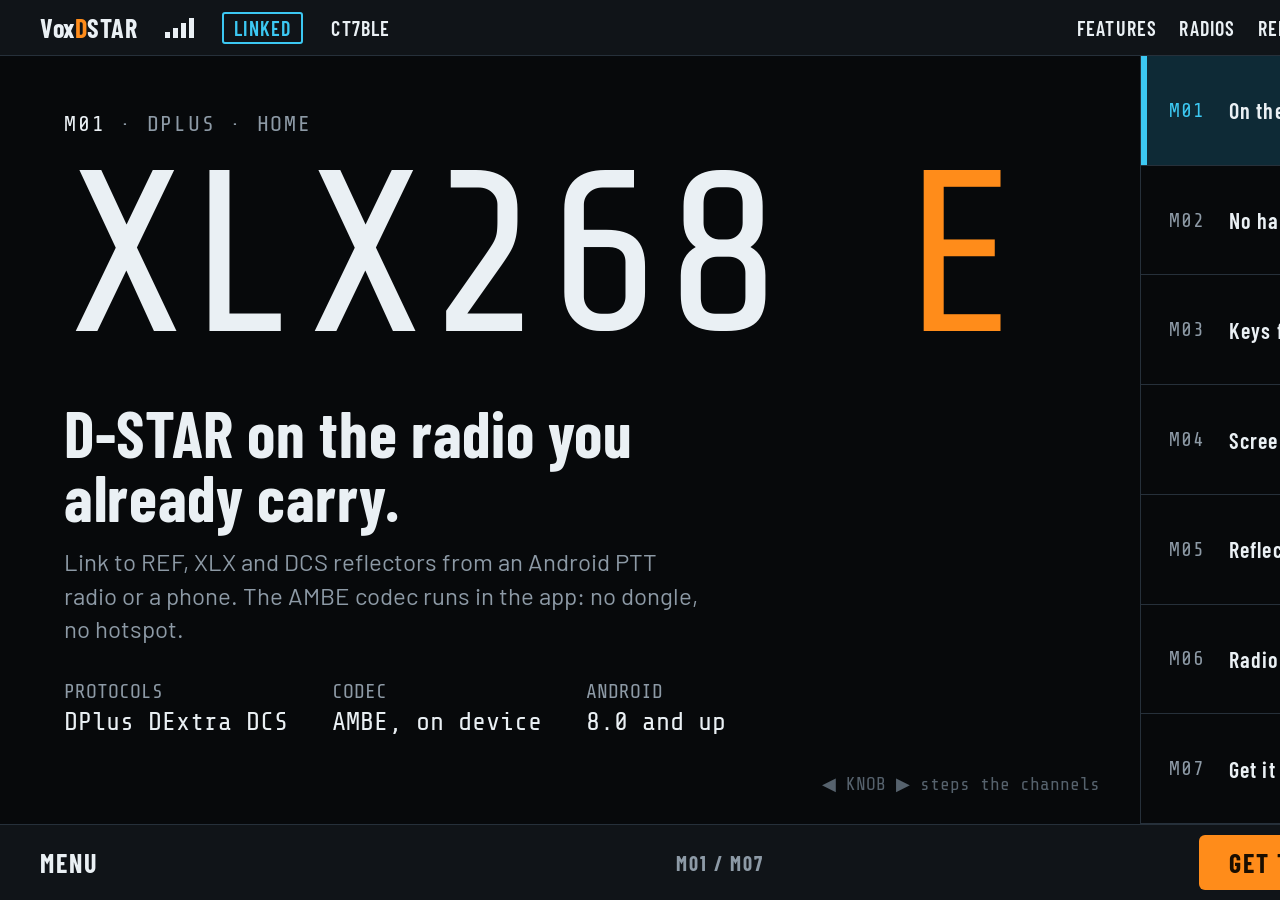
<file: .impeccable/mocks/decision/memory-bank.html>
<!doctype html>
<html lang="en"><head><meta charset="utf-8">
<link href="https://fonts.googleapis.com/css2?family=Barlow+Condensed:wght@500;600;700&family=Barlow:wght@400;600&family=Share+Tech+Mono&display=swap" rel="stylesheet">
<style>
:root{--screen:#07090B;--panel:#101418;--line:#26303A;--ink:#EAF0F4;--muted:#8D9AA6;--faint:#56626D;--accent:#3CC8F2;--hi:#FF8C1A;--rx:#3EE08A;--tx:#FF5247;--wash:#0E2A36}
*{box-sizing:border-box;margin:0;padding:0}
html,body{width:1440px;height:900px;overflow:hidden;background:var(--screen);color:var(--ink);font-family:Barlow,sans-serif}
.status{height:56px;background:var(--panel);border-bottom:1px solid var(--line);display:flex;align-items:center;padding:0 40px;gap:28px;font:600 20px "Barlow Condensed";letter-spacing:.06em}
.brand{font:700 26px "Barlow Condensed";letter-spacing:.02em}.brand b{color:var(--hi)}
.bars{display:flex;gap:3px;align-items:flex-end;height:20px}.bars i{width:5px;background:var(--ink)}
.chip{border:2px solid var(--accent);color:var(--accent);padding:2px 10px;border-radius:3px}
.status .r{margin-left:auto;display:flex;gap:28px;color:var(--muted)}.status nav a{color:var(--ink);text-decoration:none;margin-left:22px}
.main{display:grid;grid-template-columns:1fr 300px;height:calc(900px - 56px - 76px)}
.disp{padding:56px 64px 0;position:relative}
.ch{font:22px "Share Tech Mono";color:var(--muted);letter-spacing:.08em}
.ch b{color:var(--ink);font-weight:400}
.readout{font:400 230px/0.9 "Share Tech Mono";letter-spacing:-.02em;margin-top:18px;white-space:nowrap}
.readout em{font-style:normal;color:var(--hi)}
.offer{margin-top:40px;max-width:760px}
.offer h1{font:700 64px/1 "Barlow Condensed";letter-spacing:.01em}
.offer p{font:400 24px/1.4 Barlow;color:var(--muted);margin-top:16px;max-width:640px}
.facts{display:flex;gap:44px;margin-top:34px;font:20px "Share Tech Mono";color:var(--muted)}
.facts b{display:block;color:var(--ink);font-weight:400;font-size:26px;margin-top:4px}
.strip{border-left:1px solid var(--line);display:flex;flex-direction:column}
.strip a{flex:1;display:flex;align-items:center;gap:16px;padding:0 28px;border-bottom:1px solid var(--line);color:var(--ink);text-decoration:none;font:600 22px "Barlow Condensed";letter-spacing:.05em}
.strip a span{font:20px "Share Tech Mono";color:var(--muted);width:44px}
.strip a.on{background:var(--wash);box-shadow:inset 6px 0 0 var(--accent)}.strip a.on span{color:var(--accent)}
.knob{position:absolute;right:40px;bottom:30px;font:18px "Share Tech Mono";color:var(--faint)}
.soft{height:76px;background:var(--panel);border-top:1px solid var(--line);display:grid;grid-template-columns:1fr 1fr 1fr;align-items:center;padding:0 40px;font:700 26px "Barlow Condensed";letter-spacing:.08em}
.soft .mid{justify-self:center;color:var(--muted);font-size:20px}
.soft .apk{justify-self:end;background:var(--hi);color:#1A0E00;padding:12px 30px;border-radius:6px}
</style></head><body>
<header class="status">
  <span class="brand">Vox<b>D</b>STAR</span>
  <span class="bars"><i style="height:6px"></i><i style="height:10px"></i><i style="height:15px"></i><i style="height:20px"></i></span>
  <span class="chip">LINKED</span><span>CT7BLE</span>
  <div class="r"><nav><a href="#">FEATURES</a><a href="#">RADIOS</a><a href="#">REFLECTORS</a><a href="#">PT</a></nav></div>
</header>
<div class="main">
  <section class="disp">
    <p class="ch"><b>M01</b> · DPLUS · HOME</p>
    <div class="readout">XLX268 <em>E</em></div>
    <div class="offer">
      <h1>D-STAR on the radio you already carry.</h1>
      <p>Link to REF, XLX and DCS reflectors from an Android PTT radio or a phone. The AMBE codec runs in the app: no dongle, no hotspot.</p>
      <div class="facts"><span>PROTOCOLS<b>DPlus DExtra DCS</b></span><span>CODEC<b>AMBE, on device</b></span><span>ANDROID<b>8.0 and up</b></span></div>
    </div>
    <p class="knob">◀ KNOB ▶ steps the channels</p>
  </section>
  <nav class="strip" aria-label="Channels">
    <a class="on" href="#"><span>M01</span>On the air</a>
    <a href="#"><span>M02</span>No hardware</a>
    <a href="#"><span>M03</span>Keys first</a>
    <a href="#"><span>M04</span>Screen off</a>
    <a href="#"><span>M05</span>Reflectors</a>
    <a href="#"><span>M06</span>Radios</a>
    <a href="#"><span>M07</span>Get it</a>
  </nav>
</div>
<footer class="soft"><span>MENU</span><span class="mid">M01 / M07</span><a class="apk">GET THE APK</a></footer>
</body></html>
</file>
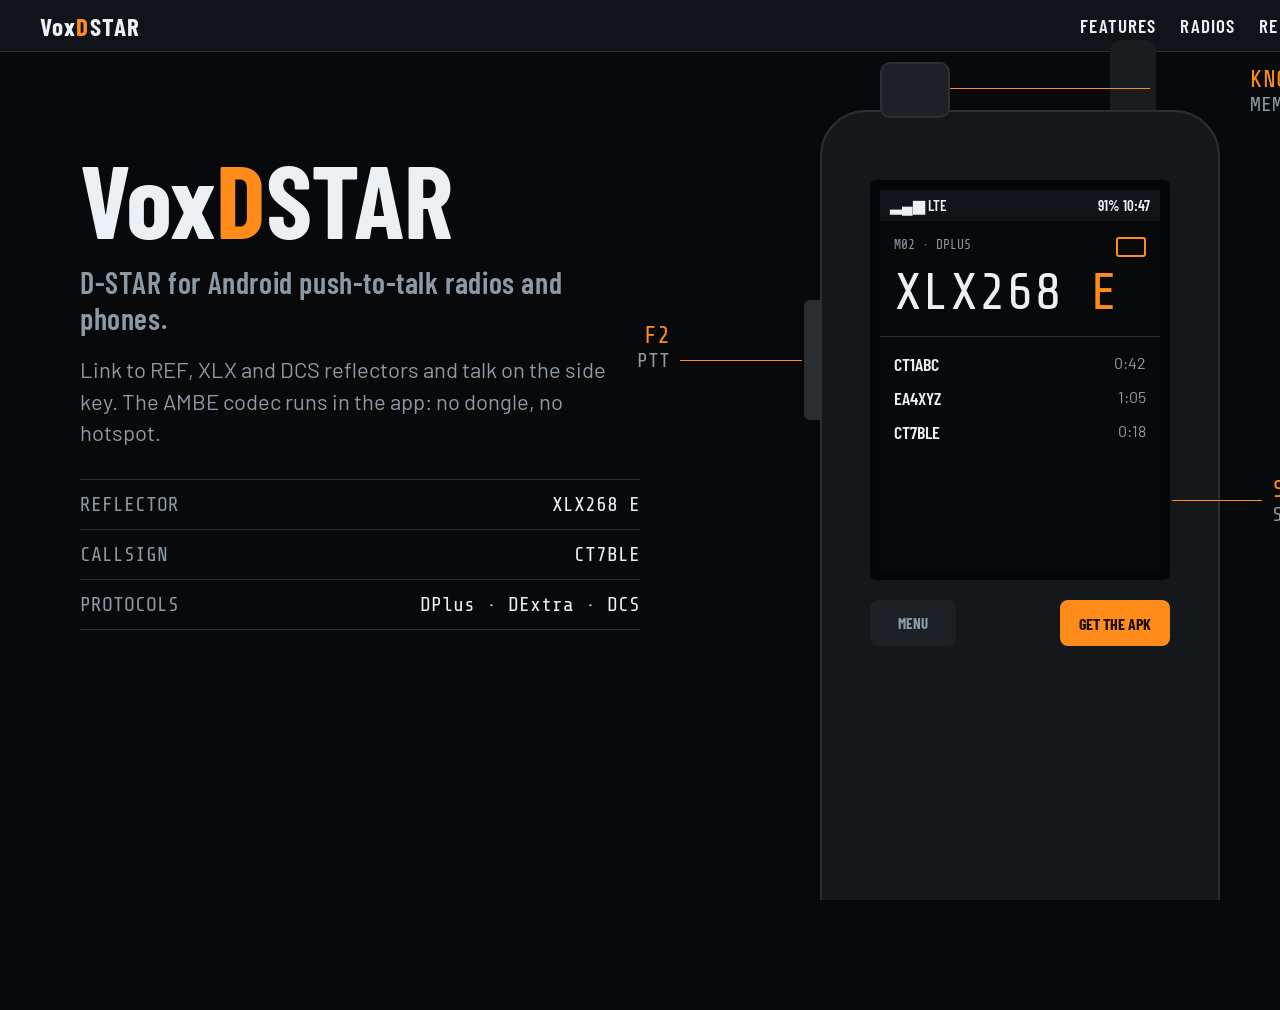
<file: .impeccable/mocks/decision/radio-in-hand.html>
<!doctype html>
<html lang="en"><head><meta charset="utf-8">
<link href="https://fonts.googleapis.com/css2?family=Barlow+Condensed:wght@500;600;700&family=Barlow:wght@400;600&family=Share+Tech+Mono&display=swap" rel="stylesheet">
<style>
:root{--screen:#07090B;--panel:#101418;--line:#26303A;--ink:#EAF0F4;--muted:#8D9AA6;--accent:#3CC8F2;--hi:#FF8C1A;--rx:#3EE08A}
*{box-sizing:border-box;margin:0;padding:0}
html,body{width:1440px;height:900px;overflow:hidden;background:var(--screen);color:var(--ink);font-family:Barlow,sans-serif;position:relative}
.status{height:52px;background:var(--panel);border-bottom:1px solid var(--line);display:flex;align-items:center;padding:0 40px;gap:26px;font:600 19px "Barlow Condensed";letter-spacing:.06em}
.brand{font:700 25px "Barlow Condensed"}.brand b{color:var(--hi)}
.status nav{margin-left:auto}.status nav a{color:var(--ink);text-decoration:none;margin-left:24px}
.copy{position:absolute;left:80px;top:150px;width:560px}
.copy h1{font:700 104px/0.92 "Barlow Condensed"}.copy h1 b{color:var(--hi)}
.copy .sub{font:600 30px/1.2 "Barlow Condensed";margin-top:18px;letter-spacing:.02em}
.copy p{font:400 22px/1.45 Barlow;color:var(--muted);margin-top:18px}
.rows{margin-top:30px;border-top:1px solid var(--line)}
.rows div{display:flex;justify-content:space-between;padding:13px 0;border-bottom:1px solid var(--line);font:20px "Share Tech Mono";color:var(--muted)}
.rows b{color:var(--ink);font-weight:400}
.radio{position:absolute;left:820px;top:110px;width:400px;height:900px;background:#15181b;border-radius:46px 46px 0 0;border:2px solid #2a2f34}
.ant{position:absolute;left:1110px;top:40px;width:46px;height:90px;background:#1a1d20;border-radius:12px 12px 4px 4px}
.knob{position:absolute;left:880px;top:62px;width:70px;height:56px;background:#1d2125;border-radius:10px;border:2px solid #2a2f34}
.screen{position:absolute;left:870px;top:180px;width:300px;height:400px;background:var(--screen);border:10px solid #050607;border-radius:6px}
.sb{display:flex;justify-content:space-between;padding:6px 10px;font:600 15px "Barlow Condensed";background:var(--panel)}
.mem{font:13px "Share Tech Mono";color:var(--muted);padding:16px 14px 0;display:flex;justify-content:space-between}
.mem i{border:2px solid var(--hi);width:30px;height:20px;border-radius:3px}
.big{font:400 52px "Share Tech Mono";padding:6px 14px}.big b{color:var(--hi);font-weight:400}
.heard{border-top:1px solid var(--line);margin:8px 0 0;padding:10px 14px;font:16px Barlow;color:var(--muted)}
.heard div{display:flex;justify-content:space-between;padding:6px 0}.heard b{color:var(--ink);font:600 18px "Barlow Condensed"}
.keys{position:absolute;left:870px;top:600px;width:300px;display:flex;justify-content:space-between}
.keys span{width:86px;height:46px;background:#1d2125;border-radius:8px;font:700 15px "Barlow Condensed";display:grid;place-items:center;color:var(--muted)}
.keys a{width:110px;height:46px;background:var(--hi);color:#1A0E00;border-radius:8px;font:700 16px "Barlow Condensed";display:grid;place-items:center;text-decoration:none}
.ptt{position:absolute;left:804px;top:300px;width:16px;height:120px;background:#2a2f34;border-radius:6px 0 0 6px}
.lead{position:absolute;height:1px;background:var(--hi)}
.lab{position:absolute;font:20px "Share Tech Mono";color:var(--muted);text-align:right}.lab b{display:block;color:var(--hi);font-weight:400;font-size:24px}
</style></head><body>
<header class="status"><span class="brand">Vox<b>D</b>STAR</span><nav><a href="#">FEATURES</a><a href="#">RADIOS</a><a href="#">REFLECTORS</a><a href="#">PT</a></nav></header>
<div class="copy">
  <h1>Vox<b>D</b>STAR</h1>
  <p class="sub">D-STAR for Android push-to-talk radios and phones.</p>
  <p>Link to REF, XLX and DCS reflectors and talk on the side key. The AMBE codec runs in the app: no dongle, no hotspot.</p>
  <div class="rows"><div>REFLECTOR<b>XLX268 E</b></div><div>CALLSIGN<b>CT7BLE</b></div><div>PROTOCOLS<b>DPlus · DExtra · DCS</b></div></div>
</div>
<div class="ant"></div><div class="radio"></div><div class="knob"></div><div class="ptt"></div>
<div class="screen">
  <div class="sb"><span>▂▄▆ LTE</span><span>91%  10:47</span></div>
  <div class="mem">M02 · DPLUS<i></i></div>
  <div class="big">XLX268 <b>E</b></div>
  <div class="heard"><div><b>CT1ABC</b>0:42</div><div><b>EA4XYZ</b>1:05</div><div><b>CT7BLE</b>0:18</div></div>
</div>
<div class="keys"><span>MENU</span><a href="#">GET THE APK</a></div>
<span class="lead" style="left:680px;top:360px;width:122px"></span><p class="lab" style="left:560px;top:322px;width:110px"><b>F2</b>PTT</p>
<span class="lead" style="left:950px;top:88px;width:200px;transform:translateX(0)"></span>
<p class="lab" style="left:1250px;top:66px;width:150px;text-align:left"><b>KNOB</b>MEMORY</p>
<span class="lead" style="left:1172px;top:500px;width:90px"></span><p class="lab" style="left:1272px;top:476px;width:150px;text-align:left"><b>SCREEN OFF</b>STILL ON AIR</p>
</body></html>
</file>
<file: assets/fonts.css>
/* Self-hosted from @fontsource 5.1.0 (SIL Open Font License 1.1): Barlow, Barlow Condensed, Share Tech Mono. */
@font-face{font-family:"Barlow Condensed";font-style:normal;font-weight:600;font-display:swap;src:url(fonts/barlow-condensed-latin-600-normal.woff2) format("woff2");unicode-range:U+0000-00FF,U+0131,U+0152-0153,U+02BB-02BC,U+02C6,U+02DA,U+02DC,U+0304,U+0308,U+0329,U+2000-206F,U+20AC,U+2122,U+2191,U+2193,U+2212,U+2215,U+FEFF,U+FFFD}
@font-face{font-family:"Barlow Condensed";font-style:normal;font-weight:600;font-display:swap;src:url(fonts/barlow-condensed-latin-ext-600-normal.woff2) format("woff2");unicode-range:U+0100-02BA,U+02BD-02C5,U+02C7-02CC,U+02CE-02D7,U+02DD-02FF,U+0304,U+0308,U+0329,U+1D00-1DBF,U+1E00-1E9F,U+1EF2-1EFF,U+2020,U+20A0-20AB,U+20AD-20C0,U+2113,U+2C60-2C7F,U+A720-A7FF}
@font-face{font-family:"Barlow Condensed";font-style:normal;font-weight:700;font-display:swap;src:url(fonts/barlow-condensed-latin-700-normal.woff2) format("woff2");unicode-range:U+0000-00FF,U+0131,U+0152-0153,U+02BB-02BC,U+02C6,U+02DA,U+02DC,U+0304,U+0308,U+0329,U+2000-206F,U+20AC,U+2122,U+2191,U+2193,U+2212,U+2215,U+FEFF,U+FFFD}
@font-face{font-family:"Barlow Condensed";font-style:normal;font-weight:700;font-display:swap;src:url(fonts/barlow-condensed-latin-ext-700-normal.woff2) format("woff2");unicode-range:U+0100-02BA,U+02BD-02C5,U+02C7-02CC,U+02CE-02D7,U+02DD-02FF,U+0304,U+0308,U+0329,U+1D00-1DBF,U+1E00-1E9F,U+1EF2-1EFF,U+2020,U+20A0-20AB,U+20AD-20C0,U+2113,U+2C60-2C7F,U+A720-A7FF}
@font-face{font-family:"Barlow";font-style:normal;font-weight:400;font-display:swap;src:url(fonts/barlow-latin-400-normal.woff2) format("woff2");unicode-range:U+0000-00FF,U+0131,U+0152-0153,U+02BB-02BC,U+02C6,U+02DA,U+02DC,U+0304,U+0308,U+0329,U+2000-206F,U+20AC,U+2122,U+2191,U+2193,U+2212,U+2215,U+FEFF,U+FFFD}
@font-face{font-family:"Barlow";font-style:normal;font-weight:400;font-display:swap;src:url(fonts/barlow-latin-ext-400-normal.woff2) format("woff2");unicode-range:U+0100-02BA,U+02BD-02C5,U+02C7-02CC,U+02CE-02D7,U+02DD-02FF,U+0304,U+0308,U+0329,U+1D00-1DBF,U+1E00-1E9F,U+1EF2-1EFF,U+2020,U+20A0-20AB,U+20AD-20C0,U+2113,U+2C60-2C7F,U+A720-A7FF}
@font-face{font-family:"Barlow";font-style:normal;font-weight:600;font-display:swap;src:url(fonts/barlow-latin-600-normal.woff2) format("woff2");unicode-range:U+0000-00FF,U+0131,U+0152-0153,U+02BB-02BC,U+02C6,U+02DA,U+02DC,U+0304,U+0308,U+0329,U+2000-206F,U+20AC,U+2122,U+2191,U+2193,U+2212,U+2215,U+FEFF,U+FFFD}
@font-face{font-family:"Barlow";font-style:normal;font-weight:600;font-display:swap;src:url(fonts/barlow-latin-ext-600-normal.woff2) format("woff2");unicode-range:U+0100-02BA,U+02BD-02C5,U+02C7-02CC,U+02CE-02D7,U+02DD-02FF,U+0304,U+0308,U+0329,U+1D00-1DBF,U+1E00-1E9F,U+1EF2-1EFF,U+2020,U+20A0-20AB,U+20AD-20C0,U+2113,U+2C60-2C7F,U+A720-A7FF}
@font-face{font-family:"Share Tech Mono";font-style:normal;font-weight:400;font-display:swap;src:url(fonts/share-tech-mono-latin-400-normal.woff2) format("woff2")}
</file>
<file: styles.css>
/* VoxDSTAR site: the app's night display, carried to the web. */
:root{
  --screen:#07090B; --panel:#101418; --raised:#182026; --line:#26303A; --meter-off:#1C242B;
  --ink:#EAF0F4; --muted:#8D9AA6; --faint:#56626D;
  --accent:#3CC8F2; --hi:#FF8C1A; --on-hi:#1A0E00; --brand:#FFB547;
  --capture-well:#030405; --rx:#3EE08A; --on-rx:#021A0C; --tx:#FF5247; --on-tx:#1C0302;
  --lede-ink:#B4BFC8;
  --status-h:56px; --soft-h:72px; --strip-h:64px;
  --gutter:clamp(20px,4.4vw,64px);
  --mono:"Share Tech Mono",ui-monospace,monospace;
  --cond:"Barlow Condensed","Arial Narrow",sans-serif;
  --sans:"Barlow",system-ui,sans-serif;
  color-scheme:dark;
}
*,*::before,*::after{box-sizing:border-box}
html{scroll-padding-top:calc(var(--status-h) + var(--strip-h));scrollbar-color:var(--line) var(--screen);-webkit-text-size-adjust:100%}
body{margin:0;background:var(--screen);color:var(--ink);font:400 20px/1.5 var(--sans);font-variant-numeric:tabular-nums;-webkit-font-smoothing:antialiased}
::selection{background:var(--accent);color:var(--screen)}
::-webkit-scrollbar{width:10px;height:10px}::-webkit-scrollbar-track{background:var(--screen)}::-webkit-scrollbar-thumb{background:var(--line);border-radius:5px}
a{color:inherit;text-underline-offset:.2em;text-decoration-thickness:1px}
a:focus-visible,button:focus-visible{outline:2px solid var(--accent);outline-offset:3px;border-radius:2px}
img{display:block;max-width:100%;height:auto}
h1,h2,h3,p,ul,ol,dl,dd,figure{margin:0;padding:0}
ul,ol{list-style:none}
.sr-only{position:absolute;width:1px;height:1px;overflow:hidden;clip:rect(0 0 0 0);white-space:nowrap}
.skip{position:absolute;left:12px;top:-60px;z-index:20;background:var(--hi);color:var(--on-hi);padding:12px 16px;font:600 18px var(--cond);border-radius:4px;text-decoration:none}
.skip:focus{top:8px}

/* ---- status bar: the app's own top line */
.status{position:sticky;top:0;z-index:10;height:var(--status-h);background:var(--panel);border-bottom:1px solid var(--line);display:flex;align-items:center;gap:24px;padding:0 var(--gutter)}
.brand{display:flex;align-items:center;gap:10px;text-decoration:none;font:600 26px/1 var(--cond);letter-spacing:.01em}
.brand img{width:25px;height:32px}
.brand b{color:var(--brand);font-weight:600}
.bars{display:flex;align-items:flex-end;gap:3px;height:20px}
.bars i{width:5px;background:var(--ink);border-radius:1px}
.bars i:nth-child(1){height:6px}.bars i:nth-child(2){height:10px}.bars i:nth-child(3){height:15px}.bars i:nth-child(4){height:20px;background:var(--meter-off)}
.chip{font:20px/1 var(--mono);color:var(--accent);border:2px solid var(--accent);border-radius:4px;padding:4px 8px;letter-spacing:.04em;white-space:nowrap}
.status nav{margin-left:auto;display:flex;align-items:center;gap:24px;font:600 19px var(--cond);letter-spacing:.02em}
.status nav a{text-decoration:none;color:var(--ink)}
.status nav a:hover{color:var(--accent)}
.lang{border:1px solid var(--line);border-radius:4px;padding:4px 8px;letter-spacing:.08em}
.clock{font:22px/1 var(--mono);letter-spacing:.04em}

/* ---- the channel strip: a sticky row of memories under the hero, stepped like the knob */
.strip{position:sticky;top:var(--status-h);z-index:9;display:flex;align-items:stretch;background:var(--screen);border-top:1px solid var(--line);border-bottom:1px solid var(--line)}
.strip h2{position:absolute;width:1px;height:1px;overflow:hidden;clip:rect(0 0 0 0);white-space:nowrap}
.strip ol{flex:1;display:flex;overflow-x:auto;scrollbar-width:none}
.strip ol::-webkit-scrollbar{display:none}
.strip li{flex:1 0 auto;display:flex}
.strip a{flex:1;display:flex;flex-direction:column;justify-content:center;gap:2px;min-height:calc(var(--strip-h) - 2px);padding:0 20px;border-right:1px solid var(--line);text-decoration:none;font:400 19px/1.15 var(--sans);color:var(--muted);white-space:nowrap;transition:background-color .12s,color .12s}
.strip a .n{font:14px/1 var(--mono);letter-spacing:.04em;color:var(--muted)}
.strip a .m{display:none}
.strip a:hover{background:var(--raised);color:var(--ink)}
.strip a[aria-current="true"]{background:var(--raised);color:var(--ink);box-shadow:inset 0 3px 0 var(--accent)}
.strip a[aria-current="true"] .n{color:var(--accent)}
.strip .help{flex:none;align-self:center;padding:0 var(--gutter) 0 20px;font:14px/1.3 var(--sans);color:var(--muted);display:flex;align-items:center;gap:10px;max-width:300px}
.strip .help svg{flex:none}

.channels{display:block;min-width:0}
.ch{min-height:calc(100vh - var(--status-h) - var(--soft-h) - var(--strip-h));min-height:calc(100dvh - var(--status-h) - var(--soft-h) - var(--strip-h));padding:48px var(--gutter) 96px;border-bottom:1px solid var(--line)}
.chline{font:20px/1 var(--mono);letter-spacing:.08em;color:var(--muted);display:flex;gap:.6em;flex-wrap:wrap}
.chline b{color:var(--ink);font-weight:400}
.readout{font:400 clamp(60px,9.6vw,150px)/.92 var(--mono);letter-spacing:-.02em;margin-top:16px;white-space:nowrap}
.readout em{font-style:normal;color:var(--hi)}
.ch h2{font:600 clamp(38px,3.7vw,56px)/1.02 var(--cond);letter-spacing:.005em;margin-top:32px;max-width:22ch;text-wrap:balance}
.ch .lede{font-size:clamp(19px,1.5vw,22px);color:var(--muted);margin-top:16px;max-width:60ch;text-wrap:pretty}
.ch .lede strong{color:var(--ink);font-weight:600}

/* before the hero powers on (hero.js removes .m); shown anyway after 2.5 s if the scripts never run */
.m .hero [data-in],.m .hero .disp{opacity:0;animation:vx-show 0s 2.5s forwards}
@keyframes vx-show{to{opacity:1}}

/* M01: the first viewport. The pitch on the left, the radio's own display on the right, the action in reach */
.hero{display:grid;grid-template-columns:minmax(0,1fr) auto;column-gap:clamp(40px,5vw,96px);align-items:center;padding-top:28px;padding-bottom:24px;border-bottom:0}
#m01 .readout{font-size:clamp(64px,8.4vw,148px);margin-top:10px}
#m01 h1{font:600 clamp(40px,4vw,62px)/1 var(--cond);margin-top:20px;max-width:18ch;text-wrap:balance}
#m01 .lede{margin-top:12px;max-width:56ch;color:var(--lede-ink)}
.cta{display:flex;flex-wrap:wrap;align-items:center;gap:14px 28px;margin-top:28px}
.cta .how{font:600 22px/1 var(--cond);letter-spacing:.02em;color:var(--ink);text-decoration-color:var(--faint);text-underline-offset:.3em}
.cta .how:hover{color:var(--accent);text-decoration-color:currentColor}
.cta p{flex-basis:100%;font:15px/1.4 var(--mono);letter-spacing:.04em;color:var(--muted)}
#m01 .facts{margin-top:24px;padding-top:16px;border-top:1px solid var(--line)}

/* the HYT-P50 main screen, redrawn in the app's palette at the capture's 240x320 geometry, scaled by --u */
.unit{--u:1.5px;justify-self:end}
.disp{width:calc(240 * var(--u));height:calc(320 * var(--u));background:var(--screen);border:1px solid var(--line);outline:calc(12 * var(--u) / 1.5) solid var(--capture-well,#030405);display:flex;flex-direction:column;font-family:var(--mono);overflow:hidden}
.d-status{display:flex;align-items:center;gap:calc(6 * var(--u));height:calc(28 * var(--u));padding:0 calc(8 * var(--u));background:var(--panel);font-size:calc(13 * var(--u))}
.d-bars{display:flex;align-items:flex-end;gap:calc(1.5 * var(--u));height:calc(12 * var(--u))}
.d-bars i{width:calc(3 * var(--u));background:var(--ink)}
.d-bars i:nth-child(1){height:30%}.d-bars i:nth-child(2){height:55%}.d-bars i:nth-child(3){height:80%}.d-bars i:nth-child(4){height:100%;background:var(--meter-off)}
.d-net{color:var(--muted)}
.d-bat{margin-left:auto;display:flex;align-items:center;gap:calc(4 * var(--u))}
.d-bat i{width:calc(20 * var(--u));height:calc(10 * var(--u));border:1px solid var(--ink);border-radius:2px;background:linear-gradient(90deg,var(--ink) 91%,transparent 0) content-box;padding:1px}
.d-time{font-size:calc(17 * var(--u));min-width:3.6em;text-align:right}
.d-ch{display:flex;align-items:center;justify-content:space-between;padding:calc(12 * var(--u)) calc(14 * var(--u)) 0;font-size:calc(10 * var(--u));letter-spacing:.06em;color:var(--muted)}
.d-link{width:calc(26 * var(--u));height:calc(18 * var(--u));color:var(--hi)}
.d-ref{padding:calc(4 * var(--u)) calc(14 * var(--u)) calc(14 * var(--u));font-size:calc(31 * var(--u));line-height:1;letter-spacing:.02em;border-bottom:1px solid var(--line)}
.d-ref em{font-style:normal;color:var(--hi)}
.d-body{flex:1;position:relative;overflow:hidden}
.d-idle{padding:calc(14 * var(--u));font:400 calc(13 * var(--u))/1.35 var(--sans);color:var(--muted)}
.d-call{position:absolute;left:calc(10 * var(--u));right:calc(10 * var(--u));bottom:calc(12 * var(--u));display:grid;grid-template-columns:auto 1fr;align-items:center;column-gap:calc(10 * var(--u));padding:calc(8 * var(--u)) calc(10 * var(--u)) calc(10 * var(--u))}
.d-call b,.d-call .q{grid-column:1/-1}
.lvl{display:flex;gap:calc(2 * var(--u));height:calc(10 * var(--u));align-items:stretch}
.lvl i{flex:1;background:currentColor;opacity:.18;transition:opacity 60ms}
.lvl i.on{opacity:.85}
.d-call.rx{background:var(--rx);color:var(--on-rx)}
.d-call.tx{background:var(--tx);color:var(--on-tx)}
.d-call .t{font:600 calc(11 * var(--u))/1.3 var(--cond);letter-spacing:.12em;border:calc(1.25 * var(--u)) solid currentColor;border-radius:3px;padding:0 calc(4 * var(--u))}
.d-call b{display:block;font-weight:400;font-size:calc(28 * var(--u));line-height:1;margin-top:calc(6 * var(--u))}
.d-call .q{display:flex;justify-content:space-between;font-size:calc(11 * var(--u));margin-top:calc(6 * var(--u))}
.d-keys{display:flex;justify-content:space-between;height:calc(30 * var(--u));align-items:center;padding:0 calc(10 * var(--u));border-top:1px solid var(--line);font:600 calc(12 * var(--u)) var(--cond);letter-spacing:.06em;color:var(--muted)}
.unit figcaption{font:15px/1.45 var(--sans);color:var(--muted);margin-top:calc(12px + 12 * var(--u) / 1.5);max-width:calc(240 * var(--u))}
.facts{display:flex;flex-wrap:wrap;gap:16px 48px;margin-top:32px}
.facts div{font:17px var(--mono);letter-spacing:.06em;color:var(--muted)}
.facts dd{font:400 26px/1.2 var(--mono);color:var(--ink);letter-spacing:0;margin-top:4px}

/* two-column body inside a channel */
.split{display:grid;grid-template-columns:minmax(0,1fr) 506px;gap:clamp(32px,4vw,72px);margin-top:48px;align-items:start}

/* menu rows: the app's settings list, numbered, value on the right */
.rows{border-top:1px solid var(--line)}
.rows li{display:grid;grid-template-columns:34px minmax(0,1fr) auto;gap:4px 16px;align-items:baseline;padding:16px 0;border-bottom:1px solid var(--line)}
.rows .n{font:17px var(--mono);color:var(--muted)}
.rows b{font:600 24px/1.15 var(--cond);letter-spacing:.02em}
.rows .v{font:18px var(--mono);color:var(--muted);text-align:right;white-space:nowrap}
.rows p{grid-column:2/4;font-size:18px;line-height:1.45;color:var(--muted);max-width:58ch}

/* a captured screen, shown at whole pixels */
.screen{justify-self:center}
.screen .frame{background:var(--capture-well);border:1px solid var(--line);padding:12px}
.screen img{width:480px;height:640px;image-rendering:pixelated}
.screen figcaption{font:16px/1.45 var(--sans);color:var(--muted);margin-top:12px;max-width:480px}

/* M06: the same menu on a radio and a phone, side by side */
.devices{display:flex;flex-wrap:wrap;align-items:flex-end;gap:32px 48px;margin-top:48px}
.screen.phone img{width:360px;height:748px;image-rendering:auto}
.screen.phone figcaption{max-width:360px}
.split.after{grid-template-columns:minmax(0,1fr);max-width:820px}

/* M02: the signal path */
.path{margin-top:48px;display:grid;grid-template-columns:repeat(4,minmax(0,1fr));border:1px solid var(--line);overflow:hidden}
.path li{padding:24px;border-right:1px solid var(--line);position:relative}
.path li:last-child{border-right:0}
.path b{display:block;font:600 30px/1.05 var(--cond)}
.path p{font-size:17px;line-height:1.4;color:var(--muted);margin-top:8px}
.path li.app{background:var(--raised)}
.path li:not(:last-child)::after{content:"";position:absolute;right:-7px;top:50%;width:12px;height:12px;border-top:1px solid var(--muted);border-right:1px solid var(--muted);background:var(--screen);transform:translateY(-50%) rotate(45deg);z-index:1}
.path li.app:not(:last-child)::after{background:var(--raised)}
.pathnote{font-size:17px;color:var(--muted);margin-top:12px}
.notneeded{display:flex;flex-wrap:wrap;align-items:baseline;gap:12px 24px;margin-top:24px;font:18px var(--mono);letter-spacing:.06em;color:var(--muted)}
.notneeded s{color:var(--muted);text-decoration-color:var(--ink);text-decoration-thickness:2px}
.encode{margin-top:40px;max-width:820px}

/* M04: the call panel colours, used only for receive and transmit */
.states{display:grid;grid-template-columns:1fr 1fr;gap:16px;margin-top:24px}
.state{padding:16px 20px 20px}
.state .t{font:600 18px var(--cond);letter-spacing:.12em;border:2px solid currentColor;border-radius:4px;padding:0 8px}
.state b{display:block;font:400 34px/1.05 var(--mono);margin-top:12px}
.state p{font-size:16px;line-height:1.4;margin-top:8px}
.state.rx{background:var(--rx);color:var(--on-rx)}
.state.tx{background:var(--tx);color:var(--on-tx)}
.example{font:15px/1.4 var(--sans);color:var(--muted);margin-top:8px}

/* M06: radios */
.radios{margin-top:48px;border-top:1px solid var(--line)}
.radios li{display:grid;grid-template-columns:minmax(0,1.2fr) minmax(0,1fr) minmax(0,1.4fr);gap:8px 28px;padding:20px 0;border-bottom:1px solid var(--line);align-items:baseline}
.radios b{font:600 30px/1.1 var(--cond)}
.radios .os{font:18px var(--mono);color:var(--muted)}
.radios p{font-size:18px;line-height:1.45;color:var(--muted)}

/* M07: get it */
#m07 .readout em{color:var(--hi)}
.get{display:flex;flex-wrap:wrap;align-items:center;gap:24px 32px;margin-top:40px}
.apk{display:inline-flex;align-items:center;gap:12px;background:var(--hi);color:var(--on-hi);font:600 26px/1 var(--cond);letter-spacing:.02em;text-decoration:none;padding:16px 32px;border-radius:6px;transition:background-color .12s}
.apk:hover{background:#FFA347}
.apk:active{background:#E67600}
.get p{font:17px/1.4 var(--mono);color:var(--muted);letter-spacing:.03em}
.need{margin-top:48px}
.fine{margin-top:48px;padding-top:24px;border-top:1px solid var(--line);font-size:16px;line-height:1.55;color:var(--muted);max-width:78ch}
.fine p+p{margin-top:12px}

/* ---- softkey bar */
.soft{position:sticky;bottom:0;z-index:10;height:var(--soft-h);background:var(--panel);border-top:1px solid var(--line);display:grid;grid-template-columns:1fr auto 1fr;align-items:center;padding:0 var(--gutter)}
.soft .menu{font:600 24px var(--cond);letter-spacing:.02em;color:var(--ink);text-decoration:none}
.soft .menu:hover{color:var(--accent)}
.soft .count{font:19px var(--mono);color:var(--muted);letter-spacing:.06em;white-space:nowrap}
.soft .count b{color:var(--ink);font-weight:400}
.soft .apk{justify-self:end;font-size:22px;padding:12px 24px}

/* ---- narrower screens */
@media (max-width:1180px){
  .strip .help{display:none}
  .unit{--u:1.25px}
  .split{grid-template-columns:1fr}
  .screen{justify-self:start}
}
@media (max-width:900px){
  :root{--status-h:52px;--soft-h:64px;--strip-h:58px}
  .status{gap:16px}
  .status nav .sec,.bars,.clock{display:none}
  .chip{font-size:17px}
  .strip a{font-size:17px;padding:0 16px}
  .hero{grid-template-columns:minmax(0,1fr);row-gap:48px}
  .unit{justify-self:start}
  .ch{padding-top:36px;padding-bottom:64px;min-height:0}
  .path{grid-template-columns:1fr 1fr}
  .path li:nth-child(2){border-right:0}
  .path li:nth-child(-n+2){border-bottom:1px solid var(--line)}
  .path li:nth-child(2)::after{display:none}
  .radios li{grid-template-columns:1fr}
  .states{grid-template-columns:1fr}
}
@media (max-width:560px){
  .soft .count{display:none}
  .soft{grid-template-columns:1fr 1fr}
  .soft .apk{font-size:19px;padding:12px 16px}
  .screen img{width:240px;height:320px}
  .unit{--u:1px}
  .screen.phone img{width:240px;height:499px}
  .screen .frame{padding:8px}
  .path{grid-template-columns:1fr}
  .path li{border-right:0;border-bottom:1px solid var(--line)}
  .path li:last-child{border-bottom:0}
  .path li::after{display:none}
  .facts{gap:16px 32px}
  .facts dd{font-size:22px}
  .rows li{grid-template-columns:28px minmax(0,1fr) auto}
}

/* ---- the HYT-P50, drawn: captures and the redrawn display sit in its screen at 1:1, never scaled up */
.p50{position:relative;width:326px;height:774px;background:url(assets/devices/p50.svg) no-repeat center/326px 774px}
.p50>img,.p50>.disp{position:absolute;left:42px;top:157px;width:240px;height:320px}
.p50>img{image-rendering:pixelated}
.p50>.disp{--u:1px;border:0;outline:0}
.unit figcaption,.screen .p50+figcaption{max-width:326px}
.unit figcaption{margin-top:12px}
@media (max-width:379px){.p50{zoom:.88}}

/* ---- docs: the same bank, channels that run as long as they need */
.docs .ch{min-height:0}
.docs .ch>h2:first-of-type{margin-top:20px}
.more{margin-top:24px;font:600 22px/1 var(--cond);letter-spacing:.02em}
.more a{text-decoration-color:var(--faint);text-underline-offset:.3em}
.more a:hover{color:var(--accent);text-decoration-color:currentColor}
.policy-h{font:600 clamp(38px,3.7vw,56px)/1.02 var(--cond);margin-top:20px;max-width:22ch;text-wrap:balance}
/* captures outside the hero: a plain well, at the capture's own 240x320 */
.screen.native img{width:240px;height:320px;image-rendering:pixelated}
.screen.native figcaption{max-width:264px}
.docs .ch h2+.rows{margin-top:32px}

/* ---- privacy policy: a plain document */
.policy{padding:56px var(--gutter) 96px}
.policy article{max-width:68ch}
.policy h1{font:600 clamp(40px,4vw,56px)/1.05 var(--cond)}
.policy .meta{font:15px/1.4 var(--mono);letter-spacing:.04em;color:var(--muted);margin-top:10px}
.policy h2{font:600 28px/1.15 var(--cond);margin-top:40px}
.policy p,.policy li{font-size:18px;line-height:1.6;color:var(--lede-ink)}
.policy p{margin-top:12px}
.policy .meta+p{margin-top:28px}
.policy ul{list-style:disc;padding-left:1.2em;margin-top:12px}
.policy li{margin-top:8px}
.policy li::marker{color:var(--faint)}
.policy strong{color:var(--ink);font-weight:600}
.policy a{color:var(--accent)}
.policy .pkg{font-family:var(--mono);font-size:.95em}
</file>
